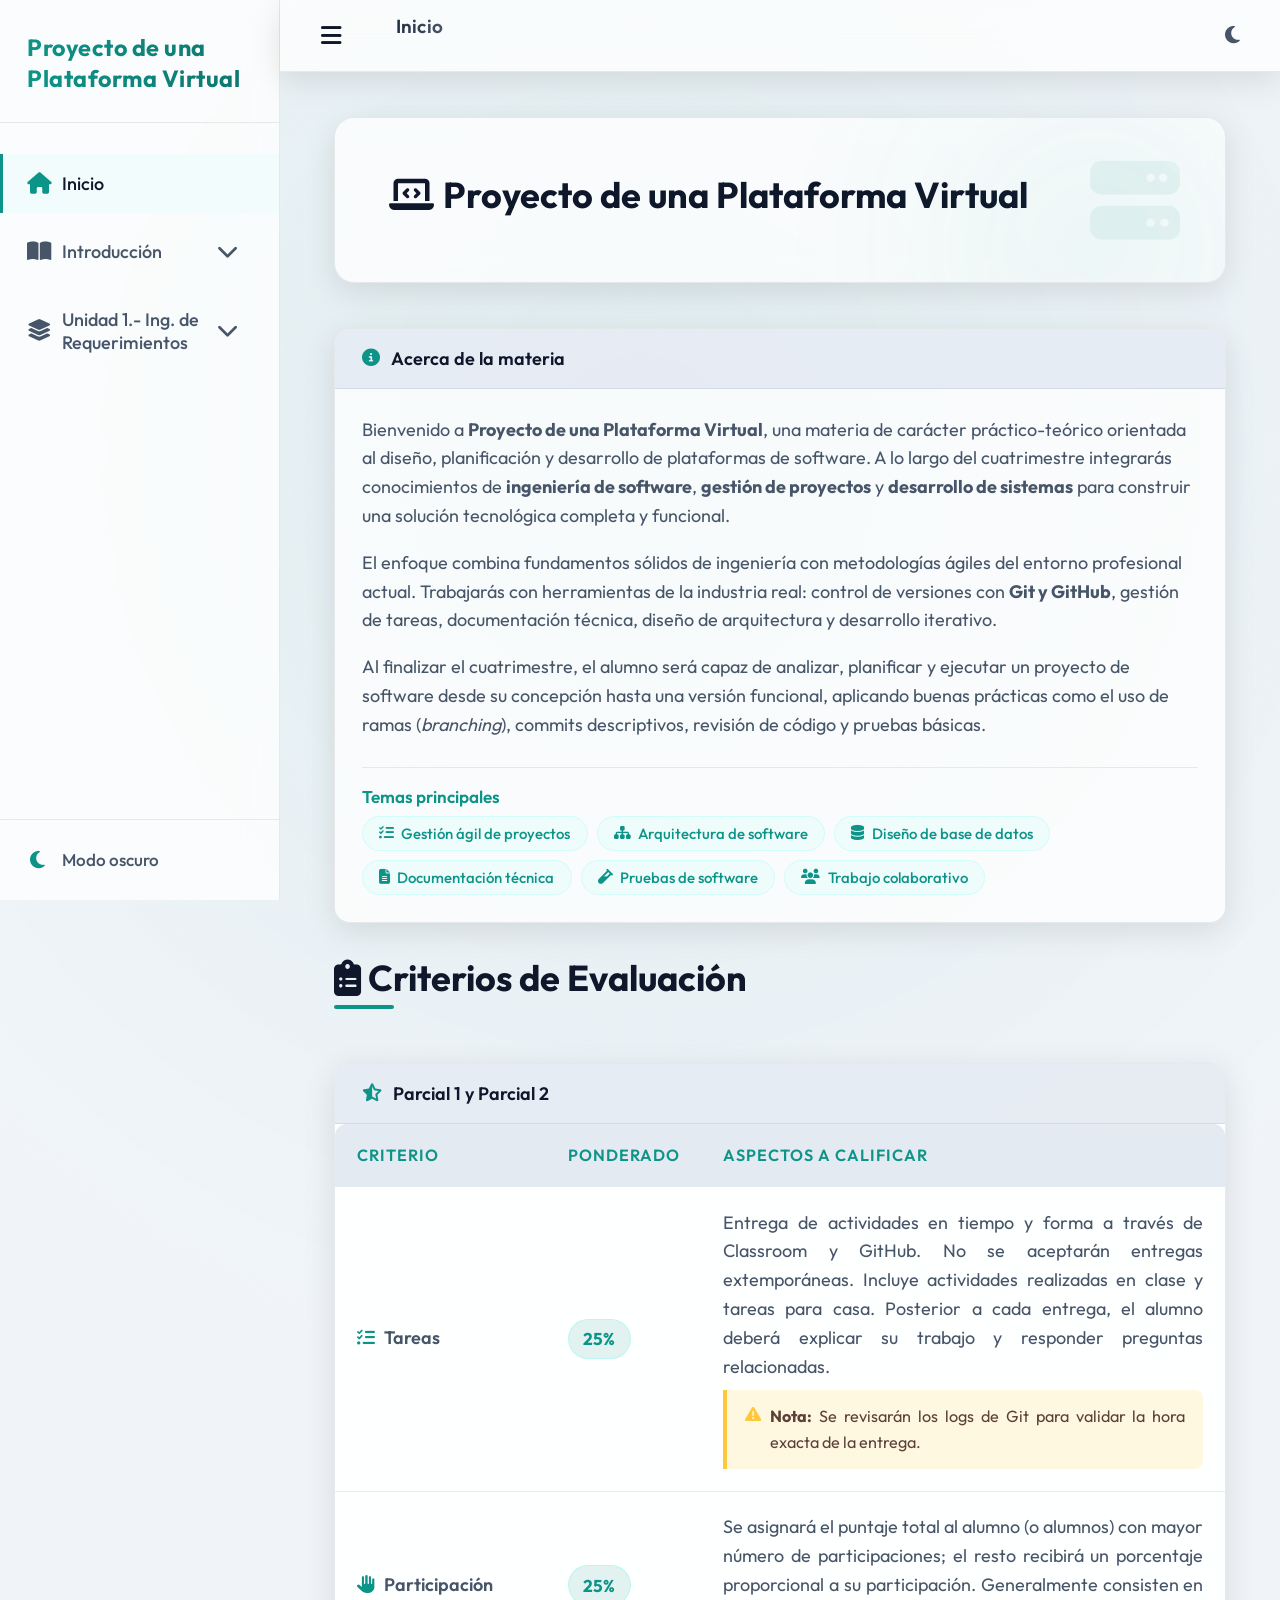
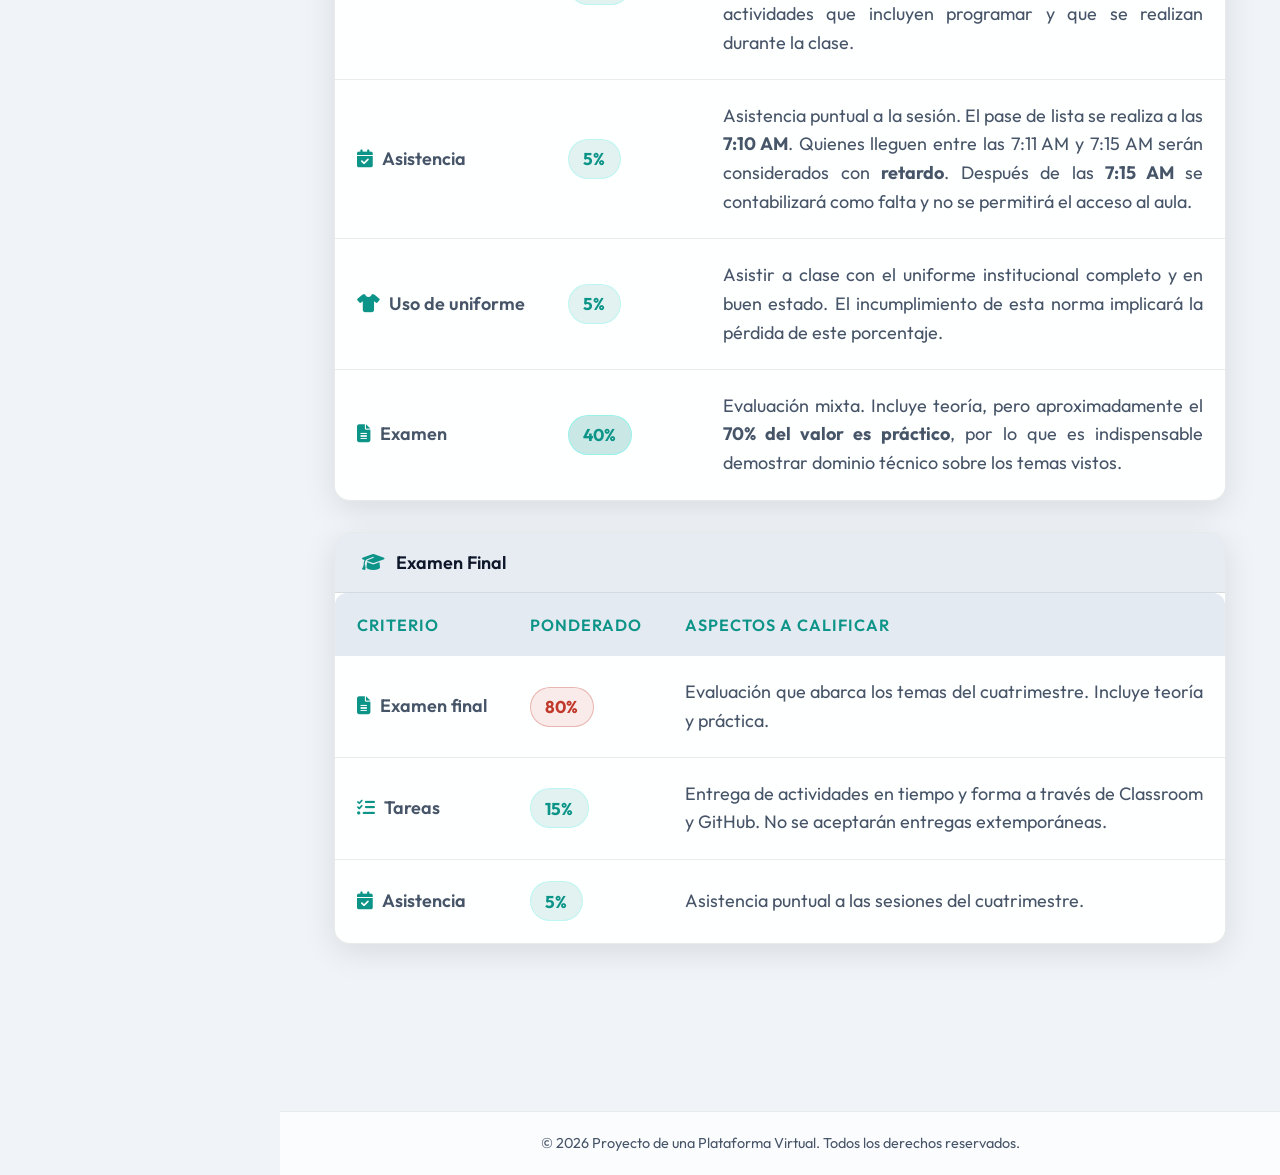
<file: index.html>
﻿<!DOCTYPE html>
<html lang="es" data-theme="dark">
<head>
  <meta charset="UTF-8" />
  <meta name="viewport" content="width=device-width, initial-scale=1.0" />
  <title>Inicio — Proyecto de una Plataforma Virtual</title>

  <link rel="stylesheet" href="https://cdnjs.cloudflare.com/ajax/libs/font-awesome/6.5.1/css/all.min.css" />
  <link rel="preconnect" href="https://fonts.googleapis.com" />
  <link rel="preconnect" href="https://fonts.gstatic.com" crossorigin />
  <link rel="stylesheet" href="https://fonts.googleapis.com/css2?family=Outfit:wght@300;400;500;600;700&display=swap" />
  <link rel="stylesheet" href="css/styles.css" />
</head>

<body>

  <div id="overlay"></div>

  <div class="app-container">

    <aside class="sidebar" id="sidebar"></aside>

    <div id="content">

      <header id="topbar" class="top-navbar"></header>

      <main class="page-content">

        <div class="page-hero">
          <i class="fas fa-server hero-icon"></i>
          <h1><i class="fas fa-laptop-code me-2"></i>Proyecto de una Plataforma Virtual</h1>
        </div>

        <div class="card">
          <div class="card-header">
            <i class="fas fa-info-circle"></i> Acerca de la materia
          </div>
          <div class="card-body">
            <div class="intro-text">
              <p>
                Bienvenido a <strong>Proyecto de una Plataforma Virtual</strong>, una materia de carácter
                práctico-teórico orientada al diseño, planificación y desarrollo de plataformas de software.
                A lo largo del cuatrimestre integrarás conocimientos de <strong>ingeniería de software</strong>,
                <strong>gestión de proyectos</strong> y <strong>desarrollo de sistemas</strong> para construir
                una solución tecnológica completa y funcional.
              </p>
              <p>
                El enfoque combina fundamentos sólidos de ingeniería con metodologías ágiles del entorno
                profesional actual. Trabajarás con herramientas de la industria real: control de versiones con
                <strong>Git y GitHub</strong>, gestión de tareas, documentación técnica, diseño de
                arquitectura y desarrollo iterativo.
              </p>
              <p>
                Al finalizar el cuatrimestre, el alumno será capaz de analizar, planificar y ejecutar un
                proyecto de software desde su concepción hasta una versión funcional, aplicando buenas
                prácticas como el uso de ramas (<em>branching</em>), commits descriptivos,
                revisión de código y pruebas básicas.
              </p>
            </div>

            <hr class="my-3" />
            <p class="section-label mb-2">Temas principales</p>
            <div class="topic-badges">
              <span class="topic-badge"><i class="fas fa-tasks"></i> Gestión ágil de proyectos</span>
              <span class="topic-badge"><i class="fas fa-sitemap"></i> Arquitectura de software</span>
              <span class="topic-badge"><i class="fas fa-database"></i> Diseño de base de datos</span>
              <span class="topic-badge"><i class="fas fa-file-alt"></i> Documentación técnica</span>
              <span class="topic-badge"><i class="fas fa-vial"></i> Pruebas de software</span>
              <span class="topic-badge"><i class="fas fa-users"></i> Trabajo colaborativo</span>
            </div>
          </div>
        </div>

        <h2 class="section-title section-mb">
          <i class="fas fa-clipboard-list"></i> Criterios de Evaluación
        </h2>

        <div class="card">
          <div class="card-header">
            <i class="fas fa-star-half-alt"></i> Parcial 1 y Parcial 2
          </div>
          <div class="card-body p-0">
            <div class="table-container" style="border:none;border-radius:0;box-shadow:none;padding:0;">
              <table class="eval-table">
                <thead>
                  <tr>
                    <th>Criterio</th>
                    <th>Ponderado</th>
                    <th>Aspectos a calificar</th>
                  </tr>
                </thead>
                <tbody>
                  <tr>
                    <td class="criterion-name"><i class="fas fa-tasks me-2 text-primary"></i>Tareas</td>
                    <td><span class="badge-pct">25%</span></td>
                    <td>
                      Entrega de actividades en tiempo y forma a través de Classroom y GitHub.
                      No se aceptarán entregas extemporáneas. Incluye actividades realizadas en clase
                      y tareas para casa. Posterior a cada entrega, el alumno deberá explicar su trabajo
                      y responder preguntas relacionadas.
                      <div class="note-box mt-2">
                        <i class="fas fa-exclamation-triangle"></i>
                        <span><strong>Nota:</strong> Se revisarán los logs de Git para validar la hora exacta de la entrega.</span>
                      </div>
                    </td>
                  </tr>
                  <tr>
                    <td class="criterion-name"><i class="fas fa-hand-paper me-2 text-primary"></i>Participación</td>
                    <td><span class="badge-pct">25%</span></td>
                    <td>
                      Se asignará el puntaje total al alumno (o alumnos) con mayor número de participaciones;
                      el resto recibirá un porcentaje proporcional a su participación. Generalmente consisten
                      en actividades que incluyen programar y que se realizan durante la clase.
                    </td>
                  </tr>
                  <tr>
                    <td class="criterion-name"><i class="fas fa-calendar-check me-2 text-primary"></i>Asistencia</td>
                    <td><span class="badge-pct">5%</span></td>
                    <td>
                      Asistencia puntual a la sesión. El pase de lista se realiza a las <strong>7:10 AM</strong>.
                      Quienes lleguen entre las 7:11 AM y 7:15 AM serán considerados con <strong>retardo</strong>.
                      Después de las <strong>7:15 AM</strong> se contabilizará como falta y
                      no se permitirá el acceso al aula.
                    </td>
                  </tr>
                  <tr>
                    <td class="criterion-name"><i class="fas fa-tshirt me-2 text-primary"></i>Uso de uniforme</td>
                    <td><span class="badge-pct">5%</span></td>
                    <td>
                      Asistir a clase con el uniforme institucional completo y en buen estado.
                      El incumplimiento de esta norma implicará la pérdida de este porcentaje.
                    </td>
                  </tr>
                  <tr>
                    <td class="criterion-name"><i class="fas fa-file-alt me-2 text-primary"></i>Examen</td>
                    <td><span class="badge-pct high">40%</span></td>
                    <td>
                      Evaluación mixta. Incluye teoría, pero aproximadamente el
                      <strong>70% del valor es práctico</strong>, por lo que es indispensable
                      demostrar dominio técnico sobre los temas vistos.
                    </td>
                  </tr>
                </tbody>
              </table>
            </div>
          </div>
        </div>

        <div class="card">
          <div class="card-header">
            <i class="fas fa-graduation-cap"></i> Examen Final
          </div>
          <div class="card-body p-0">
            <div class="table-container" style="border:none;border-radius:0;box-shadow:none;padding:0;">
              <table class="eval-table">
                <thead>
                  <tr>
                    <th>Criterio</th>
                    <th>Ponderado</th>
                    <th>Aspectos a calificar</th>
                  </tr>
                </thead>
                <tbody>
                  <tr>
                    <td class="criterion-name"><i class="fas fa-file-alt me-2 text-primary"></i>Examen final</td>
                    <td><span class="badge-pct top">80%</span></td>
                    <td>Evaluación que abarca los temas del cuatrimestre. Incluye teoría y práctica.</td>
                  </tr>
                  <tr>
                    <td class="criterion-name"><i class="fas fa-tasks me-2 text-primary"></i>Tareas</td>
                    <td><span class="badge-pct">15%</span></td>
                    <td>Entrega de actividades en tiempo y forma a través de Classroom y GitHub. No se aceptarán entregas extemporáneas.</td>
                  </tr>
                  <tr>
                    <td class="criterion-name"><i class="fas fa-calendar-check me-2 text-primary"></i>Asistencia</td>
                    <td><span class="badge-pct">5%</span></td>
                    <td>Asistencia puntual a las sesiones del cuatrimestre.</td>
                  </tr>
                </tbody>
              </table>
            </div>
          </div>
        </div>

      </main>

      <footer id="page-footer" class="page-footer"></footer>

    </div>
  </div>

  <script src="js/main.js"></script>
  <script>
    initPage({
      activePage : 'home',
      pageTitle  : 'Inicio',
      pageIcon   : 'fas fa-home',
      basePath   : ''
    });
  </script>
</body>
</html>
</file>
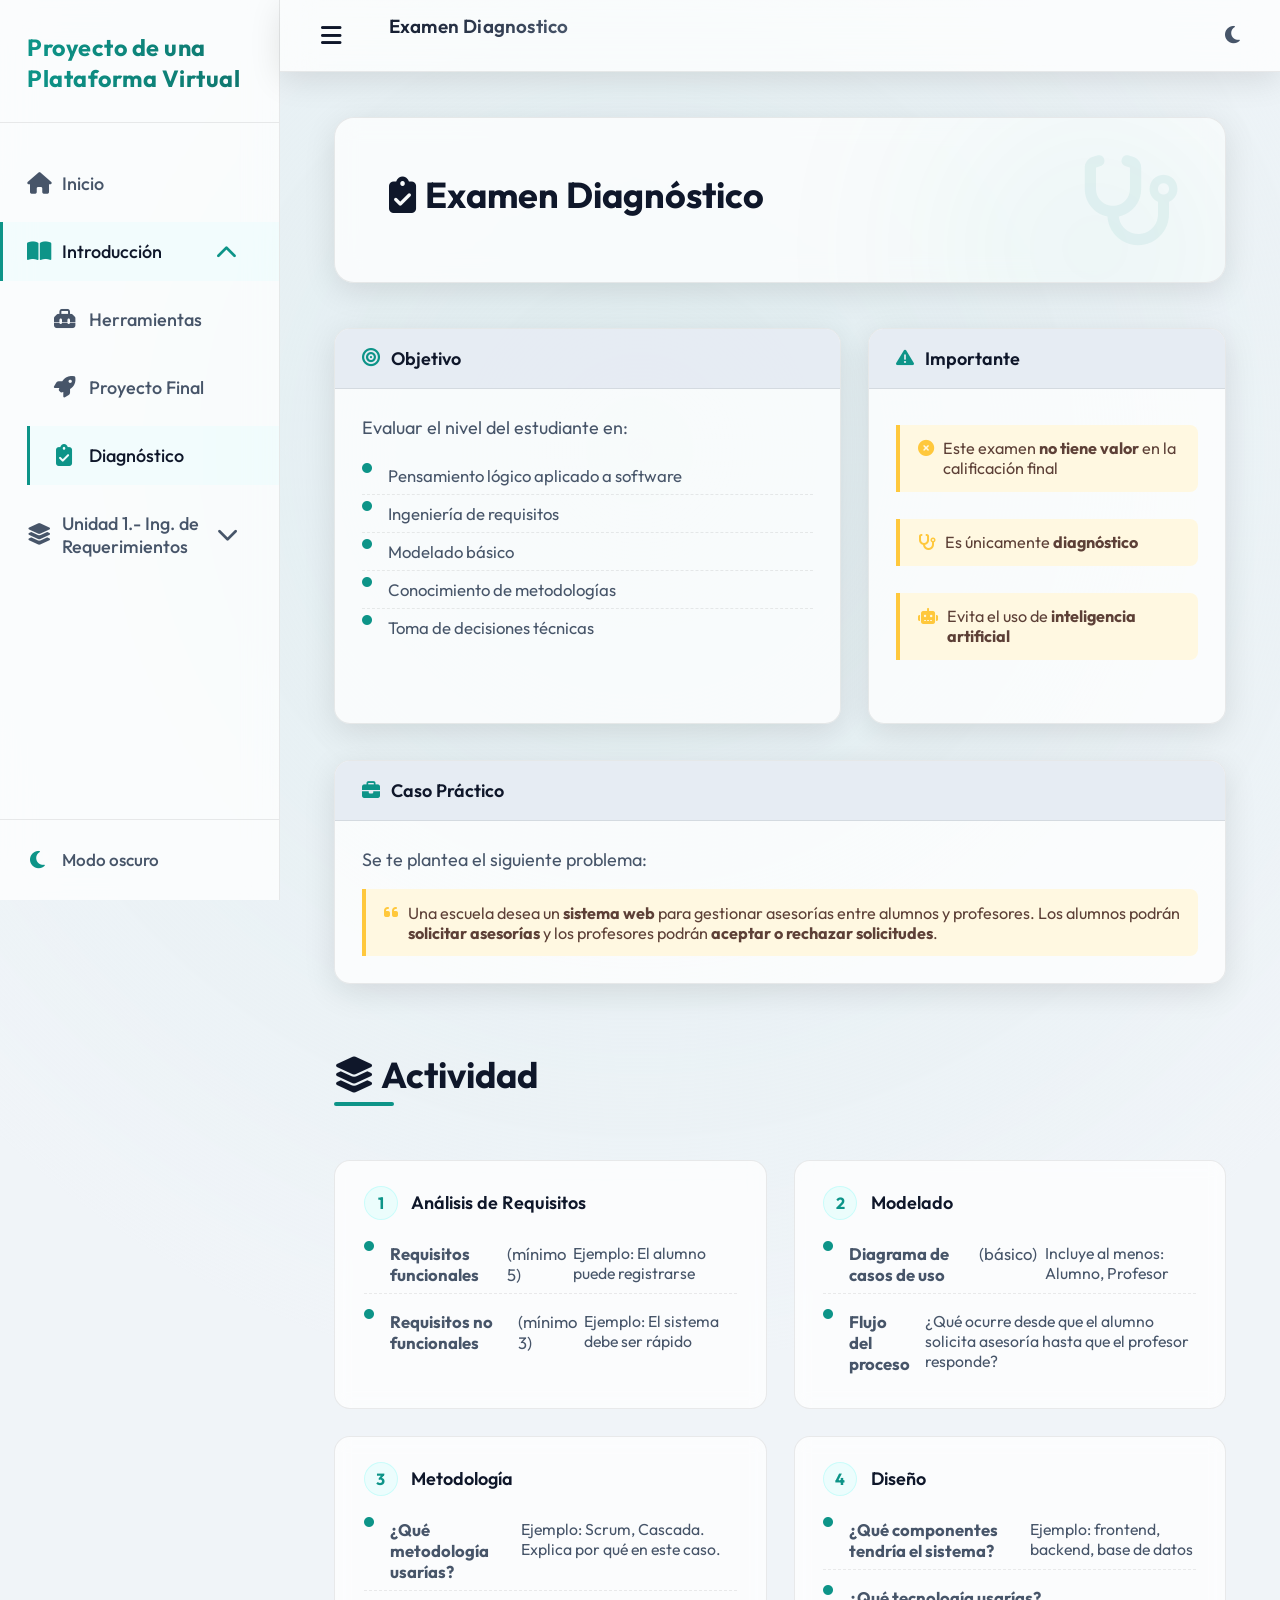
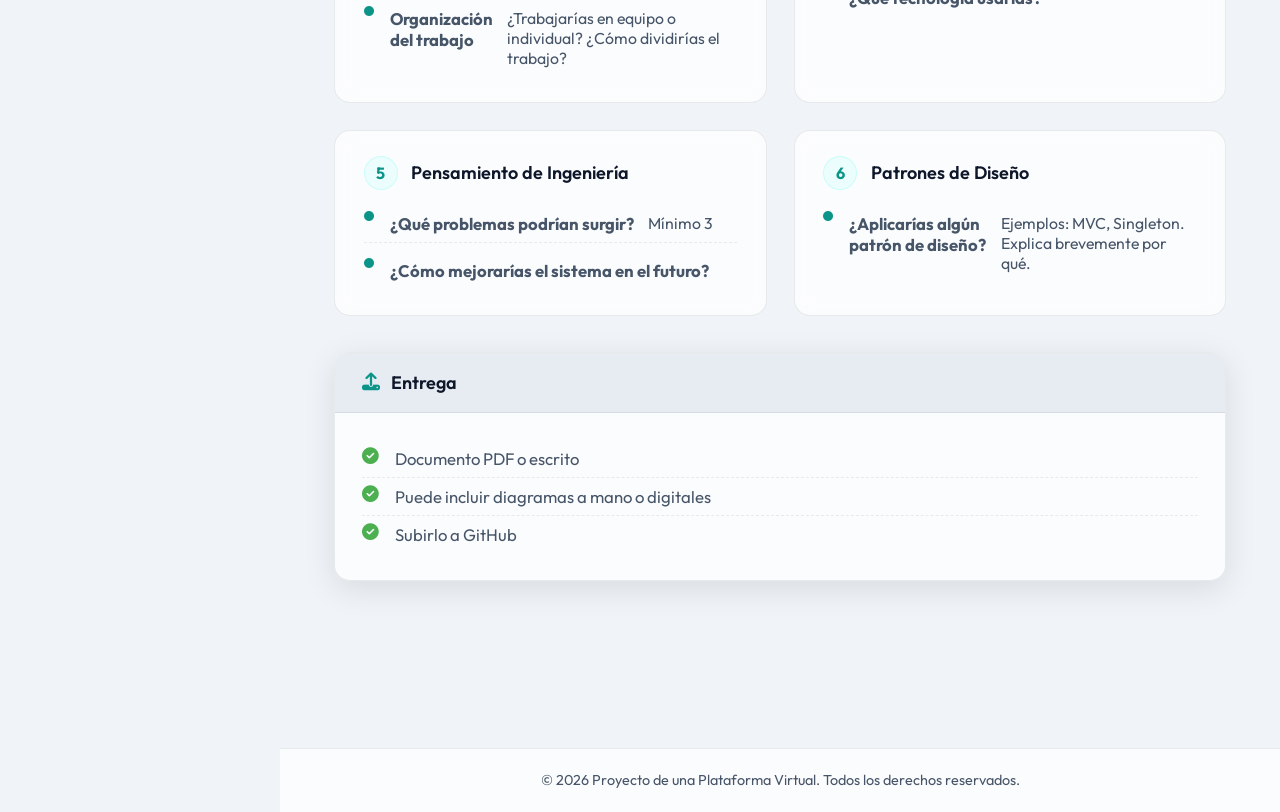
<file: pages/introduccion/examen-diagnostico/index.html>
﻿<!DOCTYPE html>
<html lang="es" data-theme="dark">
<head>
  <meta charset="UTF-8" />
  <meta name="viewport" content="width=device-width, initial-scale=1.0" />
  <title>Examen Diagnostico — PPV</title>
  <link rel="stylesheet" href="https://cdnjs.cloudflare.com/ajax/libs/font-awesome/6.5.1/css/all.min.css" />
  <link rel="preconnect" href="https://fonts.googleapis.com" />
  <link rel="preconnect" href="https://fonts.gstatic.com" crossorigin />
  <link rel="stylesheet" href="https://fonts.googleapis.com/css2?family=Outfit:wght@300;400;500;600;700&display=swap" />
  <link rel="stylesheet" href="../../../css/styles.css" />
</head>
<body>
  <div id="overlay"></div>
  <div class="app-container">
    <aside class="sidebar" id="sidebar"></aside>
    <div id="content">
      <header id="topbar" class="top-navbar"></header>
      <main class="page-content">

        <div class="page-hero">
          <i class="fas fa-stethoscope hero-icon"></i>
          <h1><i class="fas fa-clipboard-check me-2"></i>Examen Diagnóstico</h1>
        </div>

        <div class="row g-4">
          <div class="col-12 col-lg-7">
            <div class="card h-100">
              <div class="card-header"><i class="fas fa-bullseye"></i> Objetivo</div>
              <div class="card-body">
                <p class="mb-3 text-body-secondary">Evaluar el nivel del estudiante en:</p>
                <ul class="topic-list list-unstyled mb-3">
                  <li><i class="fas fa-circle fa-xs me-2 topic-dot"></i>Pensamiento lógico aplicado a software</li>
                  <li><i class="fas fa-circle fa-xs me-2 topic-dot"></i>Ingeniería de requisitos</li>
                  <li><i class="fas fa-circle fa-xs me-2 topic-dot"></i>Modelado básico</li>
                  <li><i class="fas fa-circle fa-xs me-2 topic-dot"></i>Conocimiento de metodologías</li>
                  <li><i class="fas fa-circle fa-xs me-2 topic-dot"></i>Toma de decisiones técnicas</li>
                </ul>
              </div>
            </div>
          </div>
          <div class="col-12 col-lg-5">
            <div class="card h-100">
              <div class="card-header"><i class="fas fa-exclamation-triangle"></i> Importante</div>
              <div class="card-body d-flex flex-column gap-3">
                <div class="note-box"><i class="fas fa-times-circle"></i><span>Este examen <strong>no tiene valor</strong> en la calificación final</span></div>
                <div class="note-box"><i class="fas fa-stethoscope"></i><span>Es únicamente <strong>diagnóstico</strong></span></div>
                <div class="note-box"><i class="fas fa-robot"></i><span>Evita el uso de <strong>inteligencia artificial</strong></span></div>
              </div>
            </div>
          </div>
        </div>

        <div class="card section-mt">
          <div class="card-header"><i class="fas fa-briefcase"></i> Caso Práctico</div>
          <div class="card-body">
            <p class="text-body-secondary mb-3">Se te plantea el siguiente problema:</p>
            <div class="note-box">
              <i class="fas fa-quote-left"></i>
              <span>
                Una escuela desea un <strong>sistema web</strong> para gestionar asesorías entre alumnos y profesores.
                Los alumnos podrán <strong>solicitar asesorías</strong> y los profesores podrán
                <strong>aceptar o rechazar solicitudes</strong>.
              </span>
            </div>
          </div>
        </div>

        <h2 class="section-title section-mt section-mb"><i class="fas fa-layer-group"></i> Actividad</h2>

        <div class="row g-4">
          <div class="col-12 col-md-6">
            <div class="diag-block">
              <div class="diag-header"><span class="block-num">1</span><h5>Análisis de Requisitos</h5></div>
              <ul class="topic-list list-unstyled mb-0">
                <li><i class="fas fa-circle fa-xs me-2 topic-dot"></i><strong>Requisitos funcionales</strong> (mínimo 5)<br /><span class="text-body-secondary small">Ejemplo: El alumno puede registrarse</span></li>
                <li class="mt-2"><i class="fas fa-circle fa-xs me-2 topic-dot"></i><strong>Requisitos no funcionales</strong> (mínimo 3)<br /><span class="text-body-secondary small">Ejemplo: El sistema debe ser rápido</span></li>
              </ul>
            </div>
          </div>
          <div class="col-12 col-md-6">
            <div class="diag-block">
              <div class="diag-header"><span class="block-num">2</span><h5>Modelado</h5></div>
              <ul class="topic-list list-unstyled mb-0">
                <li><i class="fas fa-circle fa-xs me-2 topic-dot"></i><strong>Diagrama de casos de uso</strong> (básico)<br /><span class="text-body-secondary small">Incluye al menos: Alumno, Profesor</span></li>
                <li class="mt-2"><i class="fas fa-circle fa-xs me-2 topic-dot"></i><strong>Flujo del proceso</strong><br /><span class="text-body-secondary small">¿Qué ocurre desde que el alumno solicita asesoría hasta que el profesor responde?</span></li>
              </ul>
            </div>
          </div>
          <div class="col-12 col-md-6">
            <div class="diag-block">
              <div class="diag-header"><span class="block-num">3</span><h5>Metodología</h5></div>
              <ul class="topic-list list-unstyled mb-0">
                <li><i class="fas fa-circle fa-xs me-2 topic-dot"></i><strong>¿Qué metodología usarías?</strong><br /><span class="text-body-secondary small">Ejemplo: Scrum, Cascada. Explica por qué en este caso.</span></li>
                <li class="mt-2"><i class="fas fa-circle fa-xs me-2 topic-dot"></i><strong>Organización del trabajo</strong><br /><span class="text-body-secondary small">¿Trabajarías en equipo o individual? ¿Cómo dividirías el trabajo?</span></li>
              </ul>
            </div>
          </div>
          <div class="col-12 col-md-6">
            <div class="diag-block">
              <div class="diag-header"><span class="block-num">4</span><h5>Diseño</h5></div>
              <ul class="topic-list list-unstyled mb-0">
                <li><i class="fas fa-circle fa-xs me-2 topic-dot"></i><strong>¿Qué componentes tendría el sistema?</strong><br /><span class="text-body-secondary small">Ejemplo: frontend, backend, base de datos</span></li>
                <li class="mt-2"><i class="fas fa-circle fa-xs me-2 topic-dot"></i><strong>¿Qué tecnología usarías?</strong></li>
              </ul>
            </div>
          </div>
          <div class="col-12 col-md-6">
            <div class="diag-block">
              <div class="diag-header"><span class="block-num">5</span><h5>Pensamiento de Ingeniería</h5></div>
              <ul class="topic-list list-unstyled mb-0">
                <li><i class="fas fa-circle fa-xs me-2 topic-dot"></i><strong>¿Qué problemas podrían surgir?</strong><br /><span class="text-body-secondary small">Mínimo 3</span></li>
                <li class="mt-2"><i class="fas fa-circle fa-xs me-2 topic-dot"></i><strong>¿Cómo mejorarías el sistema en el futuro?</strong></li>
              </ul>
            </div>
          </div>
          <div class="col-12 col-md-6">
            <div class="diag-block">
              <div class="diag-header"><span class="block-num">6</span><h5>Patrones de Diseño</h5></div>
              <ul class="topic-list list-unstyled mb-0">
                <li><i class="fas fa-circle fa-xs me-2 topic-dot"></i><strong>¿Aplicarías algún patrón de diseño?</strong><br /><span class="text-body-secondary small">Ejemplos: MVC, Singleton. Explica brevemente por qué.</span></li>
              </ul>
            </div>
          </div>
        </div>

        <div class="card section-mt">
          <div class="card-header"><i class="fas fa-upload"></i> Entrega</div>
          <div class="card-body">
            <ul class="topic-list list-unstyled mb-0">
              <li><i class="fas fa-check-circle text-success me-2"></i>Documento PDF o escrito</li>
              <li><i class="fas fa-check-circle text-success me-2"></i>Puede incluir diagramas a mano o digitales</li>
              <li><i class="fas fa-check-circle text-success me-2"></i>Subirlo a GitHub</li>
            </ul>
          </div>
        </div>

      </main>
      <footer id="page-footer" class="page-footer"></footer>
    </div>
  </div>

  <script src="../../../js/main.js"></script>
  <script>
    initPage({
      activePage : 'examen-diagnostico',
      pageTitle  : 'Examen Diagnostico',
      pageIcon   : 'fas fa-clipboard-check',
      basePath   : '../../../'
    });
  </script>
</body>
</html>
</file>
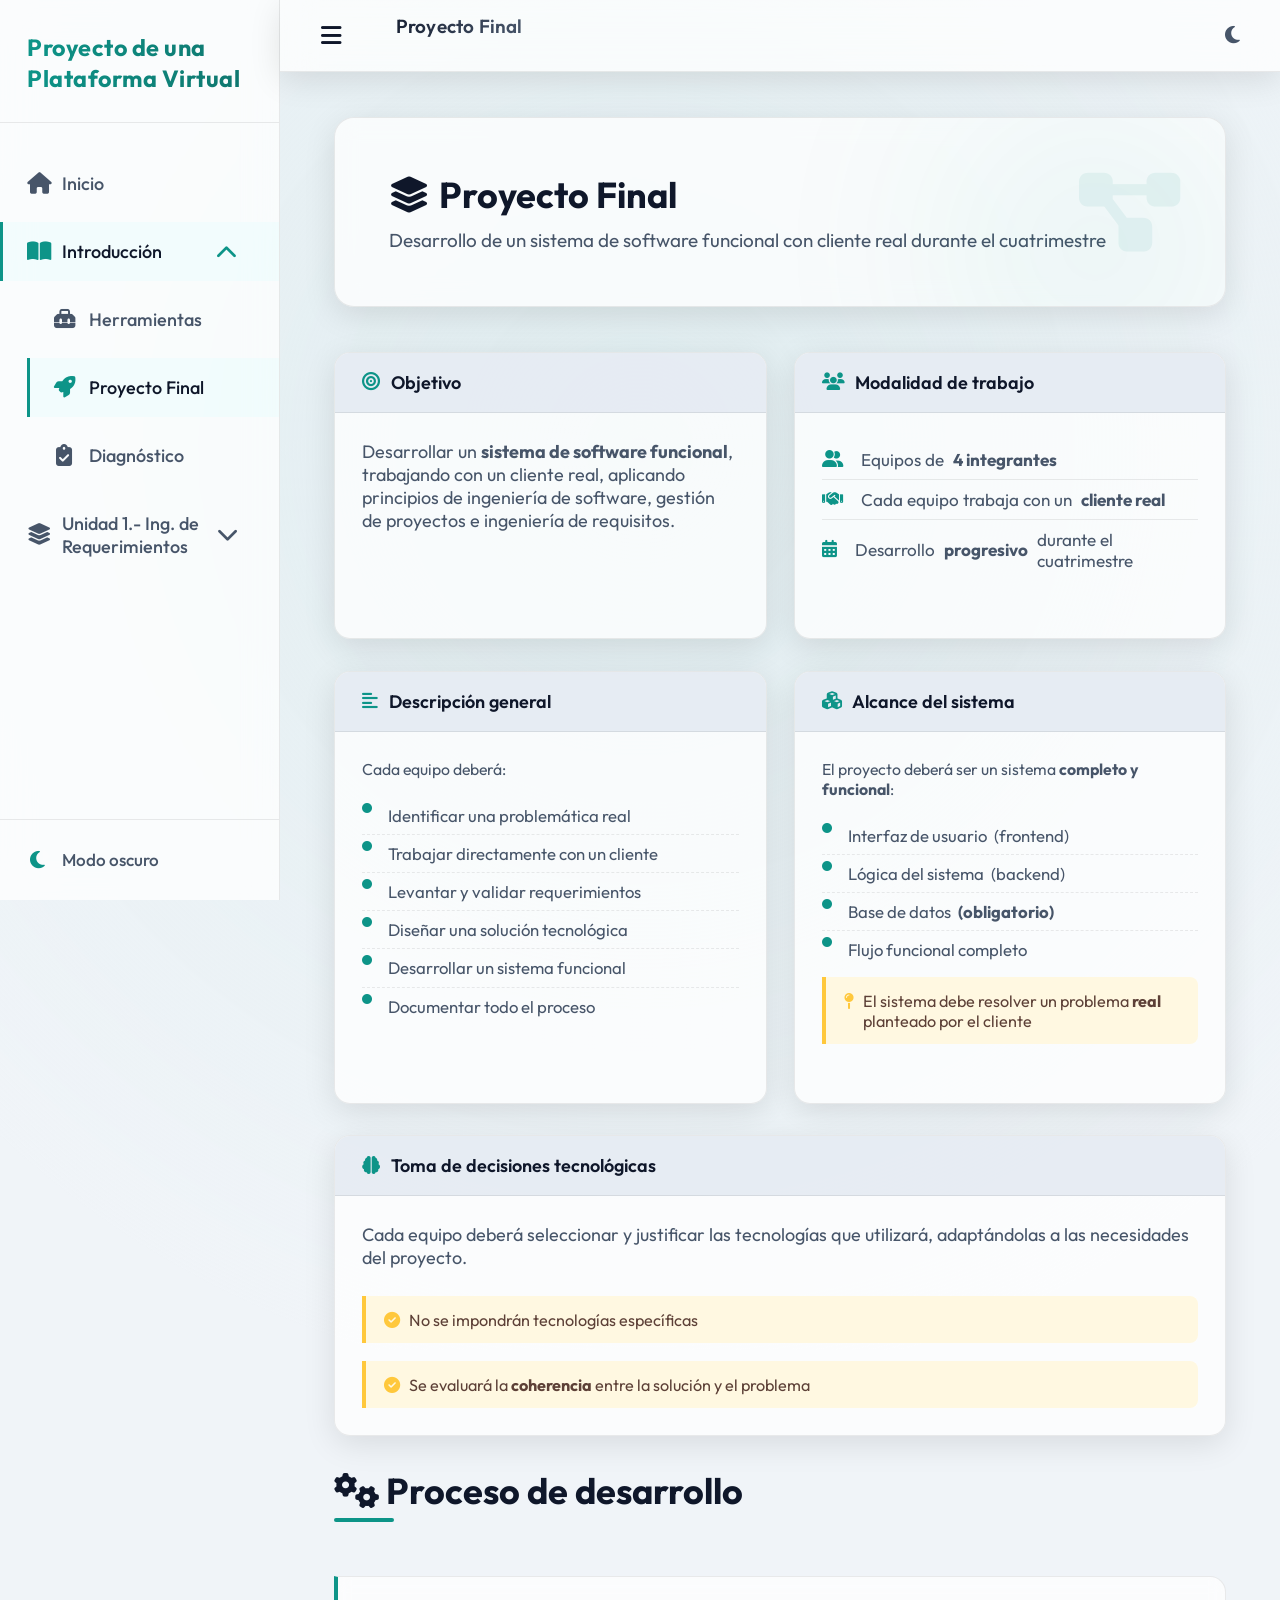
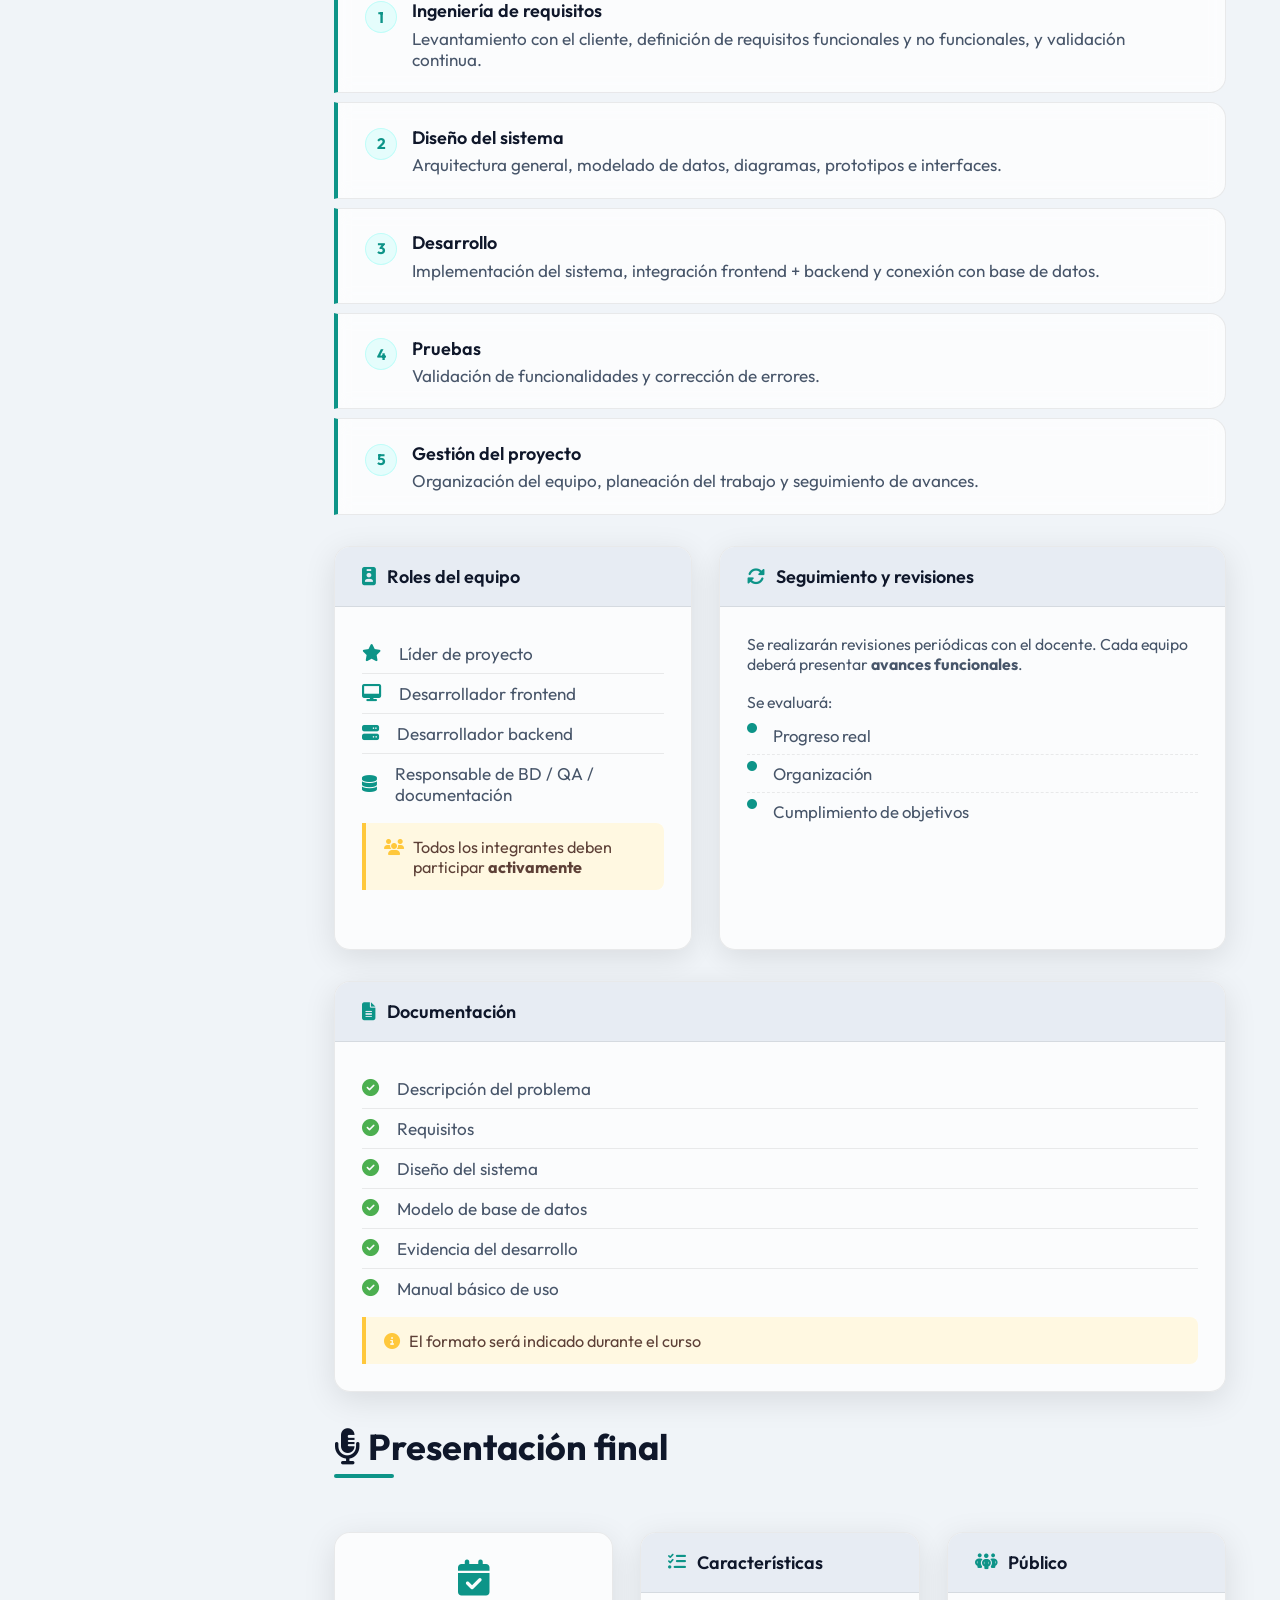
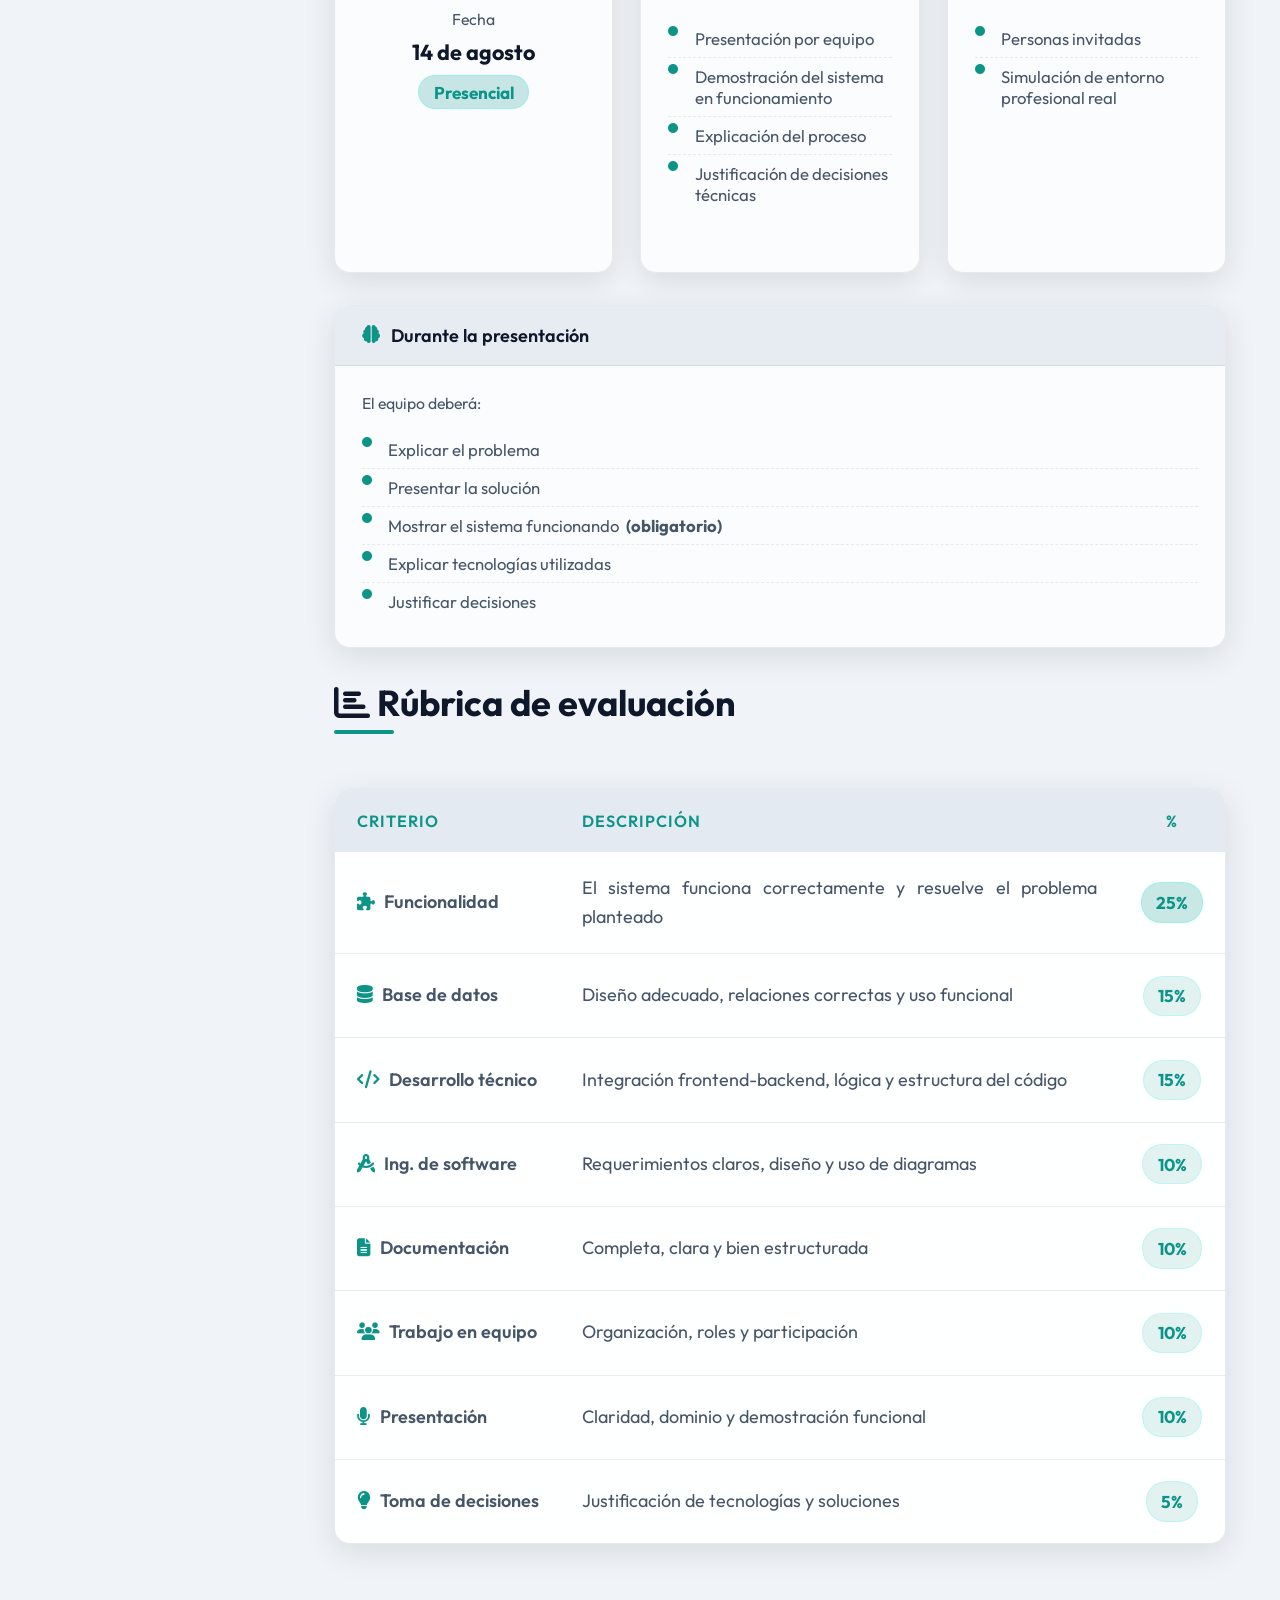
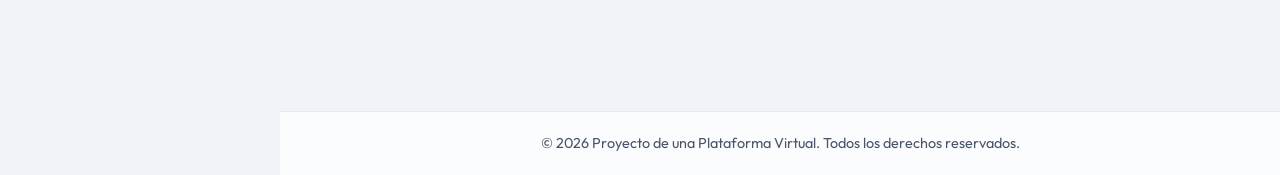
<file: pages/introduccion/proyecto-final/index.html>
﻿<!DOCTYPE html>
<html lang="es" data-theme="dark">
<head>
  <meta charset="UTF-8" />
  <meta name="viewport" content="width=device-width, initial-scale=1.0" />
  <title>Proyecto Final — PPV</title>
  <link rel="stylesheet" href="https://cdnjs.cloudflare.com/ajax/libs/font-awesome/6.5.1/css/all.min.css" />
  <link rel="preconnect" href="https://fonts.googleapis.com" />
  <link rel="preconnect" href="https://fonts.gstatic.com" crossorigin />
  <link rel="stylesheet" href="https://fonts.googleapis.com/css2?family=Outfit:wght@300;400;500;600;700&display=swap" />
  <link rel="stylesheet" href="../../../css/styles.css" />
</head>
<body>
  <div id="overlay"></div>
  <div class="app-container">
    <aside class="sidebar" id="sidebar"></aside>
    <div id="content">
      <header id="topbar" class="top-navbar"></header>
      <main class="page-content">

        <div class="page-hero">
          <i class="fas fa-project-diagram hero-icon"></i>
          <h1><i class="fas fa-layer-group me-2"></i>Proyecto Final</h1>
          <p class="subtitle">Desarrollo de un sistema de software funcional con cliente real durante el cuatrimestre</p>
        </div>

        <div class="row g-4 mb-4">
          <div class="col-12 col-lg-6">
            <div class="card h-100">
              <div class="card-header"><i class="fas fa-bullseye"></i> Objetivo</div>
              <div class="card-body">
                <p class="text-body-secondary mb-3">
                  Desarrollar un <strong>sistema de software funcional</strong>, trabajando con un cliente real,
                  aplicando principios de ingeniería de software, gestión de proyectos e ingeniería de requisitos.
                </p>
              </div>
            </div>
          </div>
          <div class="col-12 col-lg-6">
            <div class="card h-100">
              <div class="card-header"><i class="fas fa-users"></i> Modalidad de trabajo</div>
              <div class="card-body">
                <ul class="deliverable-list list-unstyled mb-0">
                  <li><i class="fas fa-user-friends me-2 text-primary"></i>Equipos de <strong>4 integrantes</strong></li>
                  <li><i class="fas fa-handshake me-2 text-primary"></i>Cada equipo trabaja con un <strong>cliente real</strong></li>
                  <li><i class="fas fa-calendar-alt me-2 text-primary"></i>Desarrollo <strong>progresivo</strong> durante el cuatrimestre</li>
                </ul>
              </div>
            </div>
          </div>
        </div>

        <div class="row g-4 mb-4">
          <div class="col-12 col-lg-6">
            <div class="card h-100">
              <div class="card-header"><i class="fas fa-align-left"></i> Descripción general</div>
              <div class="card-body">
                <p class="text-body-secondary small mb-3">Cada equipo deberá:</p>
                <ul class="topic-list list-unstyled mb-0">
                  <li><i class="fas fa-circle fa-xs me-2 topic-dot"></i>Identificar una problemática real</li>
                  <li><i class="fas fa-circle fa-xs me-2 topic-dot"></i>Trabajar directamente con un cliente</li>
                  <li><i class="fas fa-circle fa-xs me-2 topic-dot"></i>Levantar y validar requerimientos</li>
                  <li><i class="fas fa-circle fa-xs me-2 topic-dot"></i>Diseñar una solución tecnológica</li>
                  <li><i class="fas fa-circle fa-xs me-2 topic-dot"></i>Desarrollar un sistema funcional</li>
                  <li><i class="fas fa-circle fa-xs me-2 topic-dot"></i>Documentar todo el proceso</li>
                </ul>
              </div>
            </div>
          </div>
          <div class="col-12 col-lg-6">
            <div class="card h-100">
              <div class="card-header"><i class="fas fa-cubes"></i> Alcance del sistema</div>
              <div class="card-body">
                <p class="text-body-secondary small mb-3">El proyecto deberá ser un sistema <strong>completo y funcional</strong>:</p>
                <ul class="topic-list list-unstyled mb-2">
                  <li><i class="fas fa-circle fa-xs me-2 topic-dot"></i>Interfaz de usuario <span class="text-body-secondary">(frontend)</span></li>
                  <li><i class="fas fa-circle fa-xs me-2 topic-dot"></i>Lógica del sistema <span class="text-body-secondary">(backend)</span></li>
                  <li><i class="fas fa-circle fa-xs me-2 topic-dot"></i>Base de datos <strong>(obligatorio)</strong></li>
                  <li><i class="fas fa-circle fa-xs me-2 topic-dot"></i>Flujo funcional completo</li>
                </ul>
                <div class="note-box">
                  <i class="fas fa-map-pin"></i>
                  <span>El sistema debe resolver un problema <strong>real</strong> planteado por el cliente</span>
                </div>
              </div>
            </div>
          </div>
        </div>

        <div class="card mb-4">
          <div class="card-header"><i class="fas fa-brain"></i> Toma de decisiones tecnológicas</div>
          <div class="card-body">
            <p class="text-body-secondary mb-3">Cada equipo deberá seleccionar y justificar las tecnologías que utilizará, adaptándolas a las necesidades del proyecto.</p>
            <div class="d-flex flex-column gap-2">
              <div class="note-box"><i class="fas fa-check-circle"></i><span>No se impondrán tecnologías específicas</span></div>
              <div class="note-box"><i class="fas fa-check-circle"></i><span>Se evaluará la <strong>coherencia</strong> entre la solución y el problema</span></div>
            </div>
          </div>
        </div>

        <h2 class="section-title section-mb"><i class="fas fa-cogs"></i> Proceso de desarrollo</h2>

        <div class="d-flex flex-column gap-2 mb-4">
          <div class="phase-card"><span class="phase-num">1</span><div class="phase-body"><h5>Ingeniería de requisitos</h5><p>Levantamiento con el cliente, definición de requisitos funcionales y no funcionales, y validación continua.</p></div></div>
          <div class="phase-card"><span class="phase-num">2</span><div class="phase-body"><h5>Diseño del sistema</h5><p>Arquitectura general, modelado de datos, diagramas, prototipos e interfaces.</p></div></div>
          <div class="phase-card"><span class="phase-num">3</span><div class="phase-body"><h5>Desarrollo</h5><p>Implementación del sistema, integración frontend + backend y conexión con base de datos.</p></div></div>
          <div class="phase-card"><span class="phase-num">4</span><div class="phase-body"><h5>Pruebas</h5><p>Validación de funcionalidades y corrección de errores.</p></div></div>
          <div class="phase-card"><span class="phase-num">5</span><div class="phase-body"><h5>Gestión del proyecto</h5><p>Organización del equipo, planeación del trabajo y seguimiento de avances.</p></div></div>
        </div>

        <div class="row g-4 mb-4">
          <div class="col-12 col-lg-5">
            <div class="card h-100">
              <div class="card-header"><i class="fas fa-id-badge"></i> Roles del equipo</div>
              <div class="card-body">
                <ul class="deliverable-list list-unstyled mb-2">
                  <li><i class="fas fa-star me-2" style="color:var(--accent-primary)"></i>Líder de proyecto</li>
                  <li><i class="fas fa-desktop me-2 text-primary"></i>Desarrollador frontend</li>
                  <li><i class="fas fa-server me-2 text-primary"></i>Desarrollador backend</li>
                  <li><i class="fas fa-database me-2 text-primary"></i>Responsable de BD / QA / documentación</li>
                </ul>
                <div class="note-box"><i class="fas fa-users"></i><span>Todos los integrantes deben participar <strong>activamente</strong></span></div>
              </div>
            </div>
          </div>
          <div class="col-12 col-lg-7">
            <div class="card h-100">
              <div class="card-header"><i class="fas fa-sync-alt"></i> Seguimiento y revisiones</div>
              <div class="card-body">
                <p class="text-body-secondary small mb-3">Se realizarán revisiones periódicas con el docente. Cada equipo deberá presentar <strong>avances funcionales</strong>.</p>
                <p class="text-body-secondary small mb-1">Se evaluará:</p>
                <ul class="topic-list list-unstyled mb-0">
                  <li><i class="fas fa-circle fa-xs me-2 topic-dot"></i>Progreso real</li>
                  <li><i class="fas fa-circle fa-xs me-2 topic-dot"></i>Organización</li>
                  <li><i class="fas fa-circle fa-xs me-2 topic-dot"></i>Cumplimiento de objetivos</li>
                </ul>
              </div>
            </div>
          </div>
        </div>

        <div class="card mb-4">
          <div class="card-header"><i class="fas fa-file-alt"></i> Documentación</div>
          <div class="card-body">
            <ul class="deliverable-list list-unstyled mb-2">
              <li><i class="fas fa-check-circle text-success me-2"></i>Descripción del problema</li>
              <li><i class="fas fa-check-circle text-success me-2"></i>Requisitos</li>
              <li><i class="fas fa-check-circle text-success me-2"></i>Diseño del sistema</li>
              <li><i class="fas fa-check-circle text-success me-2"></i>Modelo de base de datos</li>
              <li><i class="fas fa-check-circle text-success me-2"></i>Evidencia del desarrollo</li>
              <li><i class="fas fa-check-circle text-success me-2"></i>Manual básico de uso</li>
            </ul>
            <div class="note-box"><i class="fas fa-info-circle"></i><span>El formato será indicado durante el curso</span></div>
          </div>
        </div>

        <h2 class="section-title section-mb"><i class="fas fa-microphone-alt"></i> Presentación final</h2>

        <div class="row g-4 mb-4">
          <div class="col-12 col-md-4">
            <div class="card h-100 text-center">
              <div class="card-body d-flex flex-column align-items-center justify-content-center gap-2 py-4">
                <i class="fas fa-calendar-check fa-2x mb-1 text-primary"></i>
                <span class="text-body-secondary small">Fecha</span>
                <strong style="font-size:1.2rem">14 de agosto</strong>
                <span class="badge-pct high">Presencial</span>
              </div>
            </div>
          </div>
          <div class="col-12 col-md-4">
            <div class="card h-100">
              <div class="card-header"><i class="fas fa-list-check"></i> Características</div>
              <div class="card-body">
                <ul class="topic-list list-unstyled mb-0">
                  <li><i class="fas fa-circle fa-xs me-2 topic-dot"></i>Presentación por equipo</li>
                  <li><i class="fas fa-circle fa-xs me-2 topic-dot"></i>Demostración del sistema en funcionamiento</li>
                  <li><i class="fas fa-circle fa-xs me-2 topic-dot"></i>Explicación del proceso</li>
                  <li><i class="fas fa-circle fa-xs me-2 topic-dot"></i>Justificación de decisiones técnicas</li>
                </ul>
              </div>
            </div>
          </div>
          <div class="col-12 col-md-4">
            <div class="card h-100">
              <div class="card-header"><i class="fas fa-people-group"></i> Público</div>
              <div class="card-body">
                <ul class="topic-list list-unstyled mb-0">
                  <li><i class="fas fa-circle fa-xs me-2 topic-dot"></i>Personas invitadas</li>
                  <li><i class="fas fa-circle fa-xs me-2 topic-dot"></i>Simulación de entorno profesional real</li>
                </ul>
              </div>
            </div>
          </div>
        </div>

        <div class="card mb-4">
          <div class="card-header"><i class="fas fa-brain"></i> Durante la presentación</div>
          <div class="card-body">
            <p class="text-body-secondary small mb-3">El equipo deberá:</p>
            <ul class="topic-list list-unstyled mb-0">
              <li><i class="fas fa-circle fa-xs me-2 topic-dot"></i>Explicar el problema</li>
              <li><i class="fas fa-circle fa-xs me-2 topic-dot"></i>Presentar la solución</li>
              <li><i class="fas fa-circle fa-xs me-2 topic-dot"></i>Mostrar el sistema funcionando <strong>(obligatorio)</strong></li>
              <li><i class="fas fa-circle fa-xs me-2 topic-dot"></i>Explicar tecnologías utilizadas</li>
              <li><i class="fas fa-circle fa-xs me-2 topic-dot"></i>Justificar decisiones</li>
            </ul>
          </div>
        </div>

        <h2 class="section-title section-mb"><i class="fas fa-chart-bar"></i> Rúbrica de evaluación</h2>

        <div class="card mb-4">
          <div class="card-body p-0">
            <div class="table-container" style="border:none;border-radius:0;box-shadow:none;padding:0;">
              <table class="eval-table">
                <thead>
                  <tr><th>Criterio</th><th>Descripción</th><th style="text-align:center">%</th></tr>
                </thead>
                <tbody>
                  <tr><td class="criterion-name"><i class="fas fa-puzzle-piece me-2 text-primary"></i>Funcionalidad</td><td>El sistema funciona correctamente y resuelve el problema planteado</td><td style="text-align:center"><span class="badge-pct high">25%</span></td></tr>
                  <tr><td class="criterion-name"><i class="fas fa-database me-2 text-primary"></i>Base de datos</td><td>Diseño adecuado, relaciones correctas y uso funcional</td><td style="text-align:center"><span class="badge-pct">15%</span></td></tr>
                  <tr><td class="criterion-name"><i class="fas fa-code me-2 text-primary"></i>Desarrollo técnico</td><td>Integración frontend-backend, lógica y estructura del código</td><td style="text-align:center"><span class="badge-pct">15%</span></td></tr>
                  <tr><td class="criterion-name"><i class="fas fa-drafting-compass me-2 text-primary"></i>Ing. de software</td><td>Requerimientos claros, diseño y uso de diagramas</td><td style="text-align:center"><span class="badge-pct">10%</span></td></tr>
                  <tr><td class="criterion-name"><i class="fas fa-file-alt me-2 text-primary"></i>Documentación</td><td>Completa, clara y bien estructurada</td><td style="text-align:center"><span class="badge-pct">10%</span></td></tr>
                  <tr><td class="criterion-name"><i class="fas fa-users me-2 text-primary"></i>Trabajo en equipo</td><td>Organización, roles y participación</td><td style="text-align:center"><span class="badge-pct">10%</span></td></tr>
                  <tr><td class="criterion-name"><i class="fas fa-microphone me-2 text-primary"></i>Presentación</td><td>Claridad, dominio y demostración funcional</td><td style="text-align:center"><span class="badge-pct">10%</span></td></tr>
                  <tr><td class="criterion-name"><i class="fas fa-lightbulb me-2 text-primary"></i>Toma de decisiones</td><td>Justificación de tecnologías y soluciones</td><td style="text-align:center"><span class="badge-pct">5%</span></td></tr>
                </tbody>
              </table>
            </div>
          </div>
        </div>

      </main>
      <footer id="page-footer" class="page-footer"></footer>
    </div>
  </div>

  <script src="../../../js/main.js"></script>
  <script>
    initPage({
      activePage : 'proyecto-final',
      pageTitle  : 'Proyecto Final',
      pageIcon   : 'fas fa-layer-group',
      basePath   : '../../../'
    });
  </script>
</body>
</html>
</file>
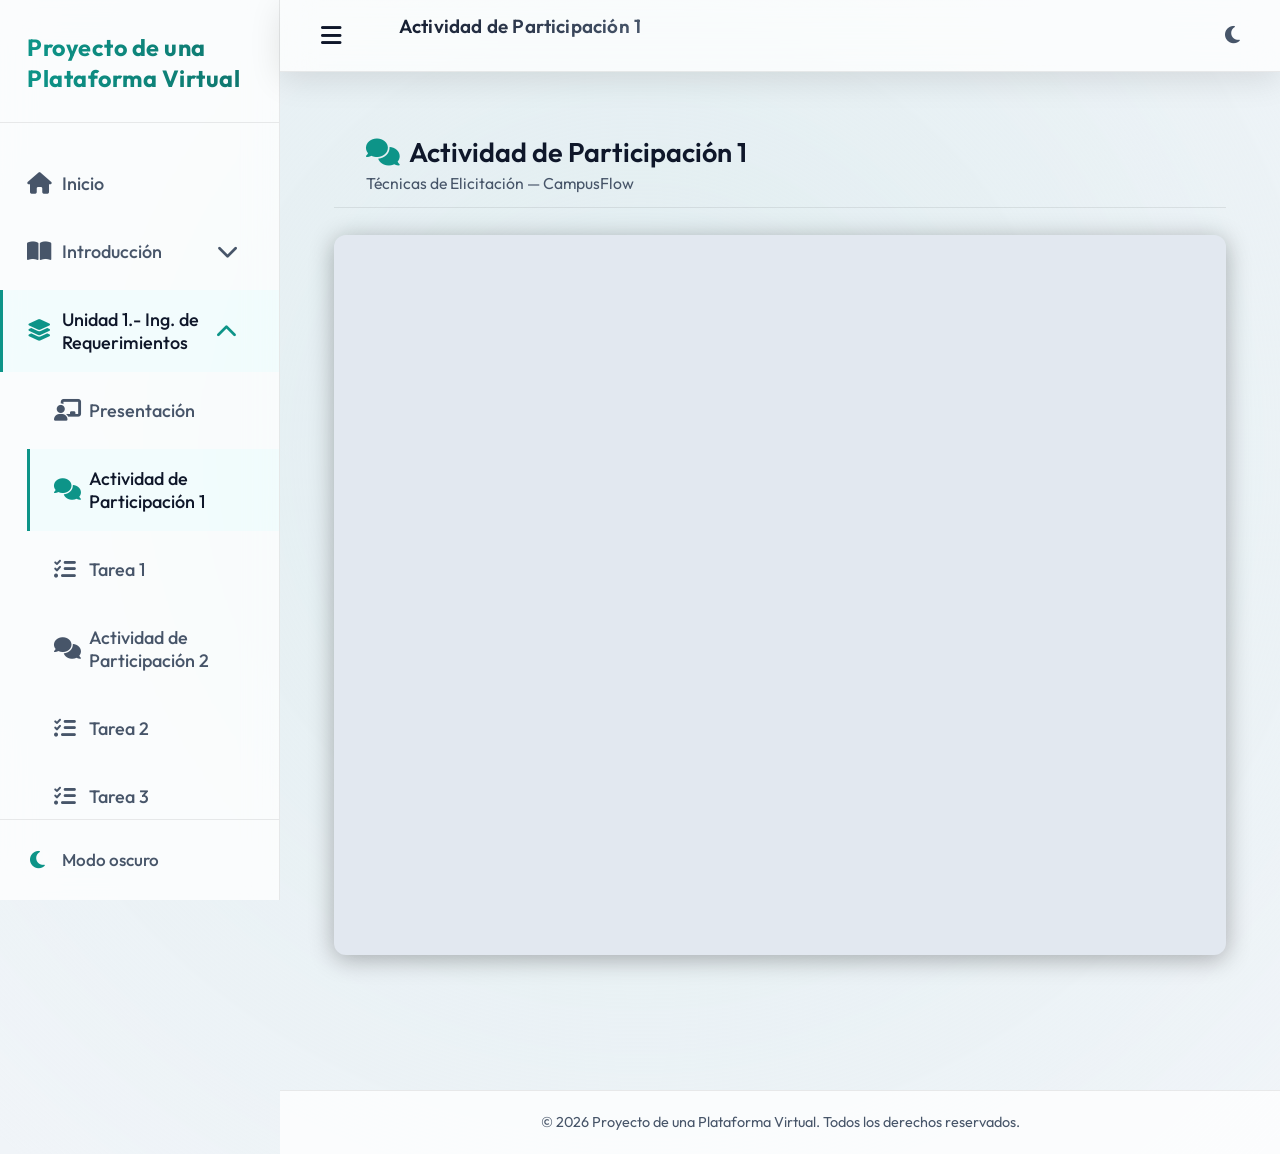
<file: pages/unidad1/actividad-participacion-1/index.html>
<!DOCTYPE html>
<html lang="es" data-theme="dark">
<head>
  <meta charset="UTF-8" />
  <meta name="viewport" content="width=device-width, initial-scale=1.0" />
  <title>Actividad de Participación 1 — PPV</title>
  <link rel="stylesheet" href="https://cdnjs.cloudflare.com/ajax/libs/font-awesome/6.5.1/css/all.min.css" />
  <link rel="preconnect" href="https://fonts.googleapis.com" />
  <link rel="preconnect" href="https://fonts.gstatic.com" crossorigin />
  <link rel="stylesheet" href="https://fonts.googleapis.com/css2?family=Outfit:wght@300;400;500;600;700&display=swap" />
  <link rel="stylesheet" href="../../../css/styles.css" />
</head>
<body>
  <div id="overlay"></div>
  <div class="app-container">
    <aside class="sidebar" id="sidebar"></aside>
    <div id="content">
      <header id="topbar" class="top-navbar"></header>
      <main class="page-content">

        <div class="pdf-title-bar">
          <h1><i class="fas fa-comments me-2" style="color:var(--accent-primary)"></i>Actividad de Participación 1</h1>
          <p>Técnicas de Elicitación — CampusFlow</p>
        </div>

        <div class="pdf-embed-container">
          <iframe
            src="./Actividad por participación 1 - Técnicas de elicitación.pdf"
            title="Actividad de Participación 1 — Técnicas de Elicitación">
          </iframe>
        </div>

      </main>
      <footer id="page-footer" class="page-footer"></footer>
    </div>
  </div>

  <script src="../../../js/main.js"></script>
  <script>
    initPage({
      basePath:  '../../../',
      activePage: 'actividad-participacion-1',
      pageTitle: 'Actividad de Participación 1',
      pageIcon:  'fas fa-comments'
    });
  </script>
</body>
</html>
</file>
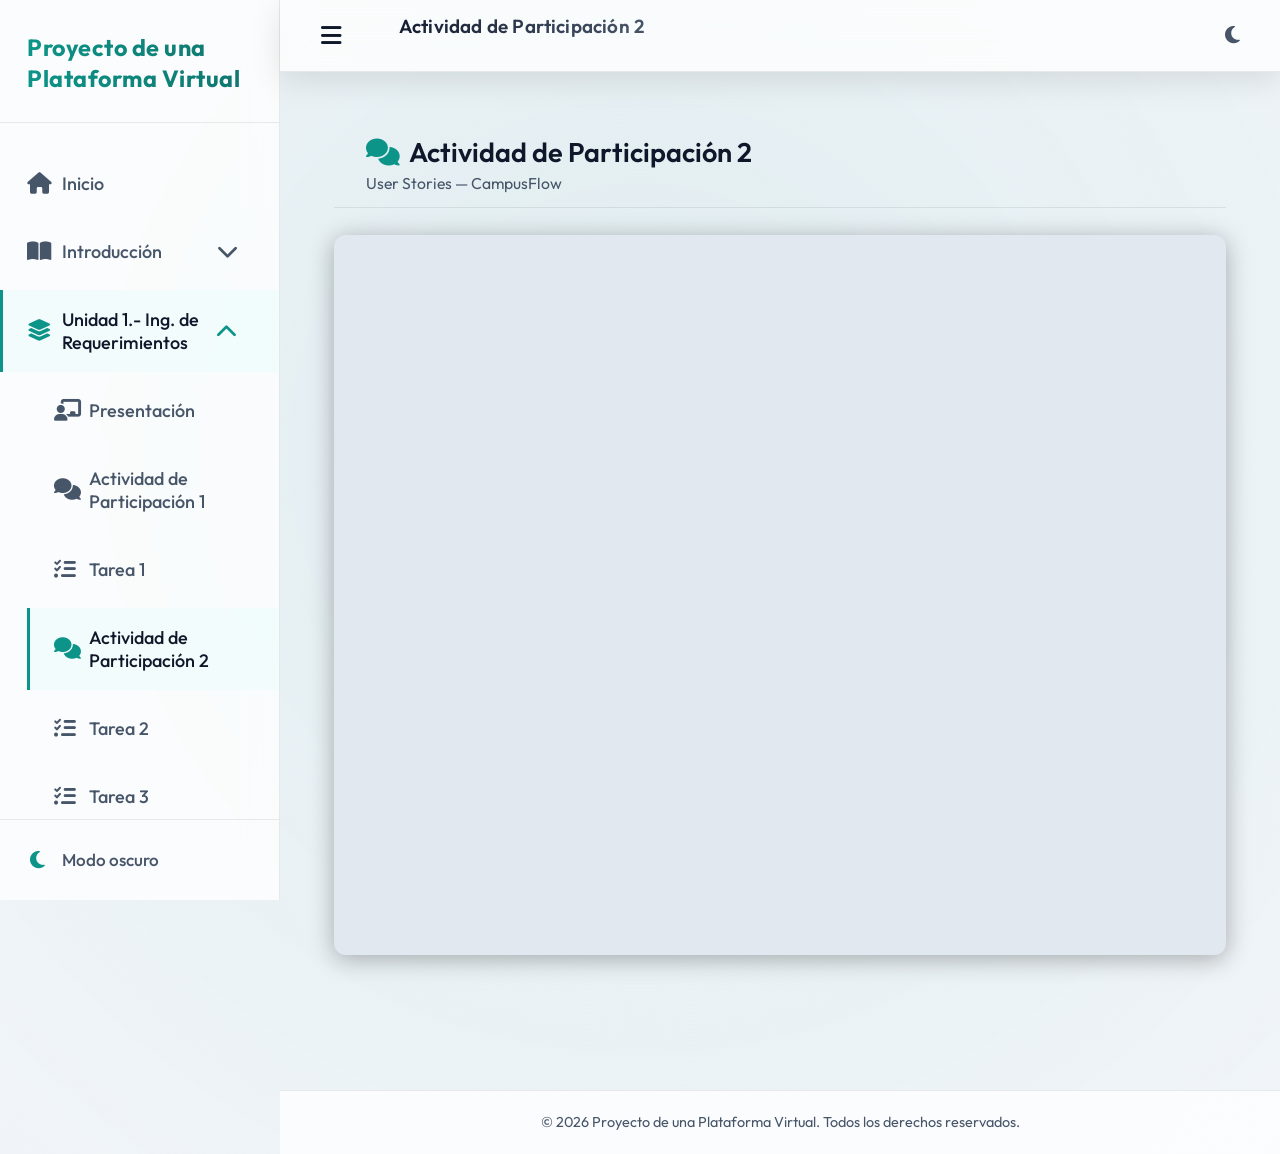
<file: pages/unidad1/actividad-participacion-2/index.html>
<!DOCTYPE html>
<html lang="es" data-theme="dark">
<head>
  <meta charset="UTF-8" />
  <meta name="viewport" content="width=device-width, initial-scale=1.0" />
  <title>Actividad de Participación 2 — CampusFlow</title>
  <link rel="stylesheet" href="https://cdnjs.cloudflare.com/ajax/libs/font-awesome/6.5.1/css/all.min.css" />
  <link rel="preconnect" href="https://fonts.googleapis.com" />
  <link rel="preconnect" href="https://fonts.gstatic.com" crossorigin />
  <link rel="stylesheet" href="https://fonts.googleapis.com/css2?family=Outfit:wght@300;400;500;600;700&display=swap" />
  <link rel="stylesheet" href="../../../css/styles.css" />
</head>
<body>
  <div id="overlay"></div>
  <div class="app-container">
    <aside class="sidebar" id="sidebar"></aside>
    <div id="content">
      <header id="topbar" class="top-navbar"></header>
      <main class="page-content">

        <div class="pdf-title-bar">
          <h1><i class="fas fa-comments me-2" style="color:var(--accent-primary)"></i>Actividad de Participación 2</h1>
          <p>User Stories — CampusFlow</p>
        </div>

        <div class="pdf-embed-container">
          <iframe
            src="./Actividad por participación 2 - User Stories.pdf"
            title="Actividad de Participación 2 — User Stories">
          </iframe>
        </div>

      </main>
      <footer id="page-footer" class="page-footer"></footer>
    </div>
  </div>

  <script src="../../../js/main.js"></script>
  <script>
    initPage({
      basePath:  '../../../',
      activePage: 'actividad-participacion-2',
      pageTitle: 'Actividad de Participación 2',
      pageIcon:  'fas fa-comments'
    });
  </script>
</body>
</html>
</file>
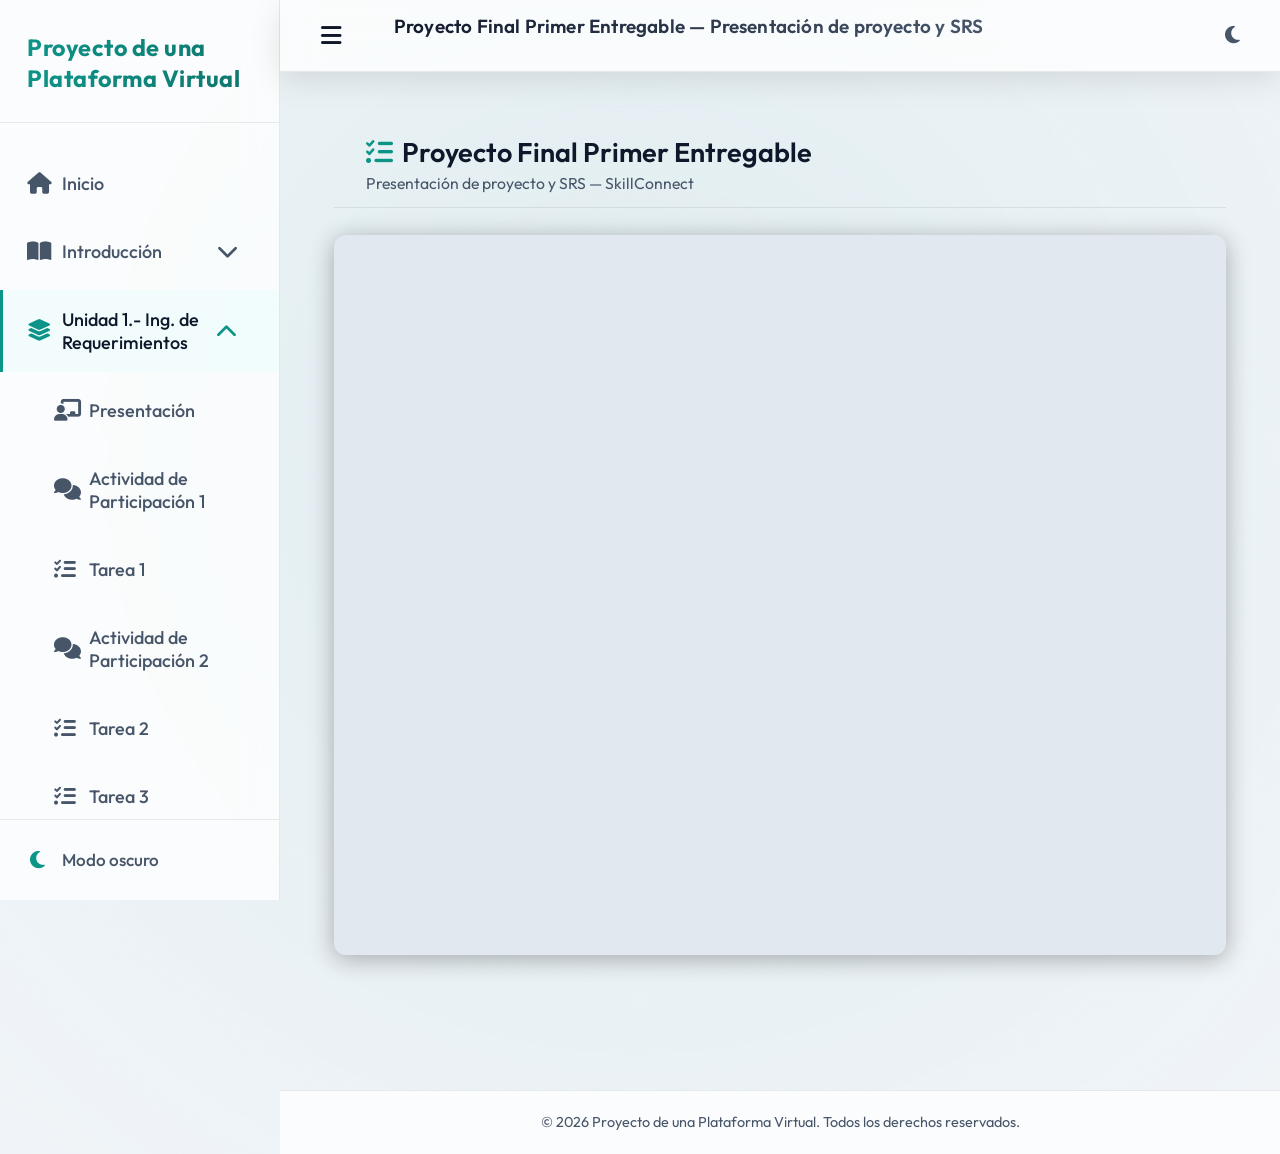
<file: pages/unidad1/entregable-1/index.html>
<!DOCTYPE html>
<html lang="es" data-theme="dark">
<head>
  <meta charset="UTF-8" />
  <meta name="viewport" content="width=device-width, initial-scale=1.0" />
  <title>Proyecto Final Primer Entregable — Presentación de proyecto y SRS</title>
  <link rel="stylesheet" href="https://cdnjs.cloudflare.com/ajax/libs/font-awesome/6.5.1/css/all.min.css" />
  <link rel="preconnect" href="https://fonts.googleapis.com" />
  <link rel="preconnect" href="https://fonts.gstatic.com" crossorigin />
  <link rel="stylesheet" href="https://fonts.googleapis.com/css2?family=Outfit:wght@300;400;500;600;700&display=swap" />
  <link rel="stylesheet" href="../../../css/styles.css" />
</head>
<body>
  <div id="overlay"></div>
  <div class="app-container">
    <aside class="sidebar" id="sidebar"></aside>
    <div id="content">
      <header id="topbar" class="top-navbar"></header>
      <main class="page-content">

        <div class="pdf-title-bar">
          <h1><i class="fas fa-tasks me-2" style="color:var(--accent-primary)"></i>Proyecto Final Primer Entregable</h1>
          <p>Presentación de proyecto y SRS — SkillConnect</p>
        </div>

        <div class="pdf-embed-container">
          <iframe
            src="./Proyecto Final Primer Entregable - Presentación de proyecto y SRS.docx.pdf"
            title="Proyecto Final Primer Entregable — Presentación de proyecto y SRS">
          </iframe>
        </div>

      </main>
      <footer id="page-footer" class="page-footer"></footer>
    </div>
  </div>

  <script src="../../../js/main.js"></script>
  <script>
    initPage({
      basePath:  '../../../',
      activePage: 'entregable-1',
      pageTitle: 'Proyecto Final Primer Entregable — Presentación de proyecto y SRS',
      pageIcon:  'fas fa-tasks'
    });
  </script>
</body>
</html>
</file>
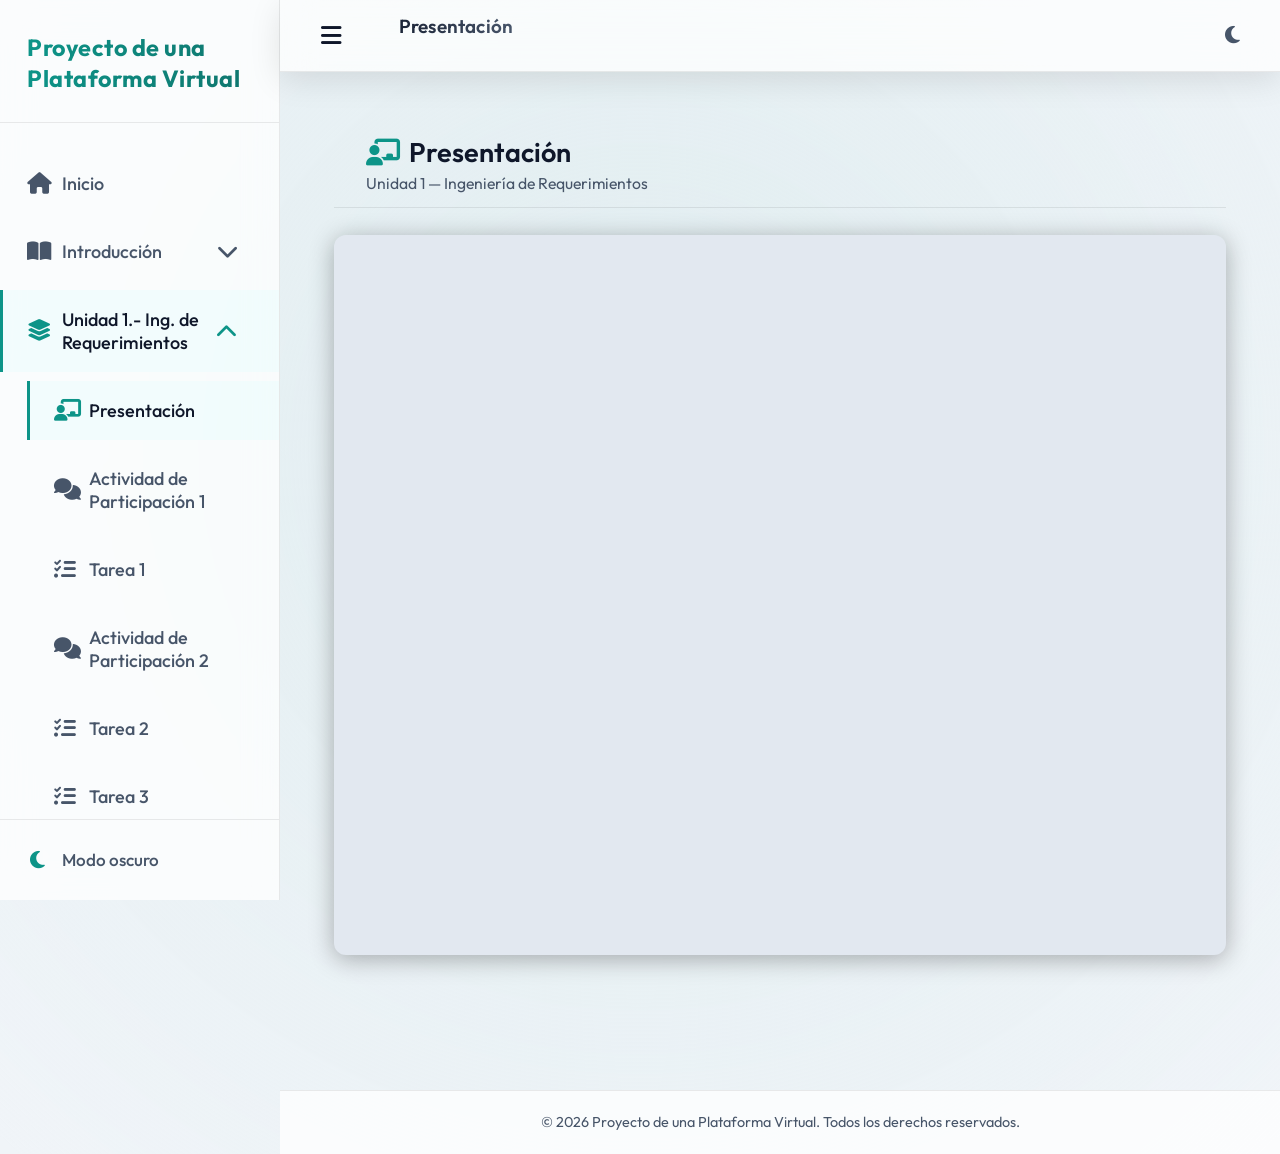
<file: pages/unidad1/presentacion/index.html>
<!DOCTYPE html>
<html lang="es" data-theme="dark">
<head>
  <meta charset="UTF-8" />
  <meta name="viewport" content="width=device-width, initial-scale=1.0" />
  <title>Presentación — Unidad 1 — PPV</title>
  <link rel="stylesheet" href="https://cdnjs.cloudflare.com/ajax/libs/font-awesome/6.5.1/css/all.min.css" />
  <link rel="preconnect" href="https://fonts.googleapis.com" />
  <link rel="preconnect" href="https://fonts.gstatic.com" crossorigin />
  <link rel="stylesheet" href="https://fonts.googleapis.com/css2?family=Outfit:wght@300;400;500;600;700&display=swap" />
  <link rel="stylesheet" href="../../../css/styles.css" />
</head>
<body>
  <div id="overlay"></div>
  <div class="app-container">
    <aside class="sidebar" id="sidebar"></aside>
    <div id="content">
      <header id="topbar" class="top-navbar"></header>
      <main class="page-content">

        <div class="pdf-title-bar">
          <h1><i class="fas fa-chalkboard-teacher me-2" style="color:var(--accent-primary)"></i>Presentación</h1>
          <p>Unidad 1 — Ingeniería de Requerimientos</p>
        </div>

        <div class="pdf-embed-container">
          <iframe
            src="./Unidad 1.- Ingeniería de requerimientos.pdf"
            title="Presentación — Ingeniería de Requerimientos">
          </iframe>
        </div>

      </main>
      <footer id="page-footer" class="page-footer"></footer>
    </div>
  </div>

  <script src="../../../js/main.js"></script>
  <script>
    initPage({
      basePath:  '../../../',
      activePage: 'presentacion',
      pageTitle: 'Presentación',
      pageIcon:  'fas fa-chalkboard-teacher'
    });
  </script>
</body>
</html>
</file>
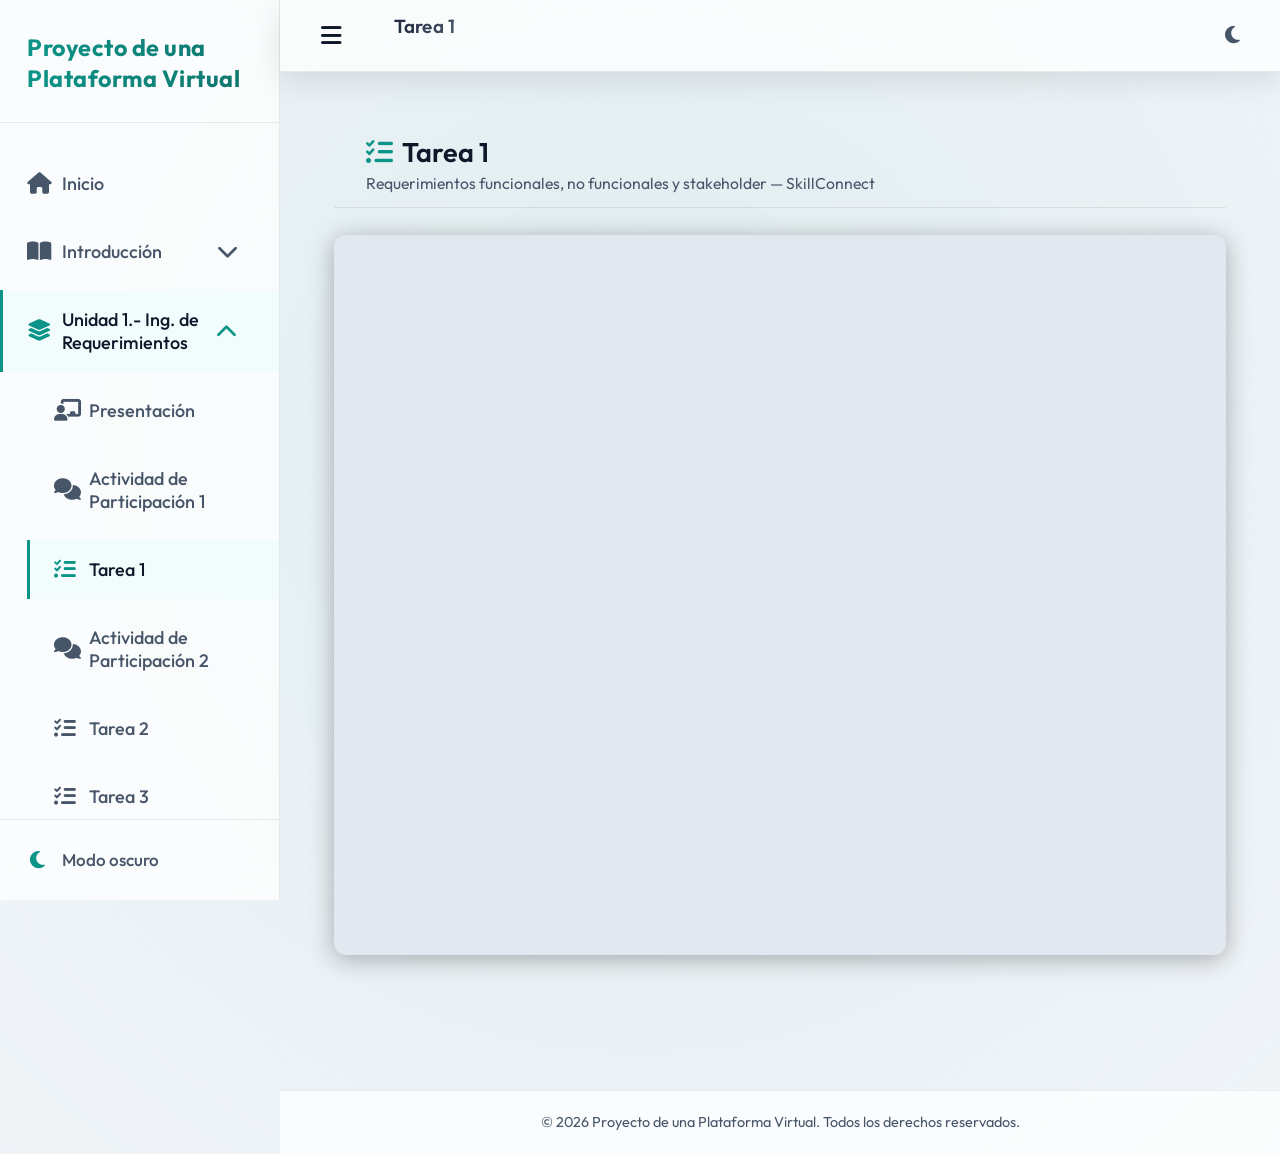
<file: pages/unidad1/tarea-1/index.html>
<!DOCTYPE html>
<html lang="es" data-theme="dark">
<head>
  <meta charset="UTF-8" />
  <meta name="viewport" content="width=device-width, initial-scale=1.0" />
  <title>Tarea 1 — PPV</title>
  <link rel="stylesheet" href="https://cdnjs.cloudflare.com/ajax/libs/font-awesome/6.5.1/css/all.min.css" />
  <link rel="preconnect" href="https://fonts.googleapis.com" />
  <link rel="preconnect" href="https://fonts.gstatic.com" crossorigin />
  <link rel="stylesheet" href="https://fonts.googleapis.com/css2?family=Outfit:wght@300;400;500;600;700&display=swap" />
  <link rel="stylesheet" href="../../../css/styles.css" />
</head>
<body>
  <div id="overlay"></div>
  <div class="app-container">
    <aside class="sidebar" id="sidebar"></aside>
    <div id="content">
      <header id="topbar" class="top-navbar"></header>
      <main class="page-content">

        <div class="pdf-title-bar">
          <h1><i class="fas fa-tasks me-2" style="color:var(--accent-primary)"></i>Tarea 1</h1>
          <p>Requerimientos funcionales, no funcionales y stakeholder — SkillConnect</p>
        </div>

        <div class="pdf-embed-container">
          <iframe
            src="./Tarea 1 - Requerimientos funcionales, no funcionales y stakeholder.docx.pdf"
            title="Tarea 1 — Requerimientos funcionales, no funcionales y stakeholder">
          </iframe>
        </div>

      </main>
      <footer id="page-footer" class="page-footer"></footer>
    </div>
  </div>

  <script src="../../../js/main.js"></script>
  <script>
    initPage({
      basePath:  '../../../',
      activePage: 'tarea-1',
      pageTitle: 'Tarea 1',
      pageIcon:  'fas fa-tasks'
    });
  </script>
</body>
</html>
</file>
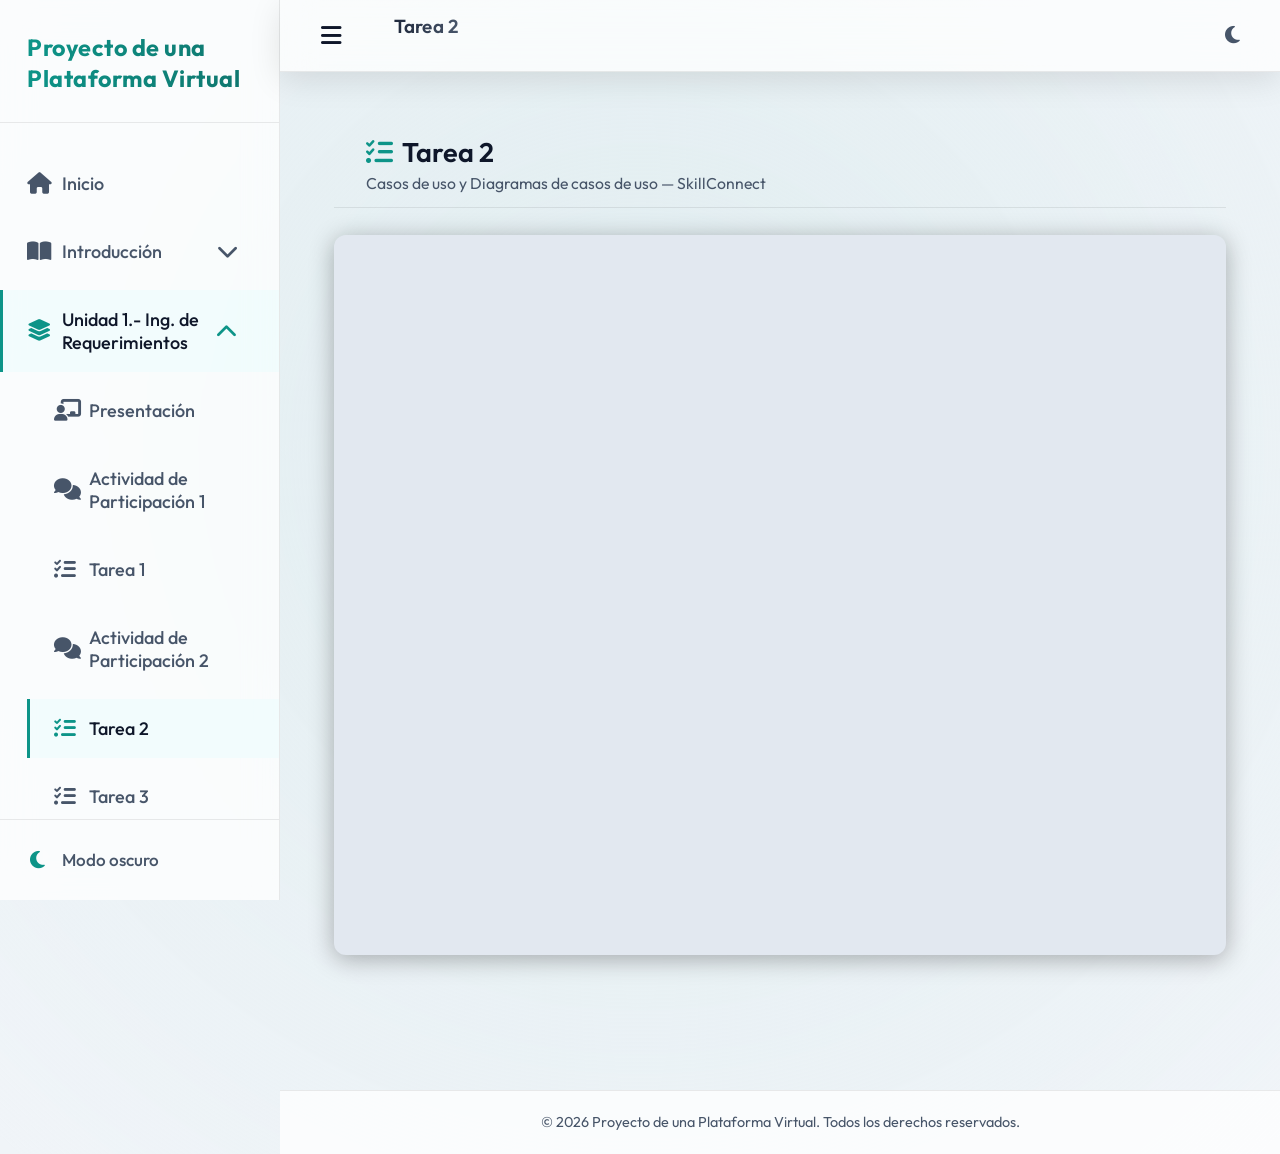
<file: pages/unidad1/tarea-2/index.html>
<!DOCTYPE html>
<html lang="es" data-theme="dark">
<head>
  <meta charset="UTF-8" />
  <meta name="viewport" content="width=device-width, initial-scale=1.0" />
  <title>Tarea 2 — Casos de uso y Diagramas de casos de uso</title>
  <link rel="stylesheet" href="https://cdnjs.cloudflare.com/ajax/libs/font-awesome/6.5.1/css/all.min.css" />
  <link rel="preconnect" href="https://fonts.googleapis.com" />
  <link rel="preconnect" href="https://fonts.gstatic.com" crossorigin />
  <link rel="stylesheet" href="https://fonts.googleapis.com/css2?family=Outfit:wght@300;400;500;600;700&display=swap" />
  <link rel="stylesheet" href="../../../css/styles.css" />
</head>
<body>
  <div id="overlay"></div>
  <div class="app-container">
    <aside class="sidebar" id="sidebar"></aside>
    <div id="content">
      <header id="topbar" class="top-navbar"></header>
      <main class="page-content">

        <div class="pdf-title-bar">
          <h1><i class="fas fa-tasks me-2" style="color:var(--accent-primary)"></i>Tarea 2</h1>
          <p>Casos de uso y Diagramas de casos de uso — SkillConnect</p>
        </div>

        <div class="pdf-embed-container">
          <iframe
            src="./Tarea 2 - Casos de uso y Diagramas de casos de uso.pdf"
            title="Tarea 2 — Casos de uso y Diagramas de casos de uso">
          </iframe>
        </div>

      </main>
      <footer id="page-footer" class="page-footer"></footer>
    </div>
  </div>

  <script src="../../../js/main.js"></script>
  <script>
    initPage({
      basePath:  '../../../',
      activePage: 'tarea-2',
      pageTitle: 'Tarea 2',
      pageIcon:  'fas fa-tasks'
    });
  </script>
</body>
</html>
</file>
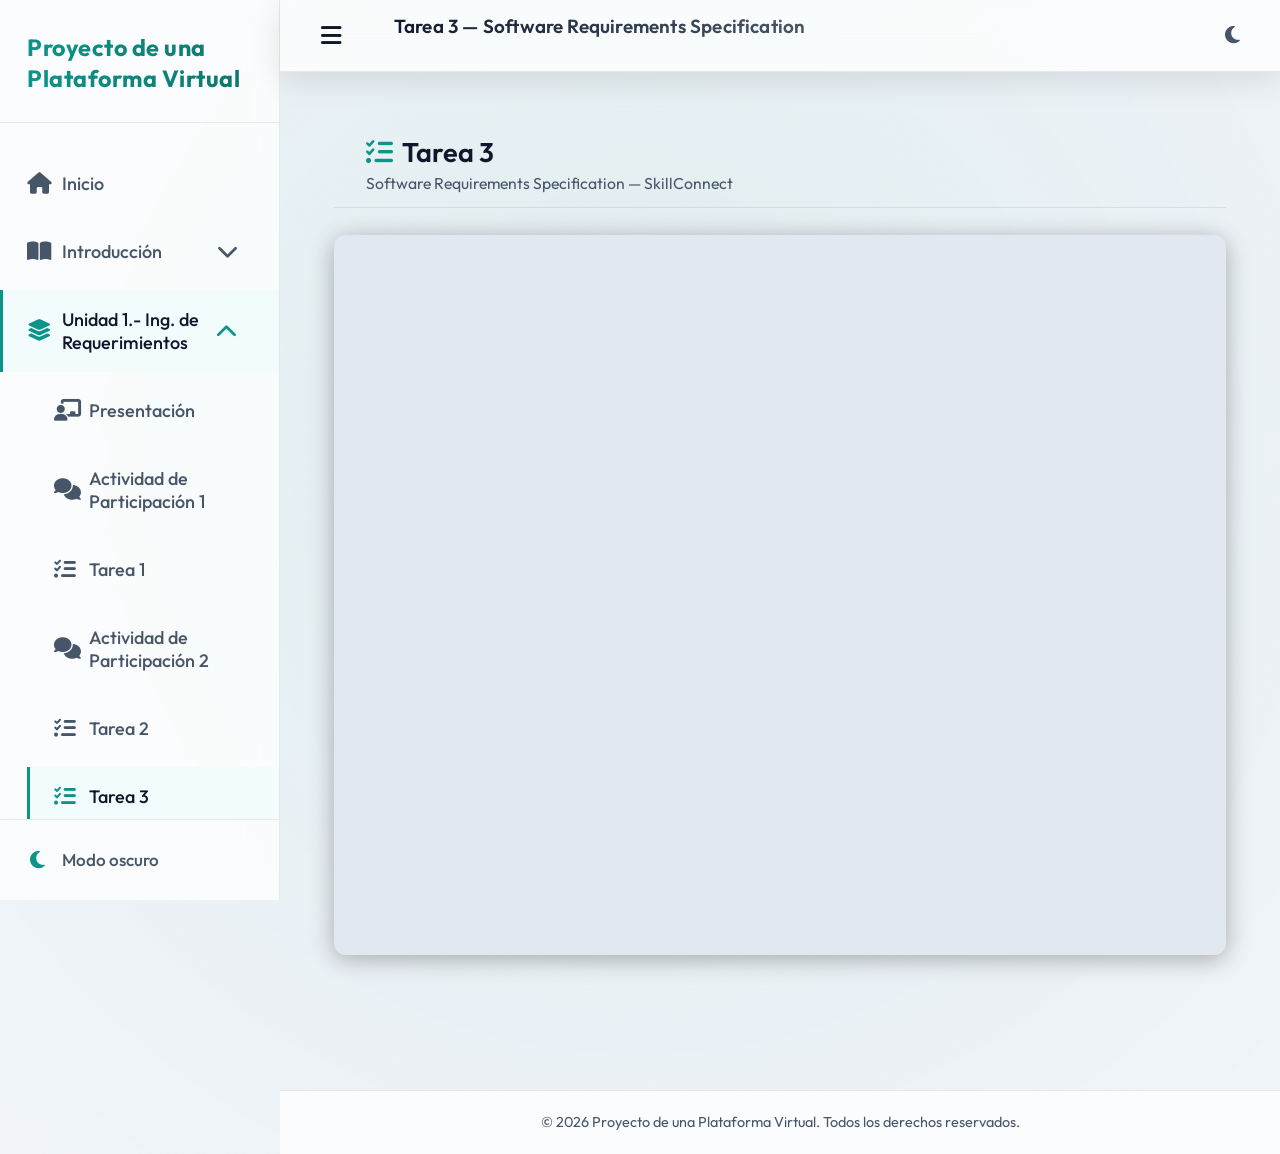
<file: pages/unidad1/tarea-3/index.html>
<!DOCTYPE html>
<html lang="es" data-theme="dark">
<head>
  <meta charset="UTF-8" />
  <meta name="viewport" content="width=device-width, initial-scale=1.0" />
  <title>Tarea 3 — Software Requirements Specification</title>
  <link rel="stylesheet" href="https://cdnjs.cloudflare.com/ajax/libs/font-awesome/6.5.1/css/all.min.css" />
  <link rel="preconnect" href="https://fonts.googleapis.com" />
  <link rel="preconnect" href="https://fonts.gstatic.com" crossorigin />
  <link rel="stylesheet" href="https://fonts.googleapis.com/css2?family=Outfit:wght@300;400;500;600;700&display=swap" />
  <link rel="stylesheet" href="../../../css/styles.css" />
</head>
<body>
  <div id="overlay"></div>
  <div class="app-container">
    <aside class="sidebar" id="sidebar"></aside>
    <div id="content">
      <header id="topbar" class="top-navbar"></header>
      <main class="page-content">

        <div class="pdf-title-bar">
          <h1><i class="fas fa-tasks me-2" style="color:var(--accent-primary)"></i>Tarea 3</h1>
          <p>Software Requirements Specification — SkillConnect</p>
        </div>

        <div class="pdf-embed-container">
          <iframe
            src="./Tarea 3 - Software Requirements Specification.docx.pdf"
            title="Tarea 3 — Software Requirements Specification">
          </iframe>
        </div>

      </main>
      <footer id="page-footer" class="page-footer"></footer>
    </div>
  </div>

  <script src="../../../js/main.js"></script>
  <script>
    initPage({
      basePath:  '../../../',
      activePage: 'tarea-3',
      pageTitle: 'Tarea 3 — Software Requirements Specification',
      pageIcon:  'fas fa-tasks'
    });
  </script>
</body>
</html>
</file>
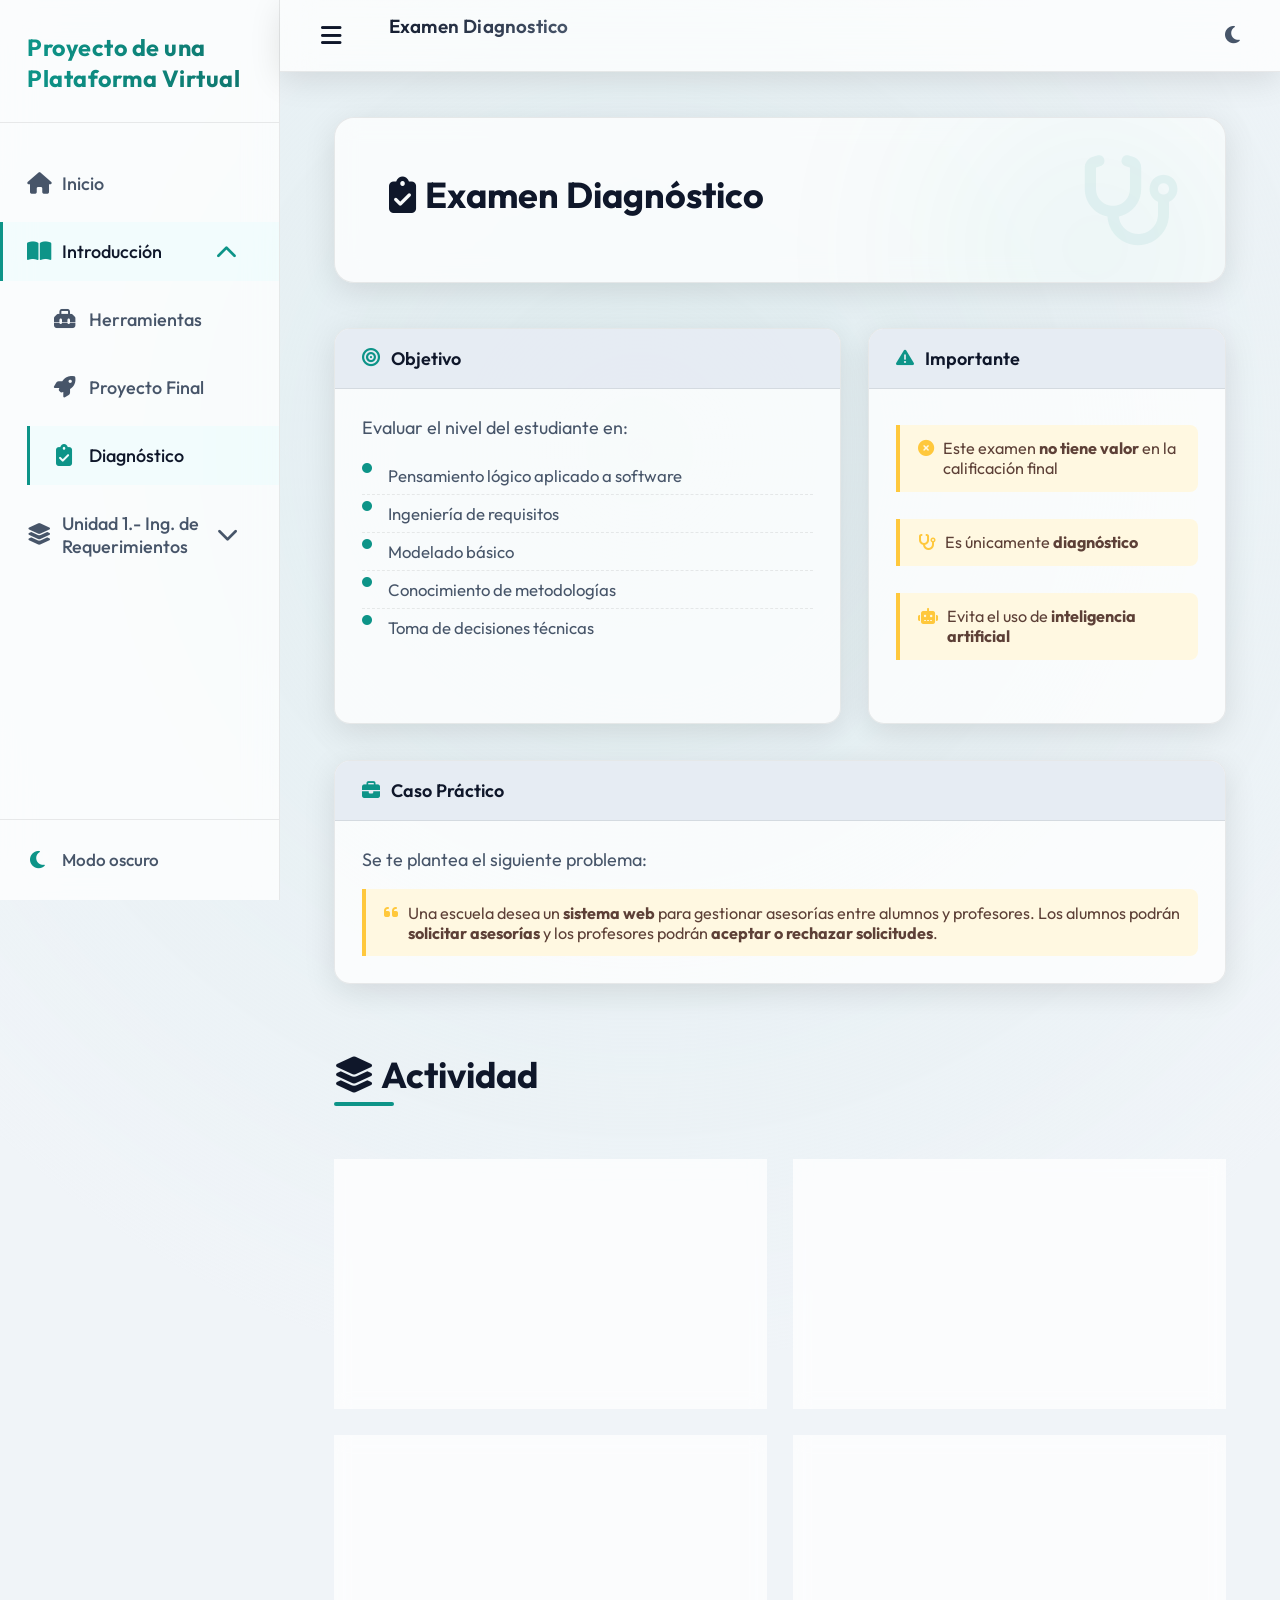
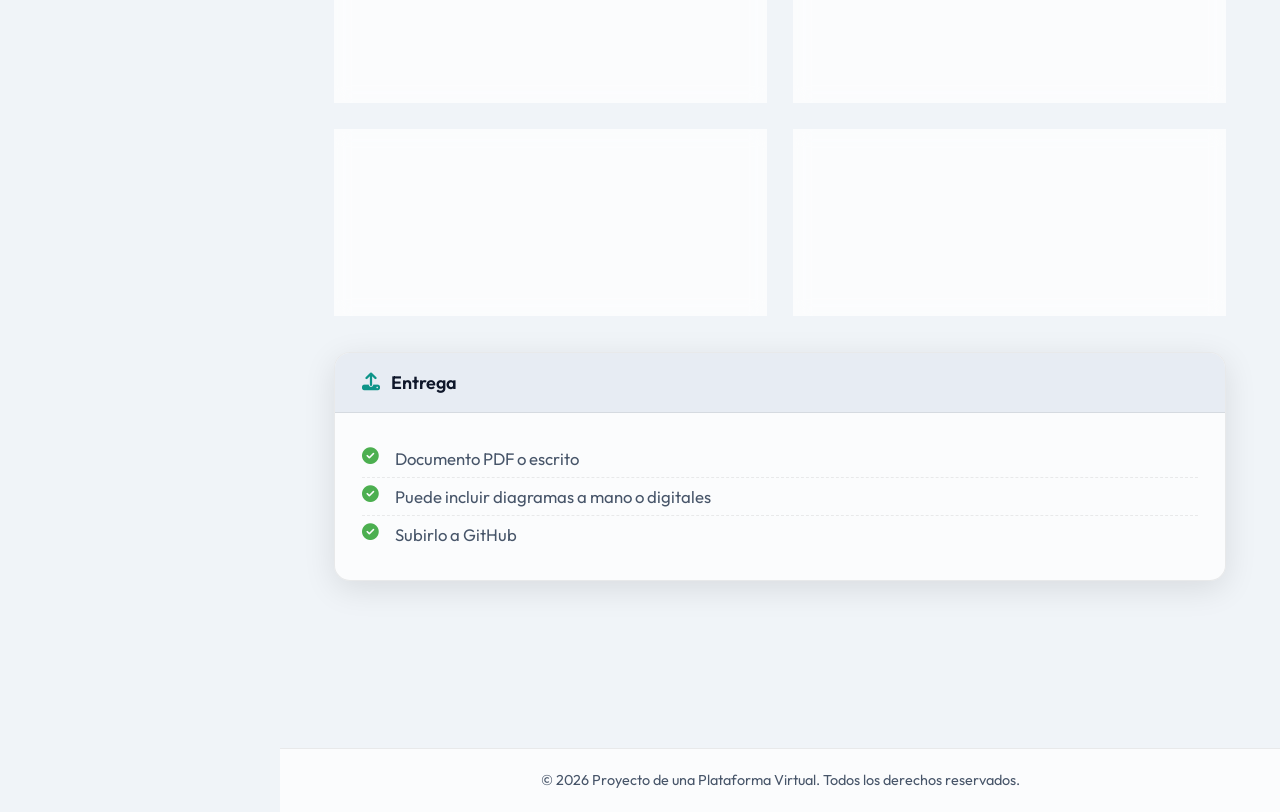
<file: pages/introduccion/examen-diagnostico.html>
﻿<!DOCTYPE html>
<html lang="es" data-theme="dark">
<head>
  <meta charset="UTF-8" />
  <meta name="viewport" content="width=device-width, initial-scale=1.0" />
  <title>Examen Diagnostico — PPV</title>
  <link rel="stylesheet" href="https://cdnjs.cloudflare.com/ajax/libs/font-awesome/6.5.1/css/all.min.css" />
  <link rel="preconnect" href="https://fonts.googleapis.com" />
  <link rel="preconnect" href="https://fonts.gstatic.com" crossorigin />
  <link rel="stylesheet" href="https://fonts.googleapis.com/css2?family=Outfit:wght@300;400;500;600;700&display=swap" />
  <link rel="stylesheet" href="../../css/styles.css" />
</head>
<body>
  <div id="overlay"></div>
  <div class="app-container">
    <aside class="sidebar" id="sidebar"></aside>
    <div id="content">
      <header id="topbar" class="top-navbar"></header>
      <main class="page-content">

        <div class="page-hero">
          <i class="fas fa-stethoscope hero-icon"></i>
          <h1><i class="fas fa-clipboard-check me-2"></i>Examen Diagnóstico</h1>
        </div>

        <div class="row g-4">
          <div class="col-12 col-lg-7">
            <div class="card h-100">
              <div class="card-header"><i class="fas fa-bullseye"></i> Objetivo</div>
              <div class="card-body">
                <p class="mb-3 text-body-secondary">Evaluar el nivel del estudiante en:</p>
                <ul class="topic-list list-unstyled mb-3">
                  <li><i class="fas fa-circle fa-xs me-2 topic-dot"></i>Pensamiento lógico aplicado a software</li>
                  <li><i class="fas fa-circle fa-xs me-2 topic-dot"></i>Ingeniería de requisitos</li>
                  <li><i class="fas fa-circle fa-xs me-2 topic-dot"></i>Modelado básico</li>
                  <li><i class="fas fa-circle fa-xs me-2 topic-dot"></i>Conocimiento de metodologías</li>
                  <li><i class="fas fa-circle fa-xs me-2 topic-dot"></i>Toma de decisiones técnicas</li>
                </ul>
              </div>
            </div>
          </div>
          <div class="col-12 col-lg-5">
            <div class="card h-100">
              <div class="card-header"><i class="fas fa-exclamation-triangle"></i> Importante</div>
              <div class="card-body d-flex flex-column gap-3">
                <div class="note-box"><i class="fas fa-times-circle"></i><span>Este examen <strong>no tiene valor</strong> en la calificación final</span></div>
                <div class="note-box"><i class="fas fa-stethoscope"></i><span>Es únicamente <strong>diagnóstico</strong></span></div>
                <div class="note-box"><i class="fas fa-robot"></i><span>Evita el uso de <strong>inteligencia artificial</strong></span></div>
              </div>
            </div>
          </div>
        </div>

        <div class="card section-mt">
          <div class="card-header"><i class="fas fa-briefcase"></i> Caso Práctico</div>
          <div class="card-body">
            <p class="text-body-secondary mb-3">Se te plantea el siguiente problema:</p>
            <div class="note-box">
              <i class="fas fa-quote-left"></i>
              <span>
                Una escuela desea un <strong>sistema web</strong> para gestionar asesorías entre alumnos y profesores.
                Los alumnos podrán <strong>solicitar asesorías</strong> y los profesores podrán
                <strong>aceptar o rechazar solicitudes</strong>.
              </span>
            </div>
          </div>
        </div>

        <h2 class="section-title section-mt section-mb"><i class="fas fa-layer-group"></i> Actividad</h2>

        <div class="row g-4">
          <div class="col-12 col-md-6">
            <div class="diag-block">
              <div class="diag-header"><span class="block-num">1</span><h5>Análisis de Requisitos</h5></div>
              <ul class="topic-list list-unstyled mb-0">
                <li><i class="fas fa-circle fa-xs me-2 topic-dot"></i><strong>Requisitos funcionales</strong> (mínimo 5)<br /><span class="text-body-secondary small">Ejemplo: El alumno puede registrarse</span></li>
                <li class="mt-2"><i class="fas fa-circle fa-xs me-2 topic-dot"></i><strong>Requisitos no funcionales</strong> (mínimo 3)<br /><span class="text-body-secondary small">Ejemplo: El sistema debe ser rápido</span></li>
              </ul>
            </div>
          </div>
          <div class="col-12 col-md-6">
            <div class="diag-block">
              <div class="diag-header"><span class="block-num">2</span><h5>Modelado</h5></div>
              <ul class="topic-list list-unstyled mb-0">
                <li><i class="fas fa-circle fa-xs me-2 topic-dot"></i><strong>Diagrama de casos de uso</strong> (básico)<br /><span class="text-body-secondary small">Incluye al menos: Alumno, Profesor</span></li>
                <li class="mt-2"><i class="fas fa-circle fa-xs me-2 topic-dot"></i><strong>Flujo del proceso</strong><br /><span class="text-body-secondary small">¿Qué ocurre desde que el alumno solicita asesoría hasta que el profesor responde?</span></li>
              </ul>
            </div>
          </div>
          <div class="col-12 col-md-6">
            <div class="diag-block">
              <div class="diag-header"><span class="block-num">3</span><h5>Metodología</h5></div>
              <ul class="topic-list list-unstyled mb-0">
                <li><i class="fas fa-circle fa-xs me-2 topic-dot"></i><strong>¿Qué metodología usarías?</strong><br /><span class="text-body-secondary small">Ejemplo: Scrum, Cascada. Explica por qué en este caso.</span></li>
                <li class="mt-2"><i class="fas fa-circle fa-xs me-2 topic-dot"></i><strong>Organización del trabajo</strong><br /><span class="text-body-secondary small">¿Trabajarías en equipo o individual? ¿Cómo dividirías el trabajo?</span></li>
              </ul>
            </div>
          </div>
          <div class="col-12 col-md-6">
            <div class="diag-block">
              <div class="diag-header"><span class="block-num">4</span><h5>Diseño</h5></div>
              <ul class="topic-list list-unstyled mb-0">
                <li><i class="fas fa-circle fa-xs me-2 topic-dot"></i><strong>¿Qué componentes tendría el sistema?</strong><br /><span class="text-body-secondary small">Ejemplo: frontend, backend, base de datos</span></li>
                <li class="mt-2"><i class="fas fa-circle fa-xs me-2 topic-dot"></i><strong>¿Qué tecnología usarías?</strong></li>
              </ul>
            </div>
          </div>
          <div class="col-12 col-md-6">
            <div class="diag-block">
              <div class="diag-header"><span class="block-num">5</span><h5>Pensamiento de Ingeniería</h5></div>
              <ul class="topic-list list-unstyled mb-0">
                <li><i class="fas fa-circle fa-xs me-2 topic-dot"></i><strong>¿Qué problemas podrían surgir?</strong><br /><span class="text-body-secondary small">Mínimo 3</span></li>
                <li class="mt-2"><i class="fas fa-circle fa-xs me-2 topic-dot"></i><strong>¿Cómo mejorarías el sistema en el futuro?</strong></li>
              </ul>
            </div>
          </div>
          <div class="col-12 col-md-6">
            <div class="diag-block">
              <div class="diag-header"><span class="block-num">6</span><h5>Patrones de Diseño</h5></div>
              <ul class="topic-list list-unstyled mb-0">
                <li><i class="fas fa-circle fa-xs me-2 topic-dot"></i><strong>¿Aplicarías algún patrón de diseño?</strong><br /><span class="text-body-secondary small">Ejemplos: MVC, Singleton. Explica brevemente por qué.</span></li>
              </ul>
            </div>
          </div>
        </div>

        <div class="card section-mt">
          <div class="card-header"><i class="fas fa-upload"></i> Entrega</div>
          <div class="card-body">
            <ul class="topic-list list-unstyled mb-0">
              <li><i class="fas fa-check-circle text-success me-2"></i>Documento PDF o escrito</li>
              <li><i class="fas fa-check-circle text-success me-2"></i>Puede incluir diagramas a mano o digitales</li>
              <li><i class="fas fa-check-circle text-success me-2"></i>Subirlo a GitHub</li>
            </ul>
          </div>
        </div>

      </main>
      <footer id="page-footer" class="page-footer"></footer>
    </div>
  </div>

  <script src="../../js/main.js"></script>
  <script>
    initPage({
      activePage : 'examen-diagnostico',
      pageTitle  : 'Examen Diagnostico',
      pageIcon   : 'fas fa-clipboard-check',
      basePath   : '../../'
    });
  </script>
</body>
</html>
</file>
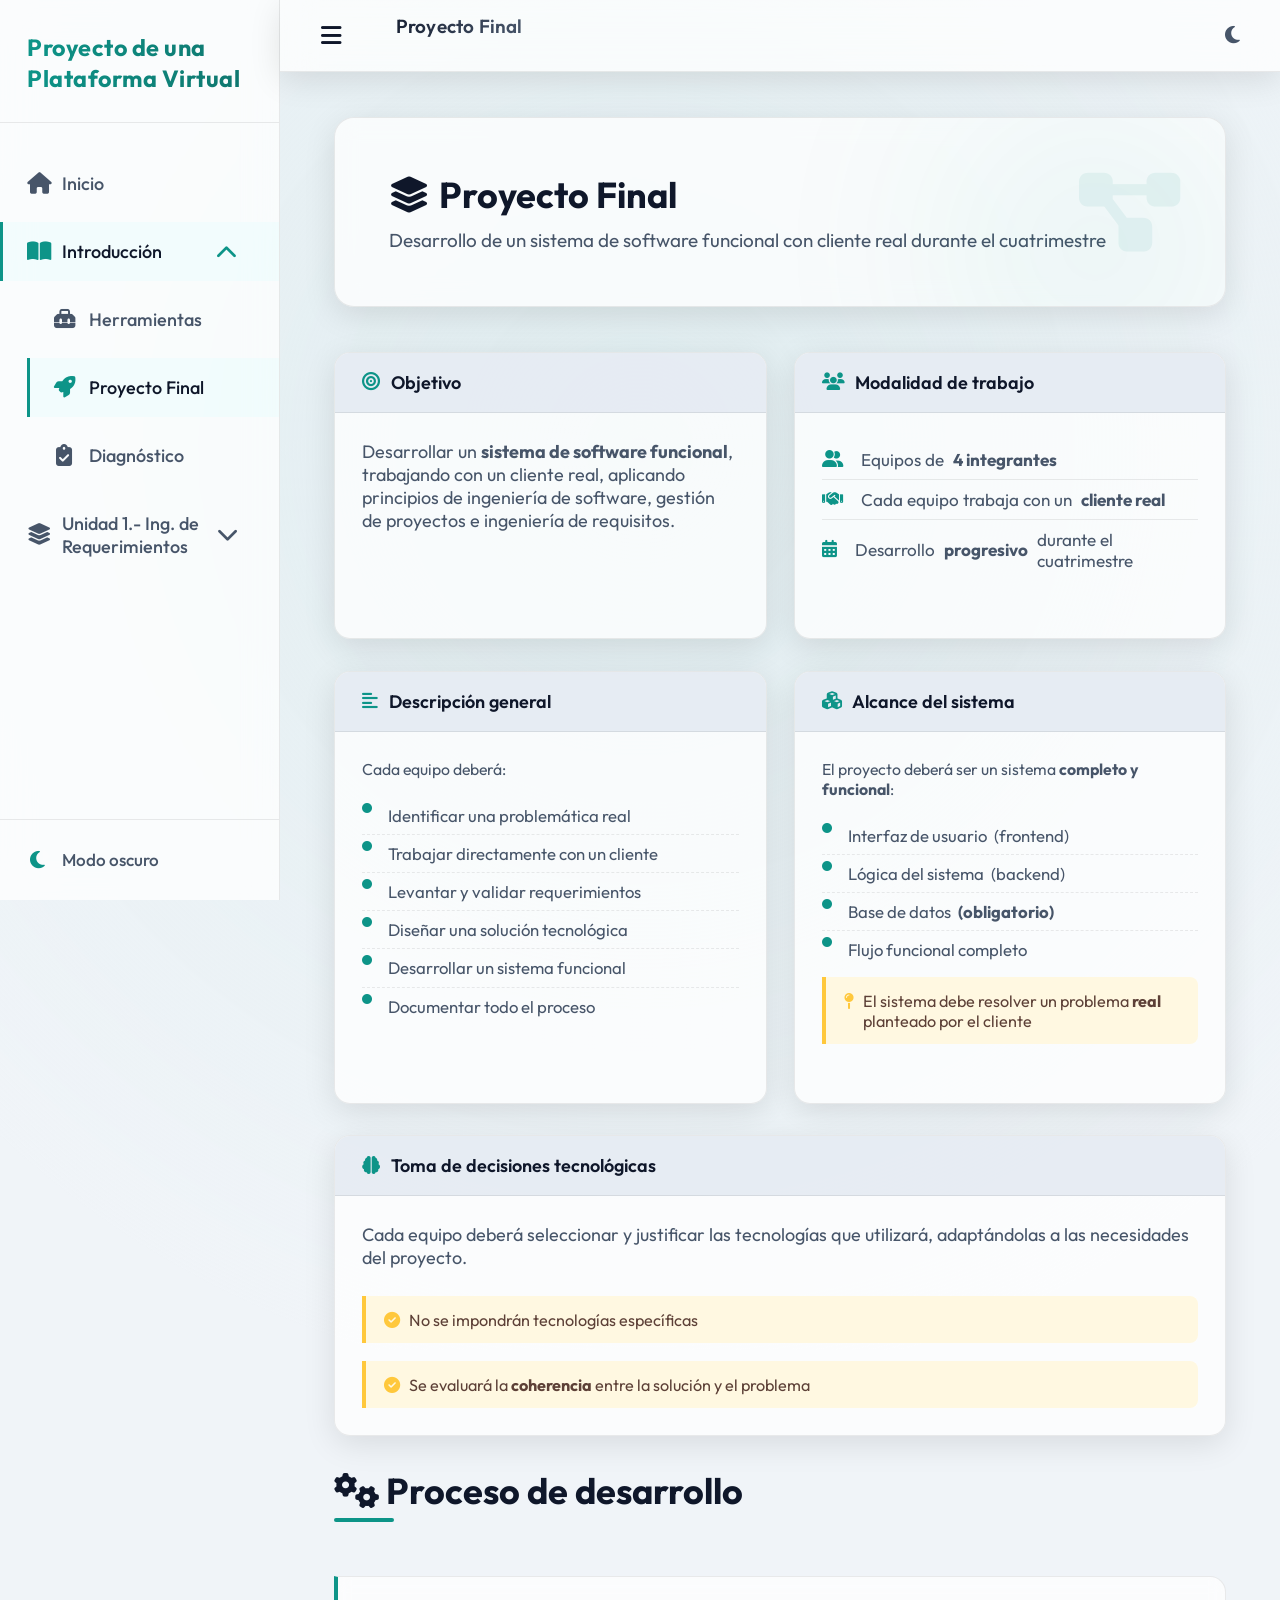
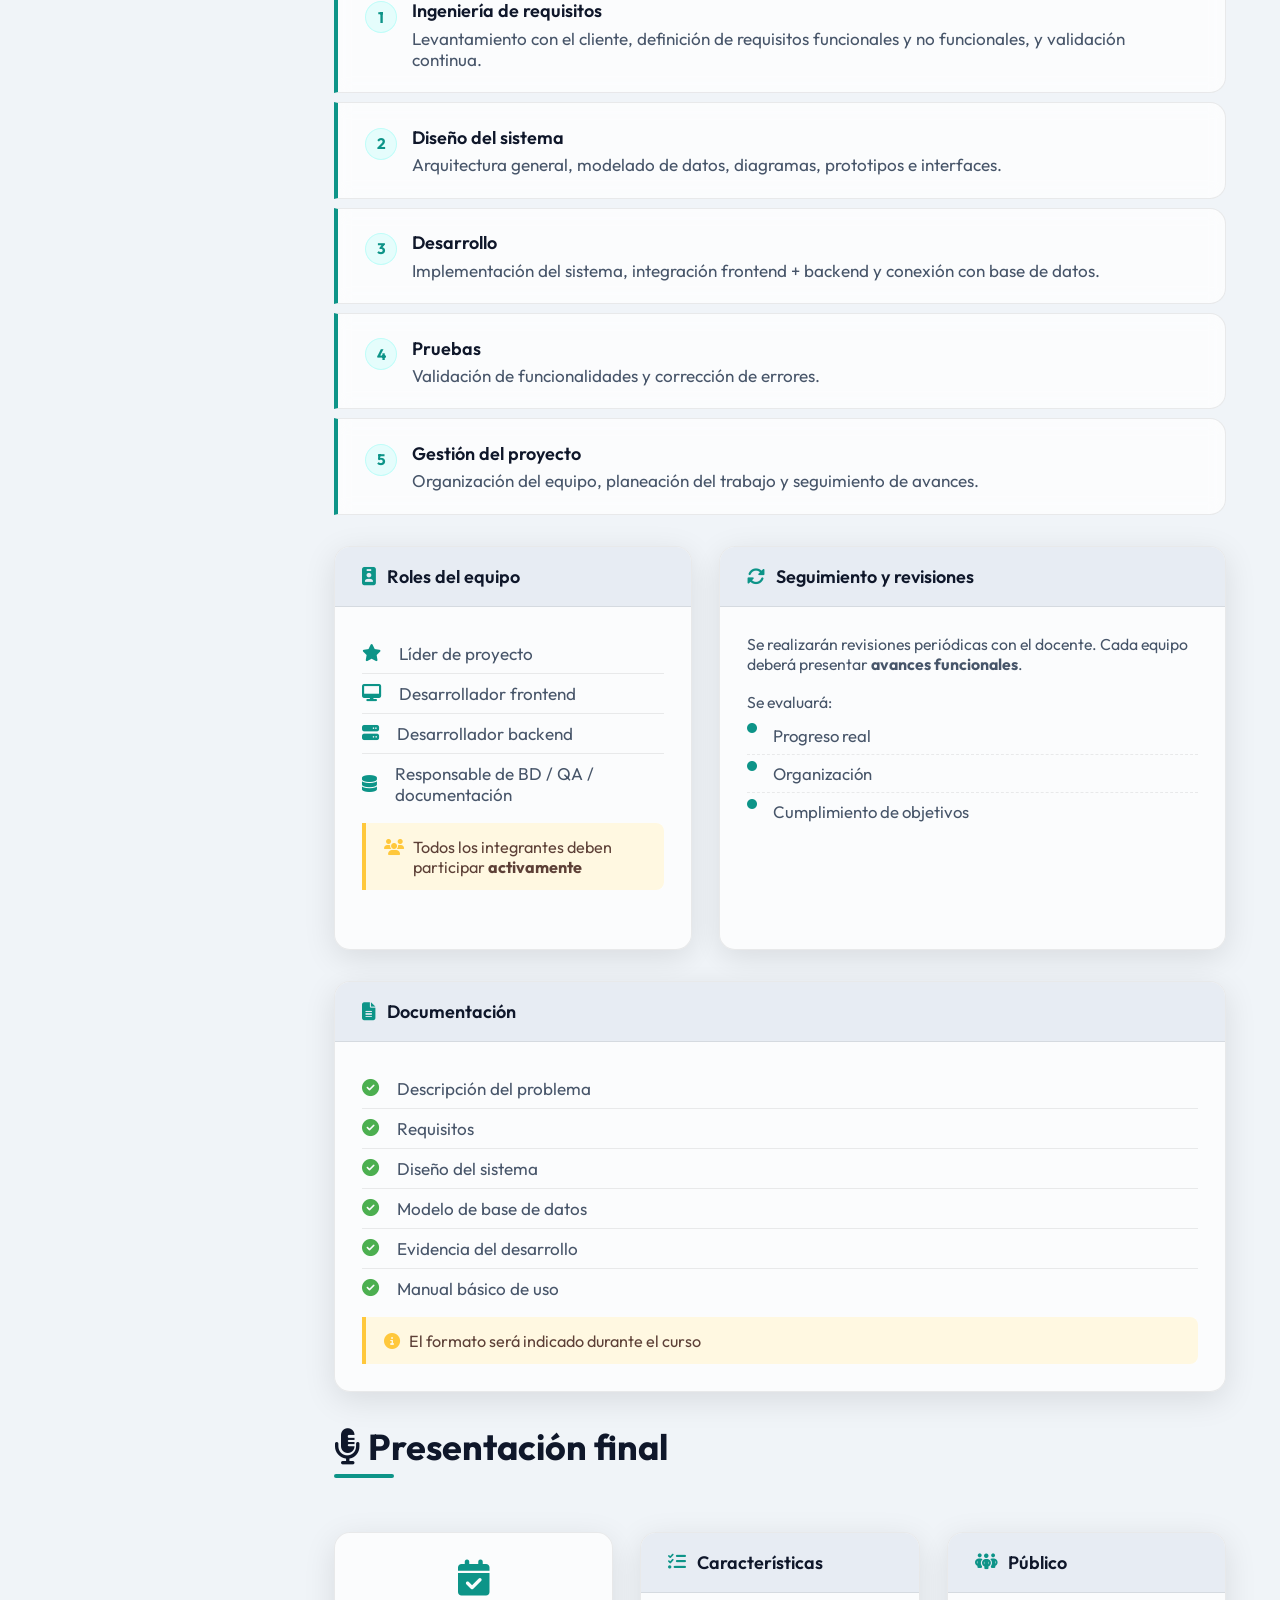
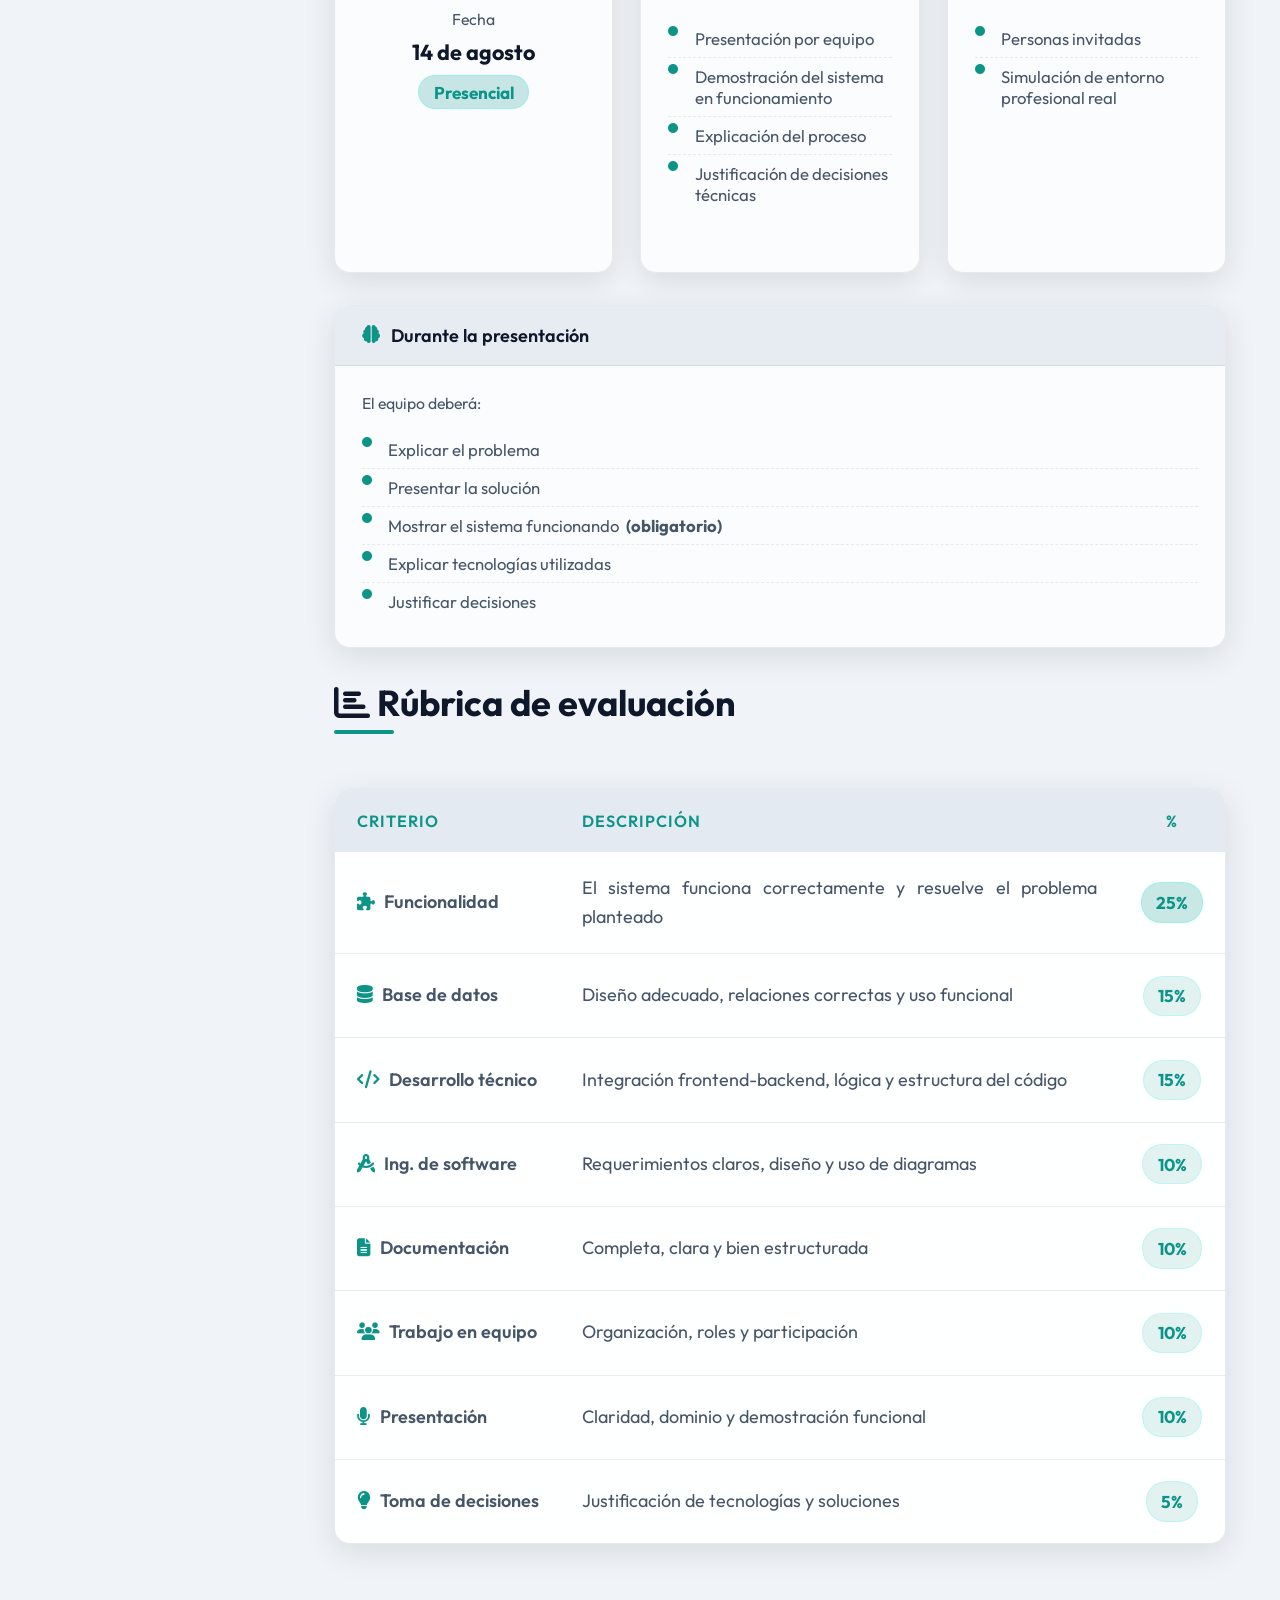
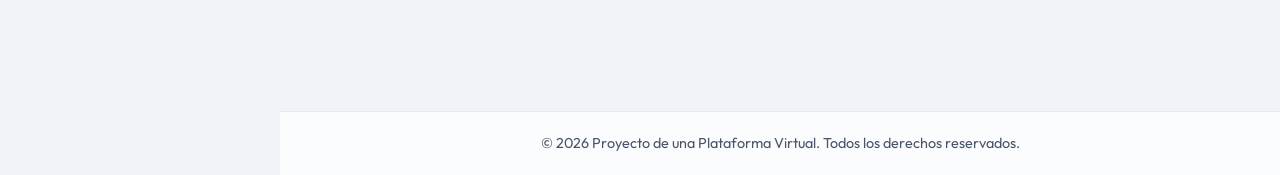
<file: pages/introduccion/proyecto-final.html>
﻿<!DOCTYPE html>
<html lang="es" data-theme="dark">
<head>
  <meta charset="UTF-8" />
  <meta name="viewport" content="width=device-width, initial-scale=1.0" />
  <title>Proyecto Final — PPV</title>
  <link rel="stylesheet" href="https://cdnjs.cloudflare.com/ajax/libs/font-awesome/6.5.1/css/all.min.css" />
  <link rel="preconnect" href="https://fonts.googleapis.com" />
  <link rel="preconnect" href="https://fonts.gstatic.com" crossorigin />
  <link rel="stylesheet" href="https://fonts.googleapis.com/css2?family=Outfit:wght@300;400;500;600;700&display=swap" />
  <link rel="stylesheet" href="../../css/styles.css" />
</head>
<body>
  <div id="overlay"></div>
  <div class="app-container">
    <aside class="sidebar" id="sidebar"></aside>
    <div id="content">
      <header id="topbar" class="top-navbar"></header>
      <main class="page-content">

        <div class="page-hero">
          <i class="fas fa-project-diagram hero-icon"></i>
          <h1><i class="fas fa-layer-group me-2"></i>Proyecto Final</h1>
          <p class="subtitle">Desarrollo de un sistema de software funcional con cliente real durante el cuatrimestre</p>
        </div>

        <div class="row g-4 mb-4">
          <div class="col-12 col-lg-6">
            <div class="card h-100">
              <div class="card-header"><i class="fas fa-bullseye"></i> Objetivo</div>
              <div class="card-body">
                <p class="text-body-secondary mb-3">
                  Desarrollar un <strong>sistema de software funcional</strong>, trabajando con un cliente real,
                  aplicando principios de ingeniería de software, gestión de proyectos e ingeniería de requisitos.
                </p>
              </div>
            </div>
          </div>
          <div class="col-12 col-lg-6">
            <div class="card h-100">
              <div class="card-header"><i class="fas fa-users"></i> Modalidad de trabajo</div>
              <div class="card-body">
                <ul class="deliverable-list list-unstyled mb-0">
                  <li><i class="fas fa-user-friends me-2 text-primary"></i>Equipos de <strong>4 integrantes</strong></li>
                  <li><i class="fas fa-handshake me-2 text-primary"></i>Cada equipo trabaja con un <strong>cliente real</strong></li>
                  <li><i class="fas fa-calendar-alt me-2 text-primary"></i>Desarrollo <strong>progresivo</strong> durante el cuatrimestre</li>
                </ul>
              </div>
            </div>
          </div>
        </div>

        <div class="row g-4 mb-4">
          <div class="col-12 col-lg-6">
            <div class="card h-100">
              <div class="card-header"><i class="fas fa-align-left"></i> Descripción general</div>
              <div class="card-body">
                <p class="text-body-secondary small mb-3">Cada equipo deberá:</p>
                <ul class="topic-list list-unstyled mb-0">
                  <li><i class="fas fa-circle fa-xs me-2 topic-dot"></i>Identificar una problemática real</li>
                  <li><i class="fas fa-circle fa-xs me-2 topic-dot"></i>Trabajar directamente con un cliente</li>
                  <li><i class="fas fa-circle fa-xs me-2 topic-dot"></i>Levantar y validar requerimientos</li>
                  <li><i class="fas fa-circle fa-xs me-2 topic-dot"></i>Diseñar una solución tecnológica</li>
                  <li><i class="fas fa-circle fa-xs me-2 topic-dot"></i>Desarrollar un sistema funcional</li>
                  <li><i class="fas fa-circle fa-xs me-2 topic-dot"></i>Documentar todo el proceso</li>
                </ul>
              </div>
            </div>
          </div>
          <div class="col-12 col-lg-6">
            <div class="card h-100">
              <div class="card-header"><i class="fas fa-cubes"></i> Alcance del sistema</div>
              <div class="card-body">
                <p class="text-body-secondary small mb-3">El proyecto deberá ser un sistema <strong>completo y funcional</strong>:</p>
                <ul class="topic-list list-unstyled mb-2">
                  <li><i class="fas fa-circle fa-xs me-2 topic-dot"></i>Interfaz de usuario <span class="text-body-secondary">(frontend)</span></li>
                  <li><i class="fas fa-circle fa-xs me-2 topic-dot"></i>Lógica del sistema <span class="text-body-secondary">(backend)</span></li>
                  <li><i class="fas fa-circle fa-xs me-2 topic-dot"></i>Base de datos <strong>(obligatorio)</strong></li>
                  <li><i class="fas fa-circle fa-xs me-2 topic-dot"></i>Flujo funcional completo</li>
                </ul>
                <div class="note-box">
                  <i class="fas fa-map-pin"></i>
                  <span>El sistema debe resolver un problema <strong>real</strong> planteado por el cliente</span>
                </div>
              </div>
            </div>
          </div>
        </div>

        <div class="card mb-4">
          <div class="card-header"><i class="fas fa-brain"></i> Toma de decisiones tecnológicas</div>
          <div class="card-body">
            <p class="text-body-secondary mb-3">Cada equipo deberá seleccionar y justificar las tecnologías que utilizará, adaptándolas a las necesidades del proyecto.</p>
            <div class="d-flex flex-column gap-2">
              <div class="note-box"><i class="fas fa-check-circle"></i><span>No se impondrán tecnologías específicas</span></div>
              <div class="note-box"><i class="fas fa-check-circle"></i><span>Se evaluará la <strong>coherencia</strong> entre la solución y el problema</span></div>
            </div>
          </div>
        </div>

        <h2 class="section-title section-mb"><i class="fas fa-cogs"></i> Proceso de desarrollo</h2>

        <div class="d-flex flex-column gap-2 mb-4">
          <div class="phase-card"><span class="phase-num">1</span><div class="phase-body"><h5>Ingeniería de requisitos</h5><p>Levantamiento con el cliente, definición de requisitos funcionales y no funcionales, y validación continua.</p></div></div>
          <div class="phase-card"><span class="phase-num">2</span><div class="phase-body"><h5>Diseño del sistema</h5><p>Arquitectura general, modelado de datos, diagramas, prototipos e interfaces.</p></div></div>
          <div class="phase-card"><span class="phase-num">3</span><div class="phase-body"><h5>Desarrollo</h5><p>Implementación del sistema, integración frontend + backend y conexión con base de datos.</p></div></div>
          <div class="phase-card"><span class="phase-num">4</span><div class="phase-body"><h5>Pruebas</h5><p>Validación de funcionalidades y corrección de errores.</p></div></div>
          <div class="phase-card"><span class="phase-num">5</span><div class="phase-body"><h5>Gestión del proyecto</h5><p>Organización del equipo, planeación del trabajo y seguimiento de avances.</p></div></div>
        </div>

        <div class="row g-4 mb-4">
          <div class="col-12 col-lg-5">
            <div class="card h-100">
              <div class="card-header"><i class="fas fa-id-badge"></i> Roles del equipo</div>
              <div class="card-body">
                <ul class="deliverable-list list-unstyled mb-2">
                  <li><i class="fas fa-star me-2" style="color:var(--accent-primary)"></i>Líder de proyecto</li>
                  <li><i class="fas fa-desktop me-2 text-primary"></i>Desarrollador frontend</li>
                  <li><i class="fas fa-server me-2 text-primary"></i>Desarrollador backend</li>
                  <li><i class="fas fa-database me-2 text-primary"></i>Responsable de BD / QA / documentación</li>
                </ul>
                <div class="note-box"><i class="fas fa-users"></i><span>Todos los integrantes deben participar <strong>activamente</strong></span></div>
              </div>
            </div>
          </div>
          <div class="col-12 col-lg-7">
            <div class="card h-100">
              <div class="card-header"><i class="fas fa-sync-alt"></i> Seguimiento y revisiones</div>
              <div class="card-body">
                <p class="text-body-secondary small mb-3">Se realizarán revisiones periódicas con el docente. Cada equipo deberá presentar <strong>avances funcionales</strong>.</p>
                <p class="text-body-secondary small mb-1">Se evaluará:</p>
                <ul class="topic-list list-unstyled mb-0">
                  <li><i class="fas fa-circle fa-xs me-2 topic-dot"></i>Progreso real</li>
                  <li><i class="fas fa-circle fa-xs me-2 topic-dot"></i>Organización</li>
                  <li><i class="fas fa-circle fa-xs me-2 topic-dot"></i>Cumplimiento de objetivos</li>
                </ul>
              </div>
            </div>
          </div>
        </div>

        <div class="card mb-4">
          <div class="card-header"><i class="fas fa-file-alt"></i> Documentación</div>
          <div class="card-body">
            <ul class="deliverable-list list-unstyled mb-2">
              <li><i class="fas fa-check-circle text-success me-2"></i>Descripción del problema</li>
              <li><i class="fas fa-check-circle text-success me-2"></i>Requisitos</li>
              <li><i class="fas fa-check-circle text-success me-2"></i>Diseño del sistema</li>
              <li><i class="fas fa-check-circle text-success me-2"></i>Modelo de base de datos</li>
              <li><i class="fas fa-check-circle text-success me-2"></i>Evidencia del desarrollo</li>
              <li><i class="fas fa-check-circle text-success me-2"></i>Manual básico de uso</li>
            </ul>
            <div class="note-box"><i class="fas fa-info-circle"></i><span>El formato será indicado durante el curso</span></div>
          </div>
        </div>

        <h2 class="section-title section-mb"><i class="fas fa-microphone-alt"></i> Presentación final</h2>

        <div class="row g-4 mb-4">
          <div class="col-12 col-md-4">
            <div class="card h-100 text-center">
              <div class="card-body d-flex flex-column align-items-center justify-content-center gap-2 py-4">
                <i class="fas fa-calendar-check fa-2x mb-1 text-primary"></i>
                <span class="text-body-secondary small">Fecha</span>
                <strong style="font-size:1.2rem">14 de agosto</strong>
                <span class="badge-pct high">Presencial</span>
              </div>
            </div>
          </div>
          <div class="col-12 col-md-4">
            <div class="card h-100">
              <div class="card-header"><i class="fas fa-list-check"></i> Características</div>
              <div class="card-body">
                <ul class="topic-list list-unstyled mb-0">
                  <li><i class="fas fa-circle fa-xs me-2 topic-dot"></i>Presentación por equipo</li>
                  <li><i class="fas fa-circle fa-xs me-2 topic-dot"></i>Demostración del sistema en funcionamiento</li>
                  <li><i class="fas fa-circle fa-xs me-2 topic-dot"></i>Explicación del proceso</li>
                  <li><i class="fas fa-circle fa-xs me-2 topic-dot"></i>Justificación de decisiones técnicas</li>
                </ul>
              </div>
            </div>
          </div>
          <div class="col-12 col-md-4">
            <div class="card h-100">
              <div class="card-header"><i class="fas fa-people-group"></i> Público</div>
              <div class="card-body">
                <ul class="topic-list list-unstyled mb-0">
                  <li><i class="fas fa-circle fa-xs me-2 topic-dot"></i>Personas invitadas</li>
                  <li><i class="fas fa-circle fa-xs me-2 topic-dot"></i>Simulación de entorno profesional real</li>
                </ul>
              </div>
            </div>
          </div>
        </div>

        <div class="card mb-4">
          <div class="card-header"><i class="fas fa-brain"></i> Durante la presentación</div>
          <div class="card-body">
            <p class="text-body-secondary small mb-3">El equipo deberá:</p>
            <ul class="topic-list list-unstyled mb-0">
              <li><i class="fas fa-circle fa-xs me-2 topic-dot"></i>Explicar el problema</li>
              <li><i class="fas fa-circle fa-xs me-2 topic-dot"></i>Presentar la solución</li>
              <li><i class="fas fa-circle fa-xs me-2 topic-dot"></i>Mostrar el sistema funcionando <strong>(obligatorio)</strong></li>
              <li><i class="fas fa-circle fa-xs me-2 topic-dot"></i>Explicar tecnologías utilizadas</li>
              <li><i class="fas fa-circle fa-xs me-2 topic-dot"></i>Justificar decisiones</li>
            </ul>
          </div>
        </div>

        <h2 class="section-title section-mb"><i class="fas fa-chart-bar"></i> Rúbrica de evaluación</h2>

        <div class="card mb-4">
          <div class="card-body p-0">
            <div class="table-container" style="border:none;border-radius:0;box-shadow:none;padding:0;">
              <table class="eval-table">
                <thead>
                  <tr><th>Criterio</th><th>Descripción</th><th style="text-align:center">%</th></tr>
                </thead>
                <tbody>
                  <tr><td class="criterion-name"><i class="fas fa-puzzle-piece me-2 text-primary"></i>Funcionalidad</td><td>El sistema funciona correctamente y resuelve el problema planteado</td><td style="text-align:center"><span class="badge-pct high">25%</span></td></tr>
                  <tr><td class="criterion-name"><i class="fas fa-database me-2 text-primary"></i>Base de datos</td><td>Diseño adecuado, relaciones correctas y uso funcional</td><td style="text-align:center"><span class="badge-pct">15%</span></td></tr>
                  <tr><td class="criterion-name"><i class="fas fa-code me-2 text-primary"></i>Desarrollo técnico</td><td>Integración frontend-backend, lógica y estructura del código</td><td style="text-align:center"><span class="badge-pct">15%</span></td></tr>
                  <tr><td class="criterion-name"><i class="fas fa-drafting-compass me-2 text-primary"></i>Ing. de software</td><td>Requerimientos claros, diseño y uso de diagramas</td><td style="text-align:center"><span class="badge-pct">10%</span></td></tr>
                  <tr><td class="criterion-name"><i class="fas fa-file-alt me-2 text-primary"></i>Documentación</td><td>Completa, clara y bien estructurada</td><td style="text-align:center"><span class="badge-pct">10%</span></td></tr>
                  <tr><td class="criterion-name"><i class="fas fa-users me-2 text-primary"></i>Trabajo en equipo</td><td>Organización, roles y participación</td><td style="text-align:center"><span class="badge-pct">10%</span></td></tr>
                  <tr><td class="criterion-name"><i class="fas fa-microphone me-2 text-primary"></i>Presentación</td><td>Claridad, dominio y demostración funcional</td><td style="text-align:center"><span class="badge-pct">10%</span></td></tr>
                  <tr><td class="criterion-name"><i class="fas fa-lightbulb me-2 text-primary"></i>Toma de decisiones</td><td>Justificación de tecnologías y soluciones</td><td style="text-align:center"><span class="badge-pct">5%</span></td></tr>
                </tbody>
              </table>
            </div>
          </div>
        </div>

      </main>
      <footer id="page-footer" class="page-footer"></footer>
    </div>
  </div>

  <script src="../../js/main.js"></script>
  <script>
    initPage({
      activePage : 'proyecto-final',
      pageTitle  : 'Proyecto Final',
      pageIcon   : 'fas fa-layer-group',
      basePath   : '../../'
    });
  </script>
</body>
</html>
</file>
<file: css/styles.css>
@import url('https://fonts.googleapis.com/css2?family=Outfit:wght@300;400;500;600;700&display=swap');

:root {
    --bg-main: #0B0C10;
    --bg-secondary: #1F2833;
    --bg-alt: #161b22;
    --accent-primary: #66FCF1;
    --accent-secondary: #45A29E;
    --text-primary: #FFFFFF;
    --text-secondary: #C5C6C7;
    --primary-color: #66FCF1;

    
    --glass-bg: rgba(31, 40, 51, 0.4);
    --glass-border: rgba(255, 255, 255, 0.1);
    --glass-shadow: 0 8px 32px 0 rgba(0, 0, 0, 0.37);

    
    --sidebar-width: 280px;
    --transition-speed: 0.3s;
}

[data-theme="light"] {
    --bg-main: #f0f4f8;
    --bg-secondary: #e2e8f0;
    --bg-alt: #ffffff;
    --accent-primary: #0d9488;
    --accent-secondary: #0f766e;
    --text-primary: #0f172a;
    --text-secondary: #475569;
    --primary-color: #0d9488;
    --glass-bg: rgba(255, 255, 255, 0.75);
    --glass-border: rgba(0, 0, 0, 0.08);
    --glass-shadow: 0 8px 32px 0 rgba(0, 0, 0, 0.1);
}

html {
    font-size: 18px;
}

* {
    margin: 0;
    padding: 0;
    box-sizing: border-box;
    font-family: 'Outfit', sans-serif;
}

body {
    background-color: var(--bg-main);
    color: var(--text-primary);
    display: flex;
    min-height: 100vh;
    overflow-x: hidden;
    position: relative;
    transition: background-color var(--transition-speed) ease, color var(--transition-speed) ease;
}

body::before {
    content: '';
    position: fixed;
    top: -50%;
    left: -50%;
    width: 200%;
    height: 200%;
    background: radial-gradient(circle at 50% 50%, rgba(69, 162, 158, 0.1) 0%, rgba(11, 12, 16, 1) 50%);
    z-index: -1;
}

[data-theme="light"] body::before {
    background: radial-gradient(circle at 50% 50%, rgba(13, 148, 136, 0.07) 0%, #f0f4f8 60%);
}

.app-container {
    display: flex;
    width: 100%;
}

.sidebar {
    width: var(--sidebar-width);
    background: var(--glass-bg);
    backdrop-filter: blur(16px);
    -webkit-backdrop-filter: blur(16px);
    border-right: 1px solid var(--glass-border);
    height: 100vh;
    position: fixed;
    top: 0;
    left: 0;
    display: flex;
    flex-direction: column;
    transition: transform var(--transition-speed) ease,
                background-color var(--transition-speed) ease;
    z-index: 100;
}

body.sidebar-collapsed .sidebar {
    transform: translateX(-100%);
}

.sidebar-header {
    padding: 1.75rem 1.5rem 1.5rem;
    border-bottom: 1px solid var(--glass-border);
    display: flex;
    align-items: center;
    justify-content: space-between;
}

.sidebar-brand h2 {
    font-size: 1.3rem;
    font-weight: 700;
    background: linear-gradient(90deg, var(--accent-primary), var(--accent-secondary));
    -webkit-background-clip: text;
    -webkit-text-fill-color: transparent;
    line-height: 1.35;
    letter-spacing: 0.5px;
}

.sidebar-nav {
    padding: 1.75rem 0;
    flex: 1;
    overflow-y: auto;
}

.sidebar-bottom {
    padding: 0.75rem 0;
    border-top: 1px solid var(--glass-border);
}

.theme-toggle-btn {
    display: flex;
    align-items: center;
    width: 100%;
    padding: 0.9rem 1.5rem;
    background: transparent;
    border: none;
    color: var(--text-secondary);
    cursor: pointer;
    font-size: 0.95rem;
    font-weight: 500;
    font-family: 'Outfit', sans-serif;
    transition: all var(--transition-speed) ease;
    text-align: left;
    gap: 15px;
}

.theme-toggle-btn i {
    font-size: 1.1rem;
    width: 20px;
    text-align: center;
    color: var(--accent-primary);
    flex-shrink: 0;
    transition: transform 0.4s ease;
}

.theme-toggle-btn:hover {
    color: var(--text-primary);
    background: rgba(102, 252, 241, 0.05);
}

.theme-toggle-btn:hover i {
    transform: rotate(20deg);
}

.nav-item {
    list-style: none;
    margin-bottom: 0.5rem;
}

.nav-link {
    display: flex;
    align-items: center;
    padding: 1rem 1.5rem;
    color: var(--text-secondary);
    text-decoration: none;
    font-weight: 500;
    transition: all var(--transition-speed) ease;
    position: relative;
}

.nav-link i {
    margin-right: 15px;
    font-size: 1.2rem;
    width: 20px;
    text-align: center;
    transition: color var(--transition-speed);
    flex-shrink: 0;
}

.nav-link:hover,
.nav-link.active {
    color: var(--text-primary);
    background: rgba(102, 252, 241, 0.05);
}

.nav-link:hover i,
.nav-link.active i {
    color: var(--accent-primary);
}

.nav-link::before {
    content: '';
    position: absolute;
    left: 0;
    top: 0;
    height: 100%;
    width: 3px;
    background: var(--accent-primary);
    transform: scaleY(0);
    transition: transform var(--transition-speed) ease;
    transform-origin: center;
}

.nav-link:hover::before,
.nav-link.active::before {
    transform: scaleY(1);
}

.menu-toggle {
    display: flex;
    position: fixed;
    top: 1.5rem;
    left: calc(var(--sidebar-width) + 0.75rem);
    z-index: 200;
    background: var(--glass-bg);
    backdrop-filter: blur(8px);
    -webkit-backdrop-filter: blur(8px);
    border: 1px solid var(--glass-border);
    color: var(--text-primary);
    width: 42px;
    height: 42px;
    border-radius: 50%;
    cursor: pointer;
    align-items: center;
    justify-content: center;
    font-size: 1.1rem;
    box-shadow: var(--glass-shadow);
    transition: left var(--transition-speed) ease,
                background-color var(--transition-speed) ease,
                border-color var(--transition-speed) ease;
}

.menu-toggle:hover {
    background: rgba(102, 252, 241, 0.1);
    border-color: rgba(102, 252, 241, 0.35);
    color: var(--accent-primary);
}

body.sidebar-collapsed .menu-toggle {
    left: 0.75rem;
}

.main-content {
    margin-left: var(--sidebar-width);
    flex: 1;
    padding: 3rem 4rem;
    max-width: calc(100vw - var(--sidebar-width));
    min-height: 100vh;
    transition: margin-left var(--transition-speed) ease,
                max-width var(--transition-speed) ease,
                padding var(--transition-speed) ease;
}

body.sidebar-collapsed .main-content {
    margin-left: 0;
    max-width: 100vw;
    padding-left: 5rem;
}

.hero-section {
    background: var(--glass-bg);
    backdrop-filter: blur(12px);
    -webkit-backdrop-filter: blur(12px);
    border: 1px solid var(--glass-border);
    border-radius: 20px;
    padding: 4rem;
    margin-bottom: 3rem;
    box-shadow: var(--glass-shadow);
    position: relative;
    overflow: hidden;
}

.hero-section::after {
    content: '';
    position: absolute;
    top: 0;
    right: 0;
    width: 300px;
    height: 300px;
    background: var(--accent-primary);
    filter: blur(150px);
    opacity: 0.12;
    border-radius: 50%;
    pointer-events: none;
}

.hero-tag {
    display: inline-block;
    padding: 0.5rem 1rem;
    background: rgba(102, 252, 241, 0.1);
    color: var(--accent-primary);
    border-radius: 30px;
    font-size: 0.9rem;
    font-weight: 600;
    letter-spacing: 1px;
    margin-bottom: 1.5rem;
    border: 1px solid rgba(102, 252, 241, 0.2);
}

.hero-title {
    font-size: 3.5rem;
    font-weight: 700;
    line-height: 1.2;
    margin-bottom: 1.5rem;
}

.hero-title span {
    color: var(--accent-primary);
}

.hero-desc {
    font-size: 1.2rem;
    color: var(--text-secondary);
    max-width: 680px;
    line-height: 1.7;
    text-align: justify;
}

.features-grid {
    display: grid;
    grid-template-columns: repeat(auto-fit, minmax(250px, 1fr));
    gap: 2rem;
    margin-bottom: 4rem;
}

.feature-card {
    background: var(--glass-bg);
    border: 1px solid var(--glass-border);
    border-radius: 16px;
    padding: 2rem;
    transition: transform 0.3s ease, box-shadow 0.3s ease,
                background-color var(--transition-speed) ease;
    display: flex;
    flex-direction: column;
    align-items: flex-start;
}

.feature-card:hover {
    transform: translateY(-5px);
    box-shadow: 0 10px 30px rgba(102, 252, 241, 0.1);
    border-color: rgba(102, 252, 241, 0.3);
}

.feature-icon {
    width: 50px;
    height: 50px;
    background: rgba(102, 252, 241, 0.1);
    color: var(--accent-primary);
    border-radius: 12px;
    display: flex;
    align-items: center;
    justify-content: center;
    font-size: 1.5rem;
    margin-bottom: 1.5rem;
    flex-shrink: 0;
}

.feature-card h3 {
    font-size: 1.3rem;
    margin-bottom: 1rem;
    color: var(--text-primary);
}

.feature-card p {
    color: var(--text-secondary);
    line-height: 1.65;
    font-size: 1rem;
    text-align: justify;
}

.section-title {
    font-size: 2rem;
    margin-bottom: 2rem;
    position: relative;
    padding-bottom: 0.5rem;
    display: inline-block;
}

.section-title::after {
    content: '';
    position: absolute;
    bottom: 0;
    left: 0;
    width: 60px;
    height: 4px;
    background: var(--accent-primary);
    border-radius: 2px;
}

.section-subtitle {
    font-size: 1.25rem;
    font-weight: 600;
    color: var(--accent-primary);
    margin-bottom: 1rem;
    margin-top: 0.5rem;
    text-transform: uppercase;
    letter-spacing: 0.05em;
}

.table-container {
    background: var(--glass-bg);
    border: 1px solid var(--glass-border);
    border-radius: 16px;
    padding: 1.5rem;
    overflow-x: auto;
    box-shadow: var(--glass-shadow);
}

.eval-table {
    width: 100%;
    border-collapse: separate;
    border-spacing: 0;
    text-align: left;
}

.eval-table th {
    background: rgba(31, 40, 51, 0.8);
    color: var(--accent-primary);
    font-weight: 600;
    padding: 1.2rem;
    text-transform: uppercase;
    font-size: 0.9rem;
    letter-spacing: 1px;
}

[data-theme="light"] .eval-table th {
    background: rgba(226, 232, 240, 0.9);
}

.eval-table th:first-child {
    border-top-left-radius: 12px;
}

.eval-table th:last-child {
    border-top-right-radius: 12px;
}

.eval-table td {
    padding: 1.2rem;
    border-bottom: 1px solid var(--glass-border);
    color: var(--text-secondary);
    font-size: 1rem;
    line-height: 1.6;
    text-align: justify;
}

.eval-table tr:last-child td {
    border-bottom: none;
}

.eval-table tr:hover td {
    background: rgba(255, 255, 255, 0.02);
    color: var(--text-primary);
}

.criterion-name {
    font-weight: 600;
    color: var(--text-primary);
    text-align: left !important;
    white-space: nowrap;
}

.weight-badge {
    display: inline-block;
    padding: 0.4rem 0.8rem;
    background: rgba(102, 252, 241, 0.15);
    color: var(--accent-primary);
    border-radius: 20px;
    font-weight: 700;
    font-size: 0.9rem;
    border: 1px solid rgba(102, 252, 241, 0.3);
    white-space: nowrap;
}

.page-header {
    margin-bottom: 3rem;
}

.page-title {
    font-size: 2.5rem;
    font-weight: 700;
    margin-bottom: 1rem;
    background: linear-gradient(90deg, #fff, var(--text-secondary));
    -webkit-background-clip: text;
    -webkit-text-fill-color: transparent;
}

[data-theme="light"] .page-title {
    background: linear-gradient(90deg, #0f172a, #475569);
    -webkit-background-clip: text;
    -webkit-text-fill-color: transparent;
}

.page-desc {
    color: var(--text-secondary);
    font-size: 1.1rem;
    max-width: 700px;
    line-height: 1.7;
    text-align: justify;
}

.info-card {
    background: var(--glass-bg);
    border: 1px solid var(--glass-border);
    border-radius: 16px;
    padding: 2rem;
    margin-bottom: 2rem;
    transition: box-shadow 0.3s ease, border-color 0.3s ease;
}

.info-card:hover {
    box-shadow: 0 8px 30px rgba(102, 252, 241, 0.08);
    border-color: rgba(102, 252, 241, 0.25);
}

.info-card-header {
    display: flex;
    align-items: center;
    gap: 1.25rem;
    margin-bottom: 1.25rem;
    padding-bottom: 1.25rem;
    border-bottom: 1px solid var(--glass-border);
}

.info-card-header h2 {
    font-size: 1.4rem;
    font-weight: 700;
    color: var(--text-primary);
}

.info-card p {
    color: var(--text-secondary);
    line-height: 1.7;
    margin-bottom: 1.25rem;
    text-align: justify;
}

.code-display {
    display: flex;
    align-items: center;
    gap: 1rem;
    background: rgba(102, 252, 241, 0.04);
    border: 1.5px dashed rgba(102, 252, 241, 0.35);
    border-radius: 12px;
    padding: 1.25rem 1.5rem;
    flex-wrap: wrap;
}

.code-label {
    font-size: 0.78rem;
    color: var(--accent-secondary);
    text-transform: uppercase;
    letter-spacing: 1px;
    font-weight: 600;
    white-space: nowrap;
}

.code-value {
    font-size: 2rem;
    font-weight: 800;
    letter-spacing: 6px;
    color: var(--accent-primary);
    flex: 1;
    text-align: center;
}

.repo-actions {
    display: flex;
    align-items: center;
    flex-wrap: wrap;
    gap: 1rem;
    margin-top: 0.25rem;
}

.repo-link {
    font-size: 0.9rem;
    color: var(--text-secondary);
    word-break: break-all;
    flex: 1;
}

.btn-primary {
    display: inline-flex;
    align-items: center;
    gap: 0.5rem;
    padding: 0.75rem 1.5rem;
    background: rgba(102, 252, 241, 0.1);
    color: var(--accent-primary);
    border: 1px solid rgba(102, 252, 241, 0.3);
    border-radius: 10px;
    cursor: pointer;
    font-size: 0.95rem;
    font-weight: 600;
    font-family: 'Outfit', sans-serif;
    text-decoration: none;
    transition: all var(--transition-speed) ease;
    white-space: nowrap;
}

.btn-primary:hover {
    background: rgba(102, 252, 241, 0.18);
    border-color: var(--accent-primary);
    transform: translateY(-2px);
    box-shadow: 0 4px 15px rgba(102, 252, 241, 0.15);
}

.modal {
    display: none;
    position: fixed;
    z-index: 1000;
    left: 0;
    top: 0;
    width: 100%;
    height: 100%;
    overflow: auto;
    background-color: rgba(0, 0, 0, 0.75);
    backdrop-filter: blur(4px);
}

.modal-content {
    background: var(--bg-secondary);
    border: 1px solid var(--glass-border);
    margin: 10% auto;
    padding: 2rem;
    width: 90%;
    max-width: 420px;
    border-radius: 16px;
    text-align: center;
    position: relative;
    box-shadow: 0 20px 60px rgba(0, 0, 0, 0.5);
}

.close-modal {
    position: absolute;
    top: 1rem;
    right: 1.25rem;
    font-size: 1.5rem;
    font-weight: bold;
    cursor: pointer;
    color: var(--text-secondary);
    line-height: 1;
    transition: color var(--transition-speed);
}

.close-modal:hover {
    color: var(--text-primary);
}

footer {
    margin-top: 5rem;
    padding-top: 2rem;
    border-top: 1px solid var(--glass-border);
    text-align: center;
    color: var(--text-secondary);
    font-size: 0.9rem;
}

@media (max-width: 1024px) {
    .main-content {
        padding: 2.5rem;
    }

    .hero-title {
        font-size: 2.8rem;
    }
}

@media (max-width: 768px) {
    
    .sidebar {
        transform: translateX(-100%);
    }

    .sidebar.open {
        transform: translateX(0);
    }

    
    body.sidebar-collapsed .sidebar {
        transform: translateX(-100%);
    }

    
    .menu-toggle {
        left: 1.25rem !important;
        top: 1.25rem;
    }

    
    .main-content {
        margin-left: 0 !important;
        max-width: 100vw !important;
        padding: 5rem 1.5rem 2rem 1.5rem !important;
    }

    .hero-section {
        padding: 2.5rem 1.5rem;
    }

    .hero-title {
        font-size: 2.2rem;
    }

    .eval-table th,
    .eval-table td {
        padding: 1rem 0.5rem;
    }

    .eval-table {
        display: block;
    }

    .eval-table thead {
        display: none;
    }

    .eval-table tbody,
    .eval-table tr,
    .eval-table td {
        display: block;
        width: 100%;
    }

    .eval-table tr {
        margin-bottom: 1.5rem;
        background: rgba(255, 255, 255, 0.02);
        border: 1px solid var(--glass-border);
        border-radius: 12px;
        padding: 1rem;
    }

    .eval-table td {
        border-bottom: none;
        padding: 0.5rem 0;
        text-align: left;
    }

    .eval-table td::before {
        content: attr(data-label);
        font-weight: 600;
        color: var(--accent-primary);
        display: block;
        margin-bottom: 0.5rem;
        text-transform: uppercase;
        font-size: 0.8rem;
    }
}

.section-mb { margin-bottom: 3rem; }
.section-mt { margin-top: 2rem; }
.accent-text { color: var(--accent-primary); }
.danger-text { color: #ff8080; }
.text-em { color: var(--text-primary); }

.notes-content {
    background: var(--glass-bg);
    padding: 2rem;
    border-radius: 12px;
    border-left: 4px solid var(--accent-primary);
    backdrop-filter: blur(8px);
}
.notes-content p {
    font-size: 1.05rem;
    line-height: 1.7;
    margin-bottom: 1.25rem;
    text-align: justify;
}
.notes-content p:last-child { margin-bottom: 0; }

.glass-panel {
    background: var(--glass-bg);
    border: 1px solid var(--glass-border);
    border-radius: 16px;
    padding: 2rem;
}
.glass-panel--accent { border-left: 4px solid var(--accent-primary); }
.glass-panel--paired { height: calc(100% - 3.5rem); }

.body-text {
    color: var(--text-secondary);
    line-height: 1.8;
    font-size: 1.05rem;
}
.intro-text {
    color: var(--text-secondary);
    margin-bottom: 1.5rem;
    line-height: 1.6;
}
.intro-text--sm {
    color: var(--text-secondary);
    margin-bottom: 1.5rem;
    font-size: 1rem;
}

.card-list {
    list-style: none;
    padding: 0;
    display: flex;
    flex-direction: column;
    gap: 0.5rem;
}
.card-list--mt { margin-top: 0.75rem; }
.card-list__item {
    display: flex;
    align-items: flex-start;
    gap: 0.6rem;
    color: var(--text-secondary);
    font-size: 1rem;
}
.card-list__item--center { align-items: center; }
.card-list__dot {
    color: var(--accent-primary);
    font-size: 0.55rem;
    flex-shrink: 0;
}
.card-list__dot--top {
    color: var(--accent-primary);
    font-size: 0.5rem;
    margin-top: 5px;
    flex-shrink: 0;
}
.card-list__dot--secondary { color: var(--accent-secondary); }
.card-subtitle {
    color: var(--text-secondary);
    font-size: 1rem;
    margin: 0.4rem 0 0.75rem;
}
.card-subtitle--italic { font-style: italic; }
.card-intro {
    color: var(--text-secondary);
    margin: 0.75rem 0;
    font-size: 1rem;
}

.check-item {
    display: flex;
    align-items: center;
    gap: 0.75rem;
    padding: 0.85rem 1rem;
    background: rgba(102, 252, 241, 0.05);
    border: 1px solid rgba(102, 252, 241, 0.12);
    border-radius: 10px;
    height: 100%;
}
.check-item--top { align-items: flex-start; }
.check-item__icon { color: var(--accent-primary); flex-shrink: 0; }
.check-item__icon--top { margin-top: 2px; }
.check-item__text { color: var(--text-secondary); font-size: 1rem; }
.check-item__text code { color: var(--accent-primary); }

.warning-panel {
    background: rgba(255, 200, 60, 0.06);
    border: 1px solid rgba(255, 200, 60, 0.25);
    border-left: 4px solid #ffc83c;
    border-radius: 16px;
    padding: 1.75rem 2rem;
}
.warning-panel__title {
    color: var(--text-primary);
    font-weight: 600;
    font-size: 1.05rem;
    margin-bottom: 0.75rem;
}
.warning-panel__icon { color: #ffc83c; margin-right: 0.6rem; }
.warning-list {
    list-style: none;
    padding: 0;
    margin: 0;
    display: flex;
    flex-direction: column;
    gap: 0.5rem;
}
.warning-list__item {
    display: flex;
    align-items: center;
    gap: 0.75rem;
    color: var(--text-secondary);
    font-size: 1rem;
}
.warning-list__bullet { color: #ffc83c; font-size: 0.5rem; flex-shrink: 0; }

.tag-pill {
    display: inline-block;
    padding: 0.35rem 0.9rem;
    background: rgba(102, 252, 241, 0.08);
    border: 1px solid rgba(102, 252, 241, 0.2);
    border-radius: 20px;
    color: var(--accent-primary);
    font-size: 0.88rem;
}

.forbidden-notice {
    display: flex;
    align-items: center;
    gap: 0.75rem;
    padding: 0.75rem 1rem;
    background: rgba(255, 80, 80, 0.06);
    border: 1px solid rgba(255, 80, 80, 0.18);
    border-radius: 10px;
}
.forbidden-notice__icon { color: #ff8080; flex-shrink: 0; }
.forbidden-notice__text { color: var(--text-secondary); font-size: 1rem; }

.req-card {
    background: var(--glass-bg);
    border: 1px solid var(--glass-border);
    border-radius: 16px;
    padding: 1.5rem;
    height: 100%;
}
.req-card__title {
    color: var(--accent-primary);
    font-weight: 600;
    margin-bottom: 1rem;
    font-size: 0.9rem;
    text-transform: uppercase;
    letter-spacing: 0.5px;
}
.req-card__icon { margin-right: 0.5rem; }
.req-list {
    list-style: none;
    padding: 0;
    display: flex;
    flex-direction: column;
    gap: 0.6rem;
}
.req-list__item {
    display: flex;
    align-items: center;
    gap: 0.6rem;
    color: var(--text-secondary);
    font-size: 1rem;
}
.req-list__icon { color: var(--accent-primary); flex-shrink: 0; }

.title-badge {
    font-size: 0.8rem;
    font-weight: 500;
    color: var(--accent-secondary);
    margin-left: 0.4rem;
}

.option-list {
    display: flex;
    flex-direction: column;
    gap: 0.75rem;
    margin-bottom: 1.5rem;
}
.option-item {
    display: flex;
    align-items: center;
    gap: 0.75rem;
    padding: 0.75rem 1rem;
    background: rgba(102, 252, 241, 0.05);
    border: 1px solid rgba(102, 252, 241, 0.15);
    border-radius: 10px;
}
.option-item__icon {
    color: var(--accent-primary);
    font-size: 1.1rem;
    width: 18px;
}
.option-item__label { color: var(--text-primary); font-weight: 500; }

.alert-danger {
    padding: 0.75rem 1rem;
    background: rgba(255, 80, 80, 0.07);
    border: 1px solid rgba(255, 80, 80, 0.2);
    border-radius: 10px;
}
.alert-danger p { color: #ff8080; font-size: 1rem; font-weight: 500; margin: 0; }
.alert-danger i { margin-right: 0.5rem; }

.repo-list {
    list-style: none;
    padding: 0;
    display: flex;
    flex-direction: column;
    gap: 0.85rem;
}
.repo-list__item {
    display: flex;
    align-items: flex-start;
    gap: 0.75rem;
    color: var(--text-secondary);
    font-size: 1rem;
}
.repo-list__icon { color: var(--accent-primary); margin-top: 3px; flex-shrink: 0; }

.hero-tag--inline {
    font-size: 0.7rem;
    padding: 0.2rem 0.65rem;
    margin-left: 0.4rem;
    vertical-align: middle;
}
.hero-tag--secondary {
    background: rgba(69, 162, 158, 0.15);
    border-color: rgba(69, 162, 158, 0.3);
    color: var(--accent-secondary);
}

.eval-table__total { border-top: 2px solid var(--accent-primary) !important; }
.eval-table__total-label { color: var(--accent-primary); }

/* ── PDF full-page layout ─────────────────────────────────── */
#content.pdf-layout {
    height: 100vh;
    overflow: hidden;
}

main.pdf-page-layout {
    padding: 0;
    display: flex;
    flex-direction: column;
    overflow: hidden;
    flex: 1;
    width: 100%;
}

.pdf-title-bar {
    padding: 1rem 1.75rem 0.75rem;
    flex-shrink: 0;
    border-bottom: 1px solid var(--glass-border);
}

.pdf-title-bar h1 {
    font-size: 1.5rem;
    font-weight: 600;
    color: var(--text-primary);
    margin: 0;
}

.pdf-title-bar p {
    font-size: 0.875rem;
    color: var(--text-secondary);
    margin: 0.25rem 0 0;
}

.pdf-viewer-full {
    flex: 1;
    min-height: 0;
    width: 100%;
    display: flex;
}

.pdf-viewer-full iframe {
    flex: 1;
    width: 100%;
    height: 100%;
    border: none;
    display: block;
}

.pdf-embed-container {
    width: 100%;
    border-radius: 12px;
    overflow: hidden;
    box-shadow: 0 4px 24px rgba(0, 0, 0, 0.3);
    background: var(--bg-secondary);
    margin-top: 1.5rem;
}

.pdf-embed-container iframe {
    width: 100%;
    height: 80vh;
    border: none;
    display: block;
}
.weight-badge--highlight { background: rgba(102, 252, 241, 0.25); }

.danger-box {
    background: rgba(255, 80, 80, 0.05);
    border: 1px solid rgba(255, 80, 80, 0.2);
    border-radius: 16px;
    padding: 2rem;
}
.danger-box__intro { color: var(--text-secondary); margin-bottom: 1.5rem; font-size: 1rem; }
.danger-item {
    display: flex;
    align-items: center;
    gap: 0.75rem;
    padding: 0.85rem 1rem;
    background: rgba(255, 80, 80, 0.05);
    border: 1px solid rgba(255, 80, 80, 0.15);
    border-radius: 10px;
}
.danger-item__icon { color: #ff8080; flex-shrink: 0; }
.danger-item__text { color: var(--text-secondary); }

.modal-content h2 { margin-bottom: 1.25rem; color: var(--text-primary); }
.modal-qr {
    max-width: 100%;
    border-radius: 10px;
    border: 4px solid var(--accent-primary);
    background: white;
}
.modal-url {
    margin-top: 1rem;
    word-break: break-all;
    font-size: 0.88rem;
    color: var(--text-secondary);
}

.info-card-header .feature-icon { margin-bottom: 0; flex-shrink: 0; }
.repo-link i { color: var(--accent-secondary); margin-right: 0.4rem; }

/* nav-label span inside sidebar links */
.nav-label { display: inline; }

/* =====================================================
   PPV – extra component styles (adapted to glass theme)
   ===================================================== */

/* Top navbar (replaces Bootstrap navbar) */
.top-navbar {
    background: var(--glass-bg);
    backdrop-filter: blur(16px);
    -webkit-backdrop-filter: blur(16px);
    border-bottom: 1px solid var(--glass-border);
    padding: 0.8rem 1.75rem;
    display: flex;
    align-items: center;
    gap: 1rem;
    position: sticky;
    top: 0;
    z-index: 100;
    box-shadow: var(--glass-shadow);
    flex-shrink: 0;
    transition: background-color var(--transition-speed) ease,
                border-color var(--transition-speed) ease;
}

#sidebarToggle {
    background: none;
    border: none;
    color: var(--text-primary);
    font-size: 1.3rem;
    cursor: pointer;
    padding: 0.3rem 0.5rem;
    border-radius: 8px;
    transition: background var(--transition-speed), color var(--transition-speed);
    line-height: 1;
    display: flex;
    align-items: center;
}
#sidebarToggle:hover { background: rgba(102,252,241,0.08); color: var(--accent-primary); }

.top-navbar .page-title {
    color: var(--text-primary);
    font-size: 1.05rem;
    font-weight: 600;
    letter-spacing: 0.01em;
}

.navbar-right {
    margin-left: auto;
    display: flex;
    align-items: center;
    gap: 0.75rem;
}

.btn-dark-toggle {
    background: none;
    border: none;
    color: var(--text-secondary);
    font-size: 1.1rem;
    cursor: pointer;
    padding: 0.3rem 0.5rem;
    border-radius: 6px;
    transition: background var(--transition-speed), color var(--transition-speed);
    display: flex;
    align-items: center;
    justify-content: center;
    line-height: 1;
}
.btn-dark-toggle:hover { background: rgba(102,252,241,0.08); color: var(--accent-primary); }

/* Overlay for mobile sidebar */
#overlay {
    display: none;
    position: fixed;
    inset: 0;
    background: rgba(0,0,0,0.55);
    z-index: 99;
    backdrop-filter: blur(2px);
}
#overlay.show { display: block; }

/* Content wrapper */
#content {
    margin-left: var(--sidebar-width);
    flex: 1;
    min-width: 0;
    min-height: 100vh;
    display: flex;
    flex-direction: column;
    transition: margin-left var(--transition-speed) ease;
}
#content.expanded { margin-left: 0; }

/* Page content area */
.page-content {
    padding: 2.5rem 3rem;
    flex: 1;
    width: 100%;
}

/* Page hero */
.page-hero {
    background: var(--glass-bg);
    backdrop-filter: blur(12px);
    -webkit-backdrop-filter: blur(12px);
    border: 1px solid var(--glass-border);
    border-radius: 20px;
    padding: 3rem 3rem;
    margin-bottom: 2.5rem;
    position: relative;
    overflow: hidden;
    box-shadow: var(--glass-shadow);
}
.page-hero::after {
    content: '';
    position: absolute;
    top: 0; right: 0;
    width: 260px; height: 260px;
    background: var(--accent-primary);
    filter: blur(120px);
    opacity: 0.1;
    border-radius: 50%;
    pointer-events: none;
}
.page-hero h1 {
    font-size: 2rem;
    font-weight: 700;
    margin-bottom: 0.5rem;
    line-height: 1.3;
    position: relative;
    color: var(--text-primary);
}
.page-hero .subtitle {
    font-size: 1.05rem;
    color: var(--text-secondary);
    margin: 0;
    position: relative;
}
.page-hero .hero-icon {
    font-size: 5rem;
    opacity: 0.07;
    position: absolute;
    right: 2.5rem;
    top: 50%;
    transform: translateY(-50%);
    color: var(--accent-primary);
}

/* Card */
.card {
    background: var(--glass-bg);
    border: 1px solid var(--glass-border);
    border-radius: 16px;
    margin-bottom: 1.75rem;
    overflow: hidden;
    box-shadow: var(--glass-shadow);
    transition: box-shadow 0.3s ease, border-color 0.3s ease,
                background-color var(--transition-speed) ease;
}
.card:hover {
    box-shadow: 0 10px 35px rgba(102,252,241,0.08);
    border-color: rgba(102,252,241,0.25);
}
.card-header {
    background: rgba(31,40,51,0.7);
    color: var(--text-primary);
    padding: 1rem 1.5rem;
    font-size: 1rem;
    font-weight: 600;
    display: flex;
    align-items: center;
    gap: 0.6rem;
    border-bottom: 1px solid var(--glass-border);
    transition: background-color var(--transition-speed) ease;
}
[data-theme="light"] .card-header {
    background: rgba(226,232,240,0.8);
}
.card-header i { color: var(--accent-primary); }
.card-body { padding: 1.5rem; }

/* Bootstrap grid shim */
.row { display: flex; flex-wrap: wrap; margin-left: -0.75rem; margin-right: -0.75rem; }
.row.g-4 { gap: 1.5rem; margin-left: 0; margin-right: 0; }
.row.g-4 > [class*="col"] { padding: 0; }
.col-12 { width: 100%; }
.mb-4 { margin-bottom: 1.75rem !important; }
.mb-3 { margin-bottom: 1rem !important; }
.mb-2 { margin-bottom: 0.5rem !important; }
.mb-1 { margin-bottom: 0.25rem !important; }
.mb-0 { margin-bottom: 0 !important; }
.mt-2 { margin-top: 0.5rem !important; }
.mt-3 { margin-top: 1rem !important; }
.me-1 { margin-right: 0.25rem !important; }
.me-2 { margin-right: 0.5rem !important; }
.my-3 { margin-top: 1rem !important; margin-bottom: 1rem !important; }
.p-0 { padding: 0 !important; }
.p-4 { padding: 1.5rem !important; }
.py-4 { padding-top: 1.5rem !important; padding-bottom: 1.5rem !important; }
.h-100 { height: 100%; }
.w-100 { width: 100%; }
.text-center { text-align: center !important; }
.list-unstyled { list-style: none; padding-left: 0; margin-bottom: 0; }
.small { font-size: 0.88rem; }
.d-flex { display: flex !important; }
.flex-column { flex-direction: column !important; }
.align-items-center { align-items: center !important; }
.align-items-flex-start { align-items: flex-start !important; }
.justify-content-center { justify-content: center !important; }
.flex-wrap { flex-wrap: wrap !important; }
.gap-2 { gap: 0.5rem !important; }
.gap-3 { gap: 1rem !important; }
.fa-xs { font-size: 0.6em; }
.fa-2x { font-size: 2em; }
.text-success { color: #4caf50 !important; }
.text-primary { color: var(--accent-primary) !important; }
.text-body-secondary { color: var(--text-secondary) !important; }

@media (min-width: 768px) {
    .col-md-4 { width: calc(33.333% - 1rem); }
    .col-md-6 { width: calc(50% - 0.75rem); }
}
@media (min-width: 992px) {
    .col-lg-5 { width: calc(41.666% - 0.75rem); }
    .col-lg-6 { width: calc(50% - 0.75rem); }
    .col-lg-7 { width: calc(58.333% - 0.75rem); }
}

/* section-title override for ppv (inline with line) */
.section-title.section-title--line {
    display: flex;
    align-items: center;
    gap: 0.5rem;
    font-size: 1.4rem;
}
.section-title.section-title--line::after {
    content: '';
    flex: 1;
    height: 2px;
    background: linear-gradient(to right, var(--accent-primary), transparent);
    margin-left: 0.5rem;
    border-radius: 2px;
    width: unset;
    position: static;
    transform: none;
}

/* badge-pct */
.badge-pct {
    display: inline-block;
    background: rgba(102,252,241,0.15);
    color: var(--accent-primary);
    padding: 0.3rem 0.8rem;
    border-radius: 20px;
    font-weight: 700;
    font-size: 0.95rem;
    white-space: nowrap;
    border: 1px solid rgba(102,252,241,0.3);
}
.badge-pct.high {
    background: rgba(102,252,241,0.25);
    border-color: rgba(102,252,241,0.5);
}
.badge-pct.top {
    background: rgba(255,128,128,0.15);
    color: #ff8080;
    border-color: rgba(255,128,128,0.3);
}
[data-theme="light"] .badge-pct { background: rgba(13,148,136,0.12); color: var(--accent-primary); }
[data-theme="light"] .badge-pct.high { background: rgba(13,148,136,0.22); }
[data-theme="light"] .badge-pct.top { color: #c0392b; background: rgba(192,57,43,0.1); border-color: rgba(192,57,43,0.3); }

/* topic-badges */
.topic-badges { display: flex; flex-wrap: wrap; gap: 0.5rem; margin-top: 0.25rem; }
.topic-badge {
    display: inline-flex;
    align-items: center;
    gap: 0.4rem;
    background: rgba(102,252,241,0.08);
    color: var(--accent-primary);
    padding: 0.4rem 0.9rem;
    border-radius: 20px;
    font-size: 0.83rem;
    font-weight: 500;
    border: 1px solid rgba(102,252,241,0.2);
}

/* note-box */
.note-box {
    background: rgba(255,200,60,0.07);
    border-left: 4px solid #ffc83c;
    border-radius: 0 8px 8px 0;
    padding: 0.75rem 1rem;
    font-size: 0.9rem;
    color: var(--text-secondary);
    display: flex;
    align-items: flex-start;
    gap: 0.5rem;
    margin-top: 0.5rem;
}
.note-box i { color: #ffc83c; margin-top: 0.1rem; flex-shrink: 0; }
[data-theme="light"] .note-box { background: #fff8e1; color: #5d4037; }

/* tool-code-display */
.tool-code-display {
    background: rgba(31,40,51,0.8);
    color: var(--accent-primary);
    border: 1px solid var(--glass-border);
    border-radius: 12px;
    padding: 0.85rem 1.5rem;
    text-align: center;
    font-size: 1.8rem;
    font-weight: 700;
    letter-spacing: 0.12em;
    font-family: 'Courier New', monospace;
    box-shadow: inset 0 2px 8px rgba(0,0,0,0.2);
}
[data-theme="light"] .tool-code-display { background: rgba(226,232,240,0.9); }

/* clone-cmd */
.clone-cmd {
    background: rgba(11,12,16,0.8);
    color: #a6e3a1;
    border: 1px solid var(--glass-border);
    border-radius: 10px;
    padding: 1rem 1.25rem;
    font-family: 'Courier New', monospace;
    font-size: 0.9rem;
    word-break: break-all;
    display: flex;
    align-items: center;
    gap: 0.75rem;
    margin-top: 0.75rem;
}
.clone-cmd .cmd-prompt { color: #89dceb; flex-shrink: 0; }
.btn-copy {
    margin-left: auto;
    background: rgba(255,255,255,0.08);
    border: 1px solid var(--glass-border);
    color: var(--text-secondary);
    padding: 0.3rem 0.6rem;
    border-radius: 6px;
    cursor: pointer;
    font-size: 0.8rem;
    flex-shrink: 0;
    transition: background var(--transition-speed), color var(--transition-speed);
}
.btn-copy:hover { background: rgba(102,252,241,0.1); color: var(--accent-primary); }
.btn.btn-outline-secondary {
    display: inline-flex;
    align-items: center;
    justify-content: center;
    gap: 0.4rem;
    padding: 0.5rem 1rem;
    background: transparent;
    border: 1px solid var(--glass-border);
    color: var(--text-secondary);
    border-radius: 8px;
    cursor: pointer;
    font-size: 0.88rem;
    font-family: 'Outfit', sans-serif;
    transition: all var(--transition-speed) ease;
}
.btn.btn-outline-secondary:hover { background: rgba(102,252,241,0.08); border-color: rgba(102,252,241,0.35); color: var(--accent-primary); }
.btn-sm { padding: 0.4rem 0.8rem; font-size: 0.83rem; }

/* qr-wrapper */
.qr-wrapper { text-align: center; padding: 0.75rem; }
.qr-wrapper img {
    border: 6px solid var(--bg-secondary);
    border-radius: 10px;
    box-shadow: 0 4px 20px rgba(0,0,0,0.25);
    max-width: 220px;
    width: 100%;
}
.qr-caption { font-size: 0.82rem; color: var(--text-secondary); margin-top: 0.4rem; }

/* phase-card */
.phase-card {
    border-left: 4px solid var(--accent-primary);
    border-radius: 0 16px 16px 0;
    background: var(--glass-bg);
    border-top: 1px solid var(--glass-border);
    border-right: 1px solid var(--glass-border);
    border-bottom: 1px solid var(--glass-border);
    padding: 1.25rem 1.5rem;
    display: flex;
    align-items: flex-start;
    gap: 0.85rem;
    backdrop-filter: blur(8px);
    transition: background-color var(--transition-speed) ease;
}
.phase-card .phase-num {
    display: inline-flex;
    align-items: center;
    justify-content: center;
    width: 32px; height: 32px;
    background: rgba(102,252,241,0.15);
    color: var(--accent-primary);
    border: 1px solid rgba(102,252,241,0.3);
    border-radius: 50%;
    font-weight: 700;
    font-size: 0.85rem;
    flex-shrink: 0;
    margin-top: 0.1rem;
}
.phase-card .phase-body h5 {
    font-size: 1rem;
    font-weight: 600;
    color: var(--text-primary);
    margin: 0 0 0.3rem;
}
.phase-card .phase-body p {
    margin: 0;
    font-size: 0.95rem;
    color: var(--text-secondary);
}

/* deliverable-list */
.deliverable-list li {
    padding: 0.5rem 0;
    border-bottom: 1px solid var(--glass-border);
    font-size: 0.95rem;
    color: var(--text-secondary);
    display: flex;
    align-items: center;
    gap: 0.5rem;
}
.deliverable-list li:last-child { border-bottom: none; }

/* topic-list */
.topic-list li {
    padding: 0.45rem 0;
    border-bottom: 1px dashed var(--glass-border);
    font-size: 0.93rem;
    color: var(--text-secondary);
    display: flex;
    align-items: flex-start;
    gap: 0.4rem;
}
.topic-list li:last-child { border-bottom: none; }
.topic-dot { color: var(--accent-primary); margin-top: 3px; flex-shrink: 0; }

/* diag-block */
.diag-block {
    background: var(--glass-bg);
    border: 1px solid var(--glass-border);
    border-radius: 16px;
    padding: 1.4rem 1.6rem;
    height: 100%;
    backdrop-filter: blur(8px);
    transition: background-color var(--transition-speed) ease;
}
.diag-block .diag-header {
    display: flex;
    align-items: center;
    gap: 0.75rem;
    margin-bottom: 0.85rem;
}
.diag-block .block-num {
    display: inline-flex;
    align-items: center;
    justify-content: center;
    width: 34px; height: 34px;
    border-radius: 50%;
    background: rgba(102,252,241,0.1);
    color: var(--accent-primary);
    border: 1px solid rgba(102,252,241,0.25);
    font-weight: 700;
    font-size: 0.9rem;
    flex-shrink: 0;
}
.diag-block h5 {
    color: var(--text-primary);
    font-weight: 600;
    font-size: 1rem;
    margin: 0;
}

/* section labels */
.section-label { font-weight: 600; font-size: 0.95rem; color: var(--accent-primary); }
.card-subheading { font-weight: 600; font-size: 0.9rem; color: var(--text-primary); }
.navbar-page-icon { opacity: 0.7; margin-right: 0.4rem; }

/* page footer */
.page-footer {
    padding: 1.25rem 2.25rem;
    background: var(--glass-bg);
    border-top: 1px solid var(--glass-border);
    font-size: 0.8rem;
    color: var(--text-secondary);
    text-align: center;
    transition: background-color var(--transition-speed) ease;
}

/* intro-text paragraphs */
.intro-text p { margin-bottom: 1rem; color: var(--text-secondary); font-size: 1rem; }
.intro-text p:last-child { margin-bottom: 0; }

/* hr */
hr { border: none; border-top: 1px solid var(--glass-border); }

/* Responsive */
@media (max-width: 991.98px) {
    #sidebar { transform: translateX(calc(-1 * var(--sidebar-width))); }
    #sidebar.show { transform: translateX(0); }
    #content { margin-left: 0; }
    #content.expanded { margin-left: 0; }
    .page-content { padding: 1.5rem; }
    .page-hero { padding: 2rem 1.5rem; }
    .page-hero h1 { font-size: 1.5rem; }
    .page-hero .hero-icon { display: none; }
    .row.g-4 { flex-direction: column; }
    .row.g-4 > [class*="col"] { width: 100%; }
}
@media (min-width: 992px) {
    #sidebar.collapsed { transform: translateX(calc(-1 * var(--sidebar-width))); }
    #content.expanded { margin-left: 0; }
}
</file>
